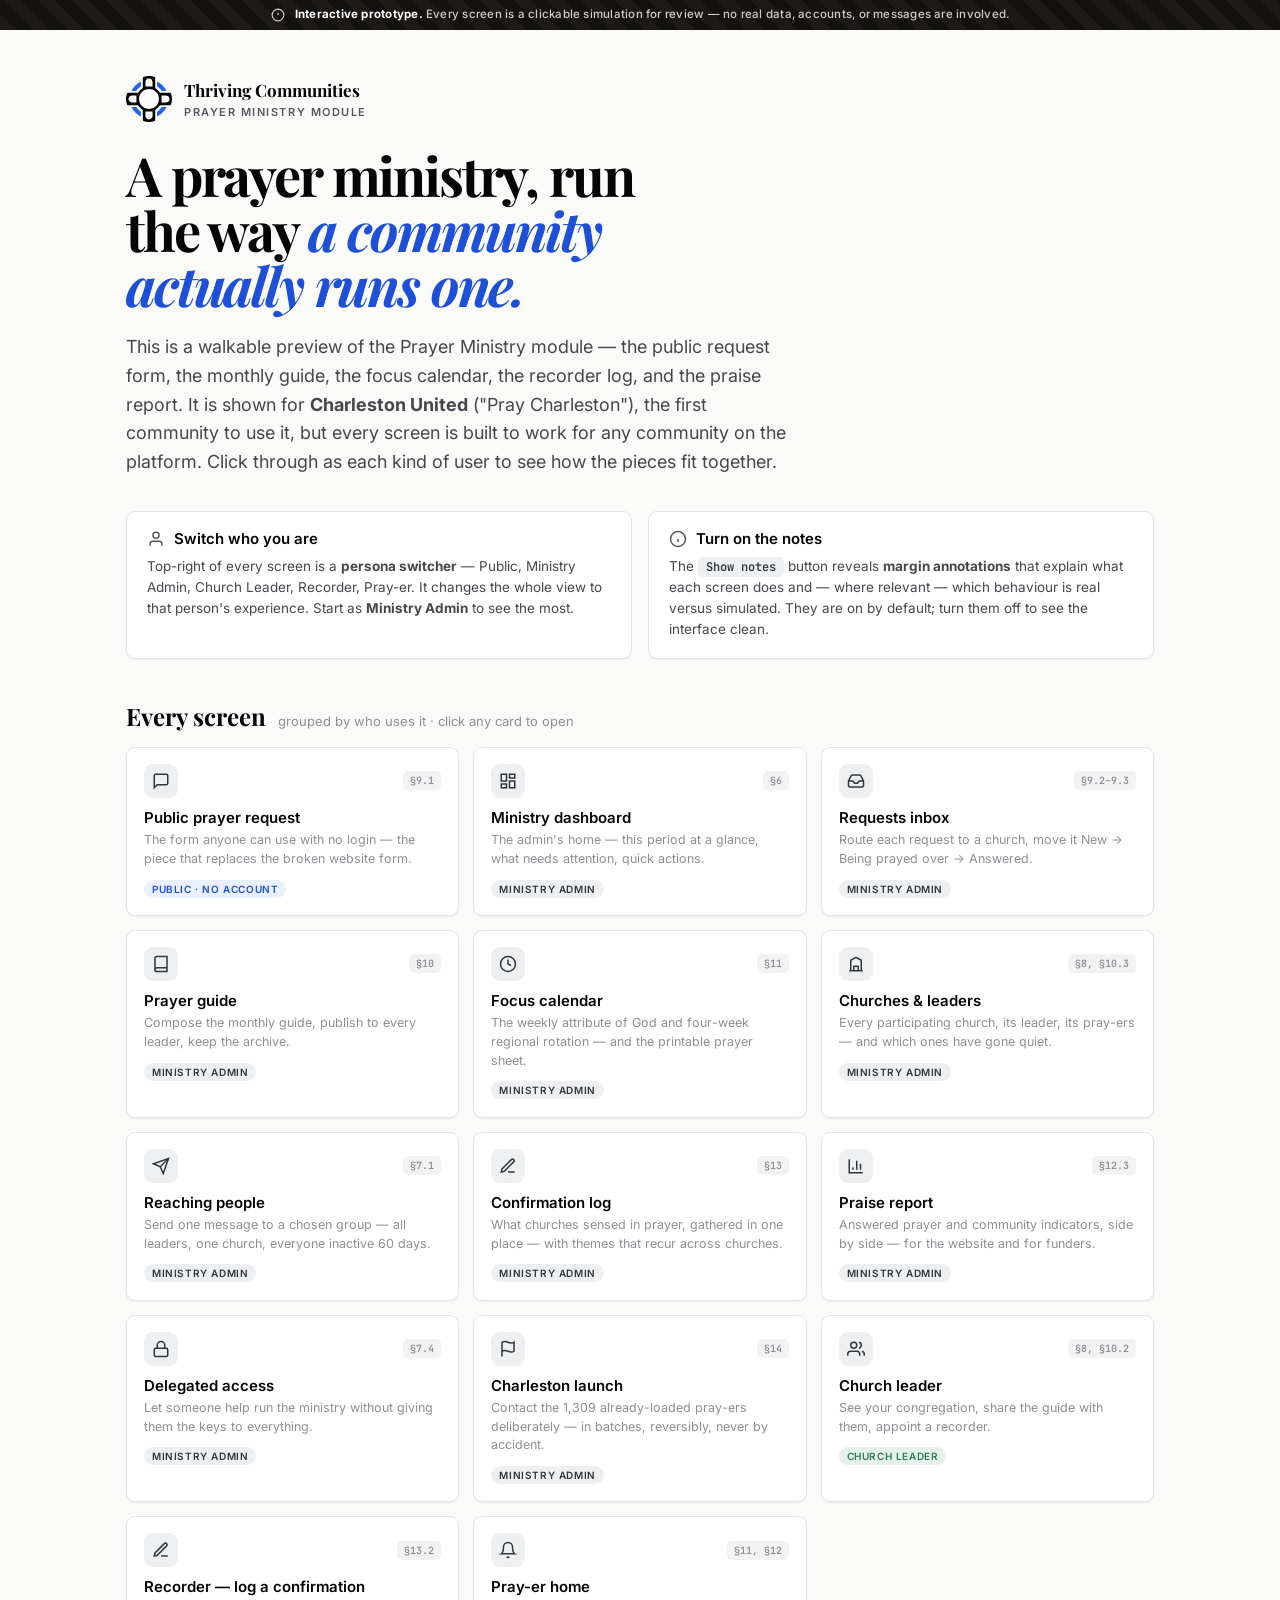
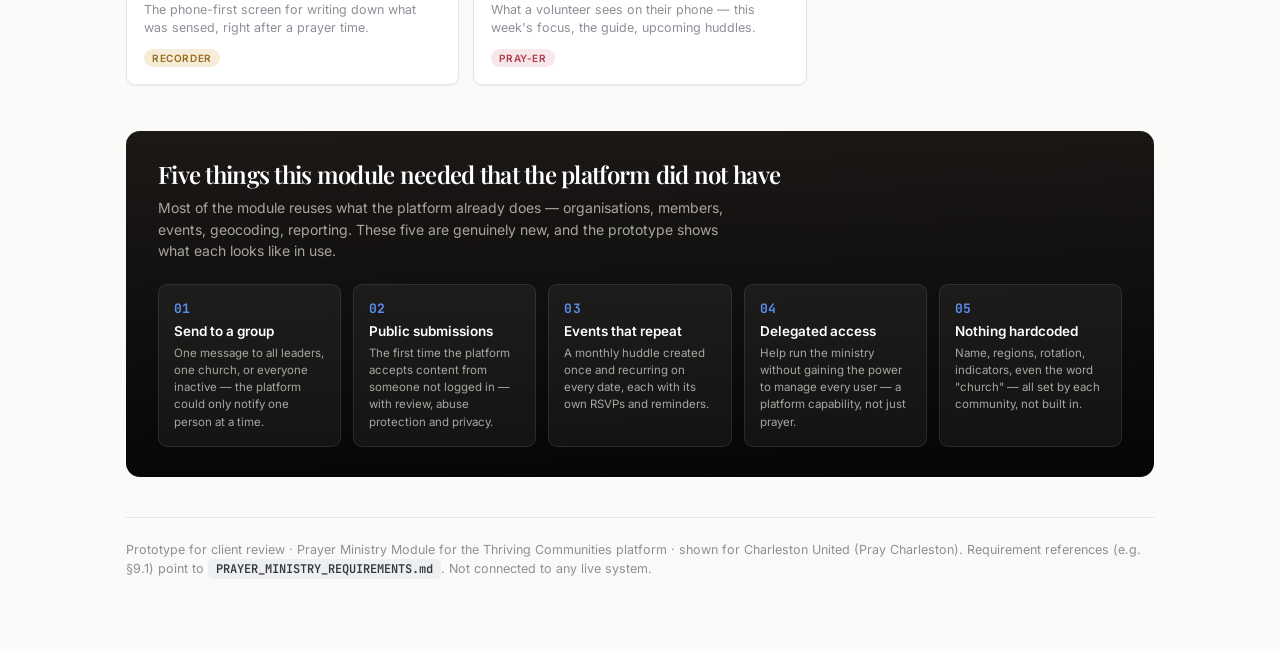
<file: index.html>
<!DOCTYPE html>
<html lang="en">
<head>
<meta charset="utf-8">
<meta name="viewport" content="width=device-width, initial-scale=1">
<meta name="robots" content="noindex, nofollow">
<title>Prayer Ministry Module — Interactive Prototype</title>
<link rel="stylesheet" href="assets/app.css">
<style>
  .cover { max-width: 1080px; margin: 0 auto; padding: 46px 26px 70px; }
  .cover__kicker { display:flex; align-items:center; gap:12px; }
  .cover__kicker .mk { width:46px;height:46px;flex:none;background:url(assets/icon_mark_color.svg) center/contain no-repeat;color:transparent;font-size:0;}
  .cover h1 { font-family:var(--serif); font-weight:700; font-size:clamp(34px,5vw,54px); letter-spacing:-.04em; line-height:1.02; margin:26px 0 0; max-width:16ch; }
  .cover h1 em { font-style: italic; color: var(--klein-deep); }
  .cover__lede { font-size:18px; color:var(--ink-soft); max-width:60ch; margin-top:20px; line-height:1.6; }
  .howto { display:grid; grid-template-columns:1fr 1fr; gap:16px; margin-top:34px; }
  .howto__card { border:1px solid var(--line); background:var(--surface); border-radius:var(--r); padding:18px 20px; box-shadow:var(--shadow-sm); }
  .howto__card h3 { font-size:15px; display:flex; align-items:center; gap:9px; }
  .howto__card p { font-size:13.5px; color:var(--ink-soft); margin-top:8px; }
  .kbd { font:600 12px var(--mono); background:var(--amethyst-wash); color:var(--amethyst-deep); padding:2px 8px; border-radius:5px; }
  .maplabel { display:flex; align-items:baseline; gap:12px; margin:44px 0 4px; }
  .maplabel h2 { font-family:var(--serif); font-size:24px; font-weight:700; }
  .maplabel span { font-size:13px; color:var(--ink-faint); }
  .screens { display:grid; grid-template-columns:repeat(3,1fr); gap:14px; margin-top:16px; }
  .screen { display:block; border:1px solid var(--line); background:var(--surface); border-radius:var(--r); padding:16px 17px; box-shadow:var(--shadow-sm); transition:border-color .14s, box-shadow .14s, transform .08s; }
  .screen:hover { border-color:var(--amethyst); box-shadow:var(--shadow); transform:translateY(-2px); }
  .screen__top { display:flex; align-items:center; justify-content:space-between; margin-bottom:11px; }
  .screen__ico { width:34px;height:34px;border-radius:9px;background:var(--amethyst-wash);color:var(--amethyst-deep);display:grid;place-items:center; }
  .screen__ico svg { width:18px;height:18px; }
  .screen__ref { font:600 10px var(--mono); color:var(--ink-faint); background:var(--vellum); padding:3px 7px; border-radius:5px; }
  .screen h3 { font-size:15px; }
  .screen p { font-size:12.5px; color:var(--ink-faint); margin-top:5px; line-height:1.5; }
  .persona-chip { display:inline-block; font:600 10px/1 var(--sans); letter-spacing:.06em; text-transform:uppercase; padding:4px 8px; border-radius:20px; margin-top:11px; }
  .pc-public{background:var(--klein-wash);color:var(--klein-deep);} .pc-admin{background:var(--amethyst-wash);color:var(--amethyst-deep);}
  .pc-leader{background:var(--sage-wash);color:var(--sage);} .pc-recorder{background:var(--amber-wash);color:var(--amber);} .pc-prayer{background:var(--rose-wash);color:var(--rose);}
  .foundations { background:linear-gradient(178deg,#1C1917,#050505); color:#E7E6E3; border-radius:var(--r-lg); padding:30px 32px; margin-top:46px; }
  .foundations h2 { font-family:var(--serif); color:#fff; font-size:24px; letter-spacing:-.03em; }
  .foundations > p { color:#A8A6A2; max-width:64ch; margin-top:8px; font-size:14px; }
  .fgrid { display:grid; grid-template-columns:repeat(5,1fr); gap:12px; margin-top:22px; }
  .fitem { background:rgba(255,255,255,.05); border:1px solid rgba(255,255,255,.09); border-radius:var(--r); padding:15px; }
  .fitem .n { font:700 13px var(--mono); color:#5B8DEF; letter-spacing:.02em; }
  .fitem h4 { color:#fff; font-size:13.5px; margin:7px 0 5px; }
  .fitem p { color:#A8A6A2; font-size:11.5px; line-height:1.5; }
  .footnote { margin-top:40px; padding-top:22px; border-top:1px solid var(--line); font-size:12.5px; color:var(--ink-faint); }
  @media (max-width:860px){ .howto,.screens,.fgrid{grid-template-columns:1fr;} .fgrid{grid-template-columns:1fr 1fr;} }
</style>
</head>
<body>
<div class="simbar">
  <svg viewBox="0 0 24 24" fill="none" stroke="currentColor" stroke-width="2"><circle cx="12" cy="12" r="10"/><path d="M12 8v4M12 16h.01"/></svg>
  <span><b>Interactive prototype.</b> Every screen is a clickable simulation for review — no real data, accounts, or messages are involved.</span>
</div>

<div class="cover">
  <div class="cover__kicker">
    <div class="mk">✦</div>
    <div>
      <div style="font-family:var(--serif);font-weight:700;font-size:17px;">Thriving Communities</div>
      <div class="eyebrow eyebrow--amethyst" style="margin-top:2px;">Prayer Ministry Module</div>
    </div>
  </div>

  <h1>A prayer ministry, run the way <em>a community actually runs one.</em></h1>
  <p class="cover__lede">
    This is a walkable preview of the Prayer Ministry module — the public request form, the monthly guide,
    the focus calendar, the recorder log, and the praise report. It is shown for <b>Charleston United</b>
    ("Pray Charleston"), the first community to use it, but every screen is built to work for any community
    on the platform. Click through as each kind of user to see how the pieces fit together.
  </p>

  <div class="howto">
    <div class="howto__card">
      <h3><svg width="18" height="18" viewBox="0 0 24 24" fill="none" stroke="var(--amethyst)" stroke-width="2"><path d="M20 21v-2a4 4 0 0 0-4-4H8a4 4 0 0 0-4 4v2"/><circle cx="12" cy="7" r="4"/></svg> Switch who you are</h3>
      <p>Top-right of every screen is a <b>persona switcher</b> — Public, Ministry Admin, Church Leader, Recorder, Pray-er. It changes the whole view to that person's experience. Start as <b>Ministry Admin</b> to see the most.</p>
    </div>
    <div class="howto__card">
      <h3><svg width="18" height="18" viewBox="0 0 24 24" fill="none" stroke="var(--amethyst)" stroke-width="2"><circle cx="12" cy="12" r="10"/><path d="M12 16v-4M12 8h.01"/></svg> Turn on the notes</h3>
      <p>The <span class="kbd">Show notes</span> button reveals <b>margin annotations</b> that explain what each screen does and — where relevant — which behaviour is real versus simulated. They are on by default; turn them off to see the interface clean.</p>
    </div>
  </div>

  <div class="maplabel"><h2>Every screen</h2><span>grouped by who uses it · click any card to open</span></div>

  <div class="screens">
    <a class="screen" href="public-request.html">
      <div class="screen__top"><div class="screen__ico"><svg viewBox="0 0 24 24" fill="none" stroke="currentColor" stroke-width="2"><path d="M21 15a2 2 0 0 1-2 2H7l-4 4V5a2 2 0 0 1 2-2h14a2 2 0 0 1 2 2z"/></svg></div><span class="screen__ref">§9.1</span></div>
      <h3>Public prayer request</h3>
      <p>The form anyone can use with no login — the piece that replaces the broken website form.</p>
      <span class="persona-chip pc-public">Public · no account</span>
    </a>

    <a class="screen" href="admin-dashboard.html">
      <div class="screen__top"><div class="screen__ico"><svg viewBox="0 0 24 24" fill="none" stroke="currentColor" stroke-width="2"><rect x="3" y="3" width="7" height="9"/><rect x="14" y="3" width="7" height="5"/><rect x="14" y="12" width="7" height="9"/><rect x="3" y="16" width="7" height="5"/></svg></div><span class="screen__ref">§6</span></div>
      <h3>Ministry dashboard</h3>
      <p>The admin's home — this period at a glance, what needs attention, quick actions.</p>
      <span class="persona-chip pc-admin">Ministry Admin</span>
    </a>

    <a class="screen" href="admin-requests.html">
      <div class="screen__top"><div class="screen__ico"><svg viewBox="0 0 24 24" fill="none" stroke="currentColor" stroke-width="2"><path d="M22 12h-6l-2 3h-4l-2-3H2"/><path d="M5.45 5.11L2 12v6a2 2 0 0 0 2 2h16a2 2 0 0 0 2-2v-6l-3.45-6.89A2 2 0 0 0 16.76 4H7.24a2 2 0 0 0-1.79 1.11z"/></svg></div><span class="screen__ref">§9.2–9.3</span></div>
      <h3>Requests inbox</h3>
      <p>Route each request to a church, move it New → Being prayed over → Answered.</p>
      <span class="persona-chip pc-admin">Ministry Admin</span>
    </a>

    <a class="screen" href="admin-guide.html">
      <div class="screen__top"><div class="screen__ico"><svg viewBox="0 0 24 24" fill="none" stroke="currentColor" stroke-width="2"><path d="M4 19.5A2.5 2.5 0 0 1 6.5 17H20"/><path d="M6.5 2H20v20H6.5A2.5 2.5 0 0 1 4 19.5v-15A2.5 2.5 0 0 1 6.5 2z"/></svg></div><span class="screen__ref">§10</span></div>
      <h3>Prayer guide</h3>
      <p>Compose the monthly guide, publish to every leader, keep the archive.</p>
      <span class="persona-chip pc-admin">Ministry Admin</span>
    </a>

    <a class="screen" href="admin-focus.html">
      <div class="screen__top"><div class="screen__ico"><svg viewBox="0 0 24 24" fill="none" stroke="currentColor" stroke-width="2"><circle cx="12" cy="12" r="10"/><path d="M12 6v6l4 2"/></svg></div><span class="screen__ref">§11</span></div>
      <h3>Focus calendar</h3>
      <p>The weekly attribute of God and four-week regional rotation — and the printable prayer sheet.</p>
      <span class="persona-chip pc-admin">Ministry Admin</span>
    </a>

    <a class="screen" href="admin-churches.html">
      <div class="screen__top"><div class="screen__ico"><svg viewBox="0 0 24 24" fill="none" stroke="currentColor" stroke-width="2"><path d="M3 21h18"/><path d="M5 21V7l7-4 7 4v14"/><path d="M9 21v-6h6v6"/></svg></div><span class="screen__ref">§8, §10.3</span></div>
      <h3>Churches &amp; leaders</h3>
      <p>Every participating church, its leader, its pray-ers — and which ones have gone quiet.</p>
      <span class="persona-chip pc-admin">Ministry Admin</span>
    </a>

    <a class="screen" href="admin-messaging.html">
      <div class="screen__top"><div class="screen__ico"><svg viewBox="0 0 24 24" fill="none" stroke="currentColor" stroke-width="2"><path d="M22 2L11 13"/><path d="M22 2l-7 20-4-9-9-4 20-7z"/></svg></div><span class="screen__ref">§7.1</span></div>
      <h3>Reaching people</h3>
      <p>Send one message to a chosen group — all leaders, one church, everyone inactive 60 days.</p>
      <span class="persona-chip pc-admin">Ministry Admin</span>
    </a>

    <a class="screen" href="admin-confirmations.html">
      <div class="screen__top"><div class="screen__ico"><svg viewBox="0 0 24 24" fill="none" stroke="currentColor" stroke-width="2"><path d="M12 20h9"/><path d="M16.5 3.5a2.12 2.12 0 0 1 3 3L7 19l-4 1 1-4L16.5 3.5z"/></svg></div><span class="screen__ref">§13</span></div>
      <h3>Confirmation log</h3>
      <p>What churches sensed in prayer, gathered in one place — with themes that recur across churches.</p>
      <span class="persona-chip pc-admin">Ministry Admin</span>
    </a>

    <a class="screen" href="admin-praise.html">
      <div class="screen__top"><div class="screen__ico"><svg viewBox="0 0 24 24" fill="none" stroke="currentColor" stroke-width="2"><path d="M3 3v18h18"/><path d="M18 17V9M13 17V5M8 17v-3"/></svg></div><span class="screen__ref">§12.3</span></div>
      <h3>Praise report</h3>
      <p>Answered prayer and community indicators, side by side — for the website and for funders.</p>
      <span class="persona-chip pc-admin">Ministry Admin</span>
    </a>

    <a class="screen" href="admin-access.html">
      <div class="screen__top"><div class="screen__ico"><svg viewBox="0 0 24 24" fill="none" stroke="currentColor" stroke-width="2"><rect x="3" y="11" width="18" height="11" rx="2"/><path d="M7 11V7a5 5 0 0 1 10 0v4"/></svg></div><span class="screen__ref">§7.4</span></div>
      <h3>Delegated access</h3>
      <p>Let someone help run the ministry without giving them the keys to everything.</p>
      <span class="persona-chip pc-admin">Ministry Admin</span>
    </a>

    <a class="screen" href="admin-charleston.html">
      <div class="screen__top"><div class="screen__ico"><svg viewBox="0 0 24 24" fill="none" stroke="currentColor" stroke-width="2"><path d="M4 15s1-1 4-1 5 2 8 2 4-1 4-1V3s-1 1-4 1-5-2-8-2-4 1-4 1z"/><path d="M4 22v-7"/></svg></div><span class="screen__ref">§14</span></div>
      <h3>Charleston launch</h3>
      <p>Contact the 1,309 already-loaded pray-ers deliberately — in batches, reversibly, never by accident.</p>
      <span class="persona-chip pc-admin">Ministry Admin</span>
    </a>

    <a class="screen" href="leader.html">
      <div class="screen__top"><div class="screen__ico"><svg viewBox="0 0 24 24" fill="none" stroke="currentColor" stroke-width="2"><path d="M17 21v-2a4 4 0 0 0-4-4H5a4 4 0 0 0-4 4v2"/><circle cx="9" cy="7" r="4"/><path d="M23 21v-2a4 4 0 0 0-3-3.87M16 3.13a4 4 0 0 1 0 7.75"/></svg></div><span class="screen__ref">§8, §10.2</span></div>
      <h3>Church leader</h3>
      <p>See your congregation, share the guide with them, appoint a recorder.</p>
      <span class="persona-chip pc-leader">Church Leader</span>
    </a>

    <a class="screen" href="recorder.html">
      <div class="screen__top"><div class="screen__ico"><svg viewBox="0 0 24 24" fill="none" stroke="currentColor" stroke-width="2"><path d="M12 20h9"/><path d="M16.5 3.5a2.12 2.12 0 0 1 3 3L7 19l-4 1 1-4L16.5 3.5z"/></svg></div><span class="screen__ref">§13.2</span></div>
      <h3>Recorder — log a confirmation</h3>
      <p>The phone-first screen for writing down what was sensed, right after a prayer time.</p>
      <span class="persona-chip pc-recorder">Recorder</span>
    </a>

    <a class="screen" href="prayer.html">
      <div class="screen__top"><div class="screen__ico"><svg viewBox="0 0 24 24" fill="none" stroke="currentColor" stroke-width="2"><path d="M18 8A6 6 0 0 0 6 8c0 7-3 9-3 9h18s-3-2-3-9"/><path d="M13.73 21a2 2 0 0 1-3.46 0"/></svg></div><span class="screen__ref">§11, §12</span></div>
      <h3>Pray-er home</h3>
      <p>What a volunteer sees on their phone — this week's focus, the guide, upcoming huddles.</p>
      <span class="persona-chip pc-prayer">Pray-er</span>
    </a>
  </div>

  <div class="foundations">
    <h2>Five things this module needed that the platform did not have</h2>
    <p>Most of the module reuses what the platform already does — organisations, members, events, geocoding, reporting. These five are genuinely new, and the prototype shows what each looks like in use.</p>
    <div class="fgrid">
      <div class="fitem"><div class="n">01</div><h4>Send to a group</h4><p>One message to all leaders, one church, or everyone inactive — the platform could only notify one person at a time.</p></div>
      <div class="fitem"><div class="n">02</div><h4>Public submissions</h4><p>The first time the platform accepts content from someone not logged in — with review, abuse protection and privacy.</p></div>
      <div class="fitem"><div class="n">03</div><h4>Events that repeat</h4><p>A monthly huddle created once and recurring on every date, each with its own RSVPs and reminders.</p></div>
      <div class="fitem"><div class="n">04</div><h4>Delegated access</h4><p>Help run the ministry without gaining the power to manage every user — a platform capability, not just prayer.</p></div>
      <div class="fitem"><div class="n">05</div><h4>Nothing hardcoded</h4><p>Name, regions, rotation, indicators, even the word "church" — all set by each community, not built in.</p></div>
    </div>
  </div>

  <p class="footnote">
    Prototype for client review · Prayer Ministry Module for the Thriving Communities platform · shown for Charleston United (Pray Charleston).
    Requirement references (e.g. §9.1) point to <span class="kbd">PRAYER_MINISTRY_REQUIREMENTS.md</span>. Not connected to any live system.
  </p>
</div>
</body>
</html>
</file>
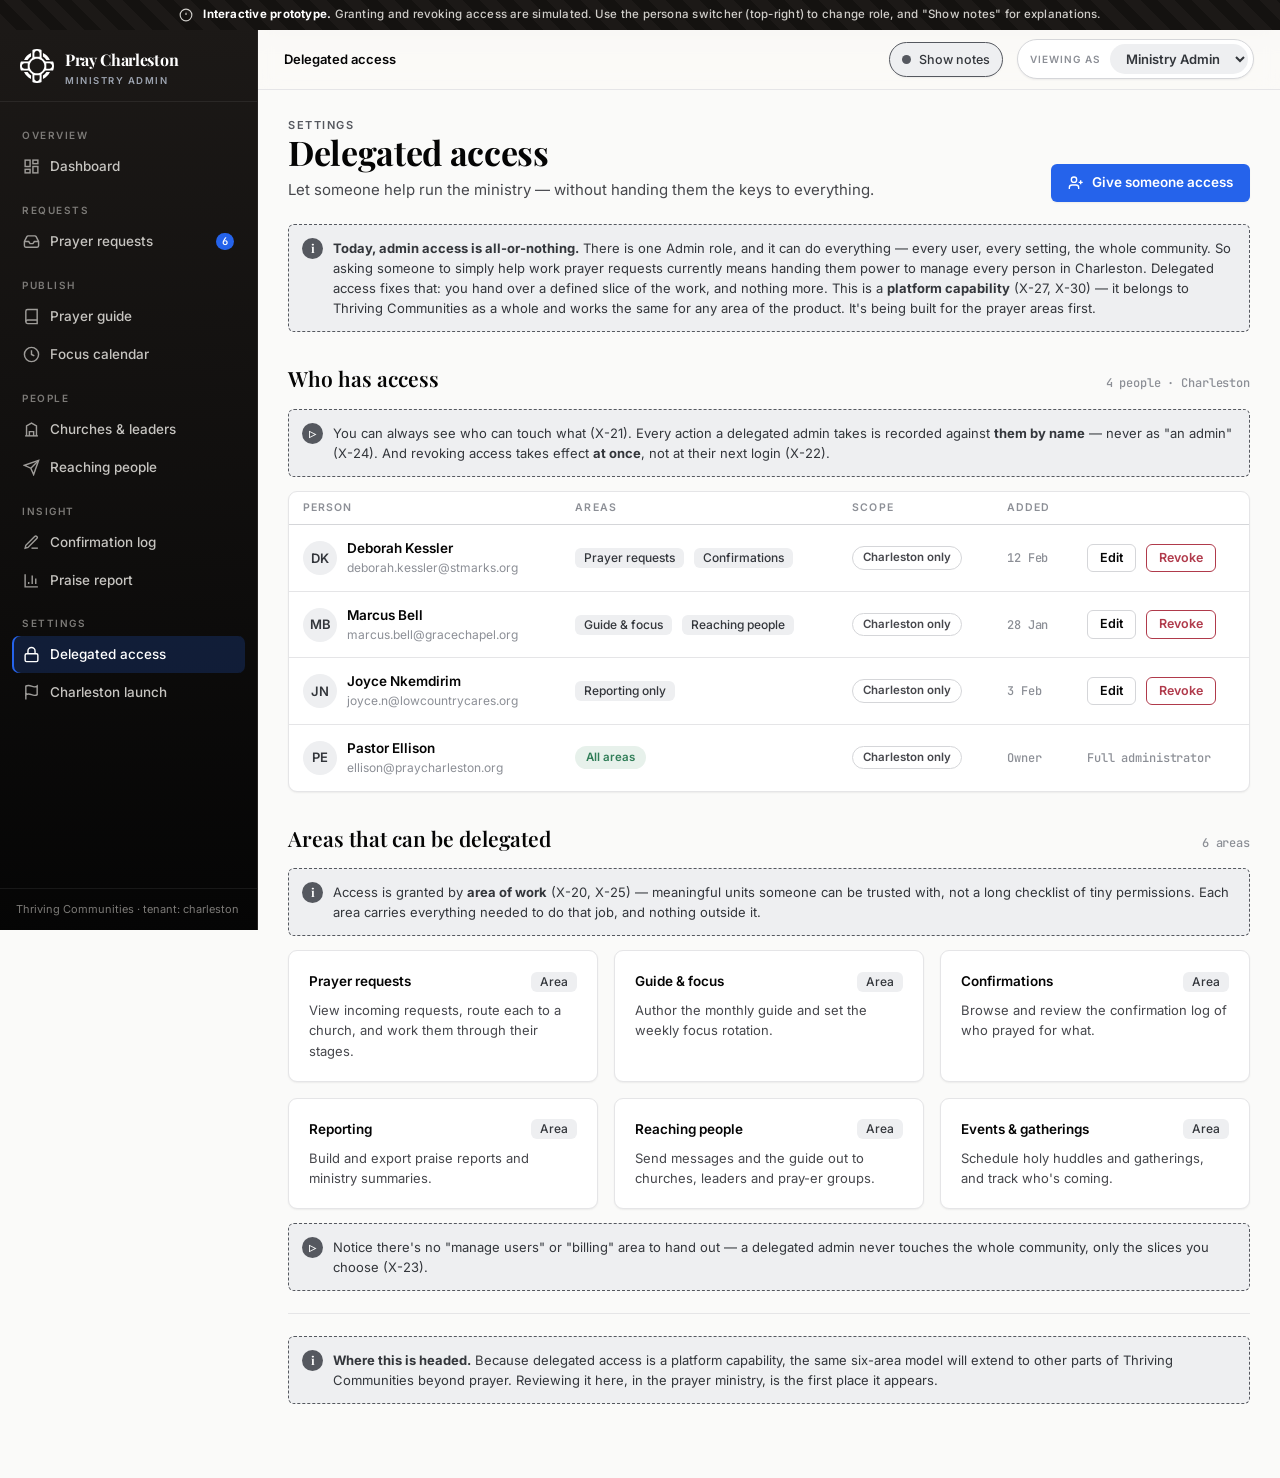
<file: admin-access.html>
<!DOCTYPE html>
<html lang="en">
<head>
<meta charset="utf-8">
<meta name="viewport" content="width=device-width, initial-scale=1">
<meta name="robots" content="noindex, nofollow">
<title>Delegated access — Pray Charleston</title>
<link rel="stylesheet" href="assets/app.css">
</head>
<body class="notes-on">
<div class="simbar">
  <svg viewBox="0 0 24 24" fill="none" stroke="currentColor" stroke-width="2"><circle cx="12" cy="12" r="10"/><path d="M12 8v4M12 16h.01"/></svg>
  <span><b>Interactive prototype.</b> Granting and revoking access are simulated. Use the persona switcher (top-right) to change role, and "Show notes" for explanations.</span>
</div>

<div class="app">
  <!-- ============ SIDEBAR (canonical — reused on all admin pages) ============ -->
  <aside class="sidebar">
    <div class="brand">
      <div class="brand__mark">✦</div>
      <div>
        <div class="brand__name">Pray Charleston</div>
        <div class="brand__sub">Ministry Admin</div>
      </div>
    </div>
    <nav class="nav">
      <div class="nav__group">
        <div class="nav__label">Overview</div>
        <a class="nav__item" href="admin-dashboard.html"><svg viewBox="0 0 24 24" fill="none" stroke="currentColor" stroke-width="2"><rect x="3" y="3" width="7" height="9"/><rect x="14" y="3" width="7" height="5"/><rect x="14" y="12" width="7" height="9"/><rect x="3" y="16" width="7" height="5"/></svg> Dashboard</a>
      </div>
      <div class="nav__group">
        <div class="nav__label">Requests</div>
        <a class="nav__item" href="admin-requests.html"><svg viewBox="0 0 24 24" fill="none" stroke="currentColor" stroke-width="2"><path d="M22 12h-6l-2 3h-4l-2-3H2"/><path d="M5.45 5.11L2 12v6a2 2 0 0 0 2 2h16a2 2 0 0 0 2-2v-6l-3.45-6.89A2 2 0 0 0 16.76 4H7.24a2 2 0 0 0-1.79 1.11z"/></svg> Prayer requests <span class="nav__badge">6</span></a>
      </div>
      <div class="nav__group">
        <div class="nav__label">Publish</div>
        <a class="nav__item" href="admin-guide.html"><svg viewBox="0 0 24 24" fill="none" stroke="currentColor" stroke-width="2"><path d="M4 19.5A2.5 2.5 0 0 1 6.5 17H20"/><path d="M6.5 2H20v20H6.5A2.5 2.5 0 0 1 4 19.5v-15A2.5 2.5 0 0 1 6.5 2z"/></svg> Prayer guide</a>
        <a class="nav__item" href="admin-focus.html"><svg viewBox="0 0 24 24" fill="none" stroke="currentColor" stroke-width="2"><circle cx="12" cy="12" r="10"/><path d="M12 6v6l4 2"/></svg> Focus calendar</a>
      </div>
      <div class="nav__group">
        <div class="nav__label">People</div>
        <a class="nav__item" href="admin-churches.html"><svg viewBox="0 0 24 24" fill="none" stroke="currentColor" stroke-width="2"><path d="M3 21h18"/><path d="M5 21V7l7-4 7 4v14"/><path d="M9 21v-6h6v6"/></svg> Churches &amp; leaders</a>
        <a class="nav__item" href="admin-messaging.html"><svg viewBox="0 0 24 24" fill="none" stroke="currentColor" stroke-width="2"><path d="M22 2L11 13"/><path d="M22 2l-7 20-4-9-9-4 20-7z"/></svg> Reaching people</a>
      </div>
      <div class="nav__group">
        <div class="nav__label">Insight</div>
        <a class="nav__item" href="admin-confirmations.html"><svg viewBox="0 0 24 24" fill="none" stroke="currentColor" stroke-width="2"><path d="M12 20h9"/><path d="M16.5 3.5a2.12 2.12 0 0 1 3 3L7 19l-4 1 1-4L16.5 3.5z"/></svg> Confirmation log</a>
        <a class="nav__item" href="admin-praise.html"><svg viewBox="0 0 24 24" fill="none" stroke="currentColor" stroke-width="2"><path d="M3 3v18h18"/><path d="M18 17V9M13 17V5M8 17v-3"/></svg> Praise report</a>
      </div>
      <div class="nav__group">
        <div class="nav__label">Settings</div>
        <a class="nav__item is-active" href="admin-access.html"><svg viewBox="0 0 24 24" fill="none" stroke="currentColor" stroke-width="2"><rect x="3" y="11" width="18" height="11" rx="2"/><path d="M7 11V7a5 5 0 0 1 10 0v4"/></svg> Delegated access</a>
        <a class="nav__item" href="admin-charleston.html"><svg viewBox="0 0 24 24" fill="none" stroke="currentColor" stroke-width="2"><path d="M4 15s1-1 4-1 5 2 8 2 4-1 4-1V3s-1 1-4 1-5-2-8-2-4 1-4 1z"/><path d="M4 22v-7"/></svg> Charleston launch</a>
      </div>
    </nav>
    <div class="nav__foot">Thriving Communities · tenant: charleston</div>
  </aside>

  <!-- ============ MAIN ============ -->
  <div class="main">
    <div class="topbar">
      <button class="menu-btn" data-menu-btn aria-label="Menu"><svg width="18" height="18" viewBox="0 0 24 24" fill="none" stroke="currentColor" stroke-width="2"><path d="M3 12h18M3 6h18M3 18h18"/></svg></button>
      <div class="topbar__crumb"><b>Delegated access</b></div>
      <div class="topbar__spacer"></div>
      <label class="notes-toggle" data-notes-toggle role="button" aria-pressed="true"><span class="dot"></span> Show notes</label>
      <div class="persona">
        <span class="persona__label">Viewing as</span>
        <select data-persona aria-label="Switch persona">
          <option value="public">Public</option>
          <option value="admin" selected>Ministry Admin</option>
          <option value="leader">Church Leader</option>
          <option value="recorder">Recorder</option>
          <option value="prayer">Pray-er</option>
        </select>
      </div>
    </div>

    <div class="content">
      <div class="page-head">
        <div class="page-head-row">
          <div>
            <div class="eyebrow eyebrow--amethyst">Settings</div>
            <h1 class="page-title">Delegated access</h1>
            <p class="page-sub">Let someone help run the ministry — without handing them the keys to everything.</p>
          </div>
          <div class="inline">
            <button class="btn btn--ministry" data-action="modal:grantModal"><svg viewBox="0 0 24 24" fill="none" stroke="currentColor" stroke-width="2"><path d="M16 21v-2a4 4 0 0 0-4-4H6a4 4 0 0 0-4 4v2"/><circle cx="9" cy="7" r="4"/><path d="M19 8v6M22 11h-6"/></svg> Give someone access</button>
          </div>
        </div>
      </div>

      <div class="note">
        <b>Today, admin access is all-or-nothing.</b> There is one Admin role, and it can do everything — every user, every setting, the whole community. So asking someone to simply help work prayer requests currently means handing them power to manage every person in Charleston. Delegated access fixes that: you hand over a defined slice of the work, and nothing more. This is a <b>platform capability</b> (X-27, X-30) — it belongs to Thriving Communities as a whole and works the same for any area of the product. It's being built for the prayer areas first.
      </div>

      <!-- ============ WHO HAS ACCESS ============ -->
      <div class="section">
        <div class="section__head">
          <div class="section__title">Who has access</div>
          <span class="meta">4 people · Charleston</span>
        </div>

        <div class="note note--sim">
          You can always see who can touch what (X-21). Every action a delegated admin takes is recorded against <b>them by name</b> — never as "an admin" (X-24). And revoking access takes effect <b>at once</b>, not at their next login (X-22).
        </div>

        <div class="table-wrap" style="margin-top:14px;">
          <table class="table">
            <thead>
              <tr>
                <th>Person</th>
                <th>Areas</th>
                <th>Scope</th>
                <th>Added</th>
                <th></th>
              </tr>
            </thead>
            <tbody>
              <tr>
                <td>
                  <div class="who">
                    <div class="avatar">DK</div>
                    <div>
                      <div class="who__name">Deborah Kessler</div>
                      <div class="who__meta">deborah.kessler@stmarks.org</div>
                    </div>
                  </div>
                </td>
                <td>
                  <div class="inline">
                    <span class="tag">Prayer requests</span>
                    <span class="tag">Confirmations</span>
                  </div>
                </td>
                <td><span class="pill pill--outline">Charleston only</span></td>
                <td class="meta">12 Feb</td>
                <td>
                  <div class="inline right">
                    <button class="btn btn--sm btn--ghost" data-action="modal:grantModal">Edit</button>
                    <button class="btn btn--sm btn--danger" data-action="toast:Access revoked — effective immediately">Revoke</button>
                  </div>
                </td>
              </tr>
              <tr>
                <td>
                  <div class="who">
                    <div class="avatar">MB</div>
                    <div>
                      <div class="who__name">Marcus Bell</div>
                      <div class="who__meta">marcus.bell@gracechapel.org</div>
                    </div>
                  </div>
                </td>
                <td>
                  <div class="inline">
                    <span class="tag">Guide &amp; focus</span>
                    <span class="tag">Reaching people</span>
                  </div>
                </td>
                <td><span class="pill pill--outline">Charleston only</span></td>
                <td class="meta">28 Jan</td>
                <td>
                  <div class="inline right">
                    <button class="btn btn--sm btn--ghost" data-action="modal:grantModal">Edit</button>
                    <button class="btn btn--sm btn--danger" data-action="toast:Access revoked — effective immediately">Revoke</button>
                  </div>
                </td>
              </tr>
              <tr>
                <td>
                  <div class="who">
                    <div class="avatar">JN</div>
                    <div>
                      <div class="who__name">Joyce Nkemdirim</div>
                      <div class="who__meta">joyce.n@lowcountrycares.org</div>
                    </div>
                  </div>
                </td>
                <td>
                  <div class="inline">
                    <span class="tag">Reporting only</span>
                  </div>
                </td>
                <td><span class="pill pill--outline">Charleston only</span></td>
                <td class="meta">3 Feb</td>
                <td>
                  <div class="inline right">
                    <button class="btn btn--sm btn--ghost" data-action="modal:grantModal">Edit</button>
                    <button class="btn btn--sm btn--danger" data-action="toast:Access revoked — effective immediately">Revoke</button>
                  </div>
                </td>
              </tr>
              <tr>
                <td>
                  <div class="who">
                    <div class="avatar">PE</div>
                    <div>
                      <div class="who__name">Pastor Ellison</div>
                      <div class="who__meta">ellison@praycharleston.org</div>
                    </div>
                  </div>
                </td>
                <td>
                  <span class="pill pill--active">All areas</span>
                </td>
                <td><span class="pill pill--outline">Charleston only</span></td>
                <td class="meta">Owner</td>
                <td>
                  <div class="inline right">
                    <span class="meta">Full administrator</span>
                  </div>
                </td>
              </tr>
            </tbody>
          </table>
        </div>
      </div>

      <!-- ============ AREAS THAT CAN BE DELEGATED ============ -->
      <div class="section">
        <div class="section__head">
          <div class="section__title">Areas that can be delegated</div>
          <span class="meta">6 areas</span>
        </div>

        <div class="note">
          Access is granted by <b>area of work</b> (X-20, X-25) — meaningful units someone can be trusted with, not a long checklist of tiny permissions. Each area carries everything needed to do that job, and nothing outside it.
        </div>

        <div class="grid grid--3" style="margin-top:14px;">
          <div class="card card--pad">
            <div class="between">
              <div class="who__name">Prayer requests</div>
              <span class="tag">Area</span>
            </div>
            <p class="soft" style="font-size:13px;margin-top:8px;">View incoming requests, route each to a church, and work them through their stages.</p>
          </div>
          <div class="card card--pad">
            <div class="between">
              <div class="who__name">Guide &amp; focus</div>
              <span class="tag">Area</span>
            </div>
            <p class="soft" style="font-size:13px;margin-top:8px;">Author the monthly guide and set the weekly focus rotation.</p>
          </div>
          <div class="card card--pad">
            <div class="between">
              <div class="who__name">Confirmations</div>
              <span class="tag">Area</span>
            </div>
            <p class="soft" style="font-size:13px;margin-top:8px;">Browse and review the confirmation log of who prayed for what.</p>
          </div>
          <div class="card card--pad">
            <div class="between">
              <div class="who__name">Reporting</div>
              <span class="tag">Area</span>
            </div>
            <p class="soft" style="font-size:13px;margin-top:8px;">Build and export praise reports and ministry summaries.</p>
          </div>
          <div class="card card--pad">
            <div class="between">
              <div class="who__name">Reaching people</div>
              <span class="tag">Area</span>
            </div>
            <p class="soft" style="font-size:13px;margin-top:8px;">Send messages and the guide out to churches, leaders and pray-er groups.</p>
          </div>
          <div class="card card--pad">
            <div class="between">
              <div class="who__name">Events &amp; gatherings</div>
              <span class="tag">Area</span>
            </div>
            <p class="soft" style="font-size:13px;margin-top:8px;">Schedule holy huddles and gatherings, and track who's coming.</p>
          </div>
        </div>

        <div class="note note--sim">
          Notice there's no "manage users" or "billing" area to hand out — a delegated admin never touches the whole community, only the slices you choose (X-23).
        </div>
      </div>

      <div class="divider"></div>

      <div class="note">
        <b>Where this is headed.</b> Because delegated access is a platform capability, the same six-area model will extend to other parts of Thriving Communities beyond prayer. Reviewing it here, in the prayer ministry, is the first place it appears.
      </div>
    </div>
  </div>
</div>

<!-- ============ GRANT MODAL ============ -->
<div class="modal" id="grantModal">
  <div class="modal__card">
    <div class="modal__head"><h3 class="serif" style="font-size:21px;">Give someone access</h3></div>
    <div class="modal__body">
      <p class="soft">Pick a person in your community, then choose the areas of work they can help with. Everything outside those areas stays off-limits.</p>

      <div class="field" style="margin-top:16px;">
        <label class="field__label">Person</label>
        <select class="select">
          <option>Deborah Kessler — St Mark's</option>
          <option>Marcus Bell — Grace Chapel</option>
          <option>Joyce Nkemdirim — Lowcountry Cares</option>
          <option>Angela Ruiz — Mount Pleasant Fellowship</option>
          <option>David Okafor — Summerville Community Church</option>
        </select>
        <div class="field__hint">Only people already part of the Charleston community can be chosen.</div>
      </div>

      <div class="field">
        <label class="field__label">Areas they can help with</label>
        <div class="stack" style="margin-top:4px;">
          <label class="check"><input type="checkbox" checked><span><span class="check__title">Prayer requests</span><span class="check__desc">View, route and work incoming requests.</span></span></label>
          <label class="check"><input type="checkbox"><span><span class="check__title">Guide &amp; focus</span><span class="check__desc">Author the guide and set the rotation.</span></span></label>
          <label class="check"><input type="checkbox"><span><span class="check__title">Confirmations</span><span class="check__desc">Browse and review the confirmation log.</span></span></label>
          <label class="check"><input type="checkbox"><span><span class="check__title">Reporting</span><span class="check__desc">Build and export praise reports.</span></span></label>
          <label class="check"><input type="checkbox"><span><span class="check__title">Reaching people</span><span class="check__desc">Send messages out to groups.</span></span></label>
          <label class="check"><input type="checkbox"><span><span class="check__title">Events &amp; gatherings</span><span class="check__desc">Schedule huddles and track RSVPs.</span></span></label>
        </div>
      </div>

      <div class="field">
        <label class="field__label">Scope</label>
        <div class="inline">
          <span class="pill pill--outline">Charleston only</span>
          <span class="meta">fixed — cannot be platform-wide</span>
        </div>
        <div class="field__hint">Access is always scoped to this one community. No delegated admin can ever act across other communities.</div>
      </div>

      <div class="note" style="margin-top:4px;">
        <b>What this person will not be able to do.</b> They cannot grant access to anyone else, and they cannot widen their own access beyond the areas you pick (X-26). Only a full administrator can do that.
      </div>

      <div class="note note--sim">
        <b>Simulated.</b> No access is actually changed. In production this takes effect at once and every later action is attributed to this person by name (X-22, X-24).
      </div>
    </div>
    <div class="modal__foot">
      <button class="btn btn--ghost" data-action="close">Cancel</button>
      <button class="btn btn--ministry" data-action="toast-close:Access granted to Deborah — Prayer requests">Grant access</button>
    </div>
  </div>
</div>

<script src="assets/app.js"></script>
</body>
</html>
</file>
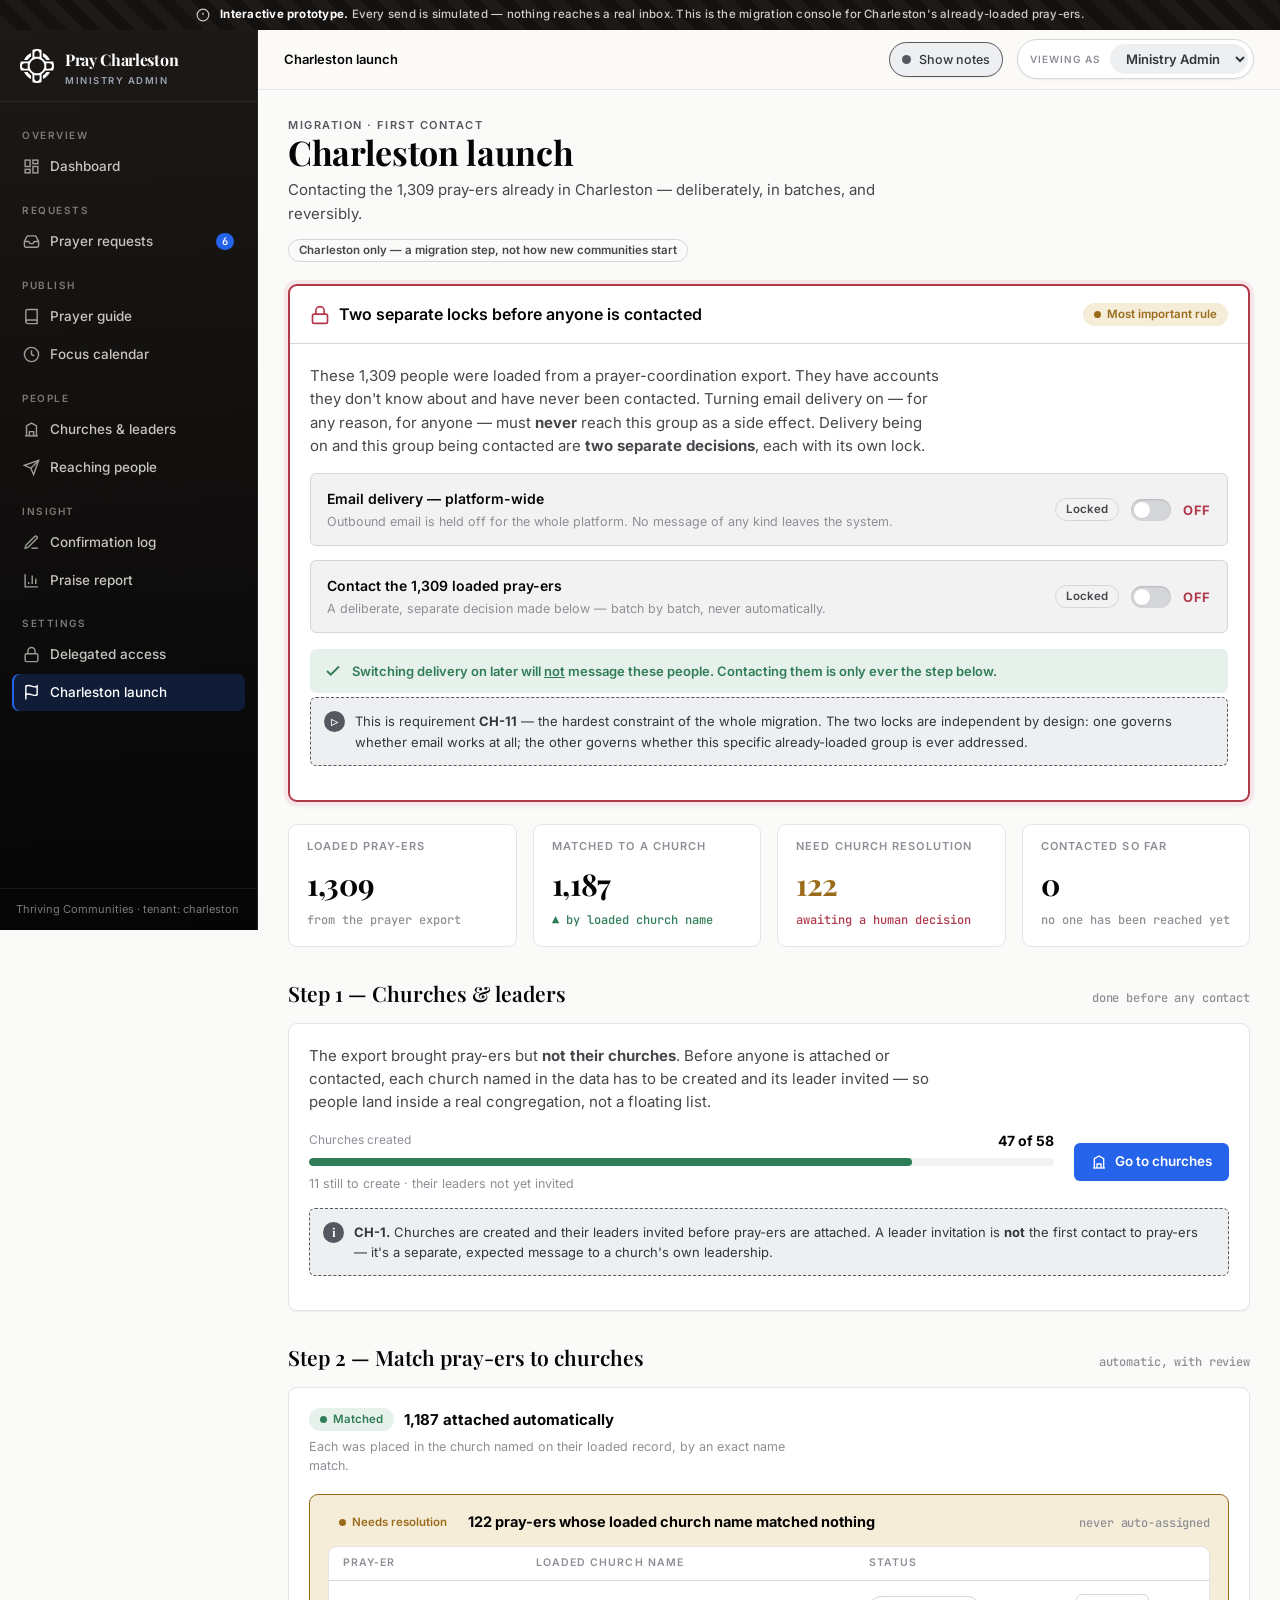
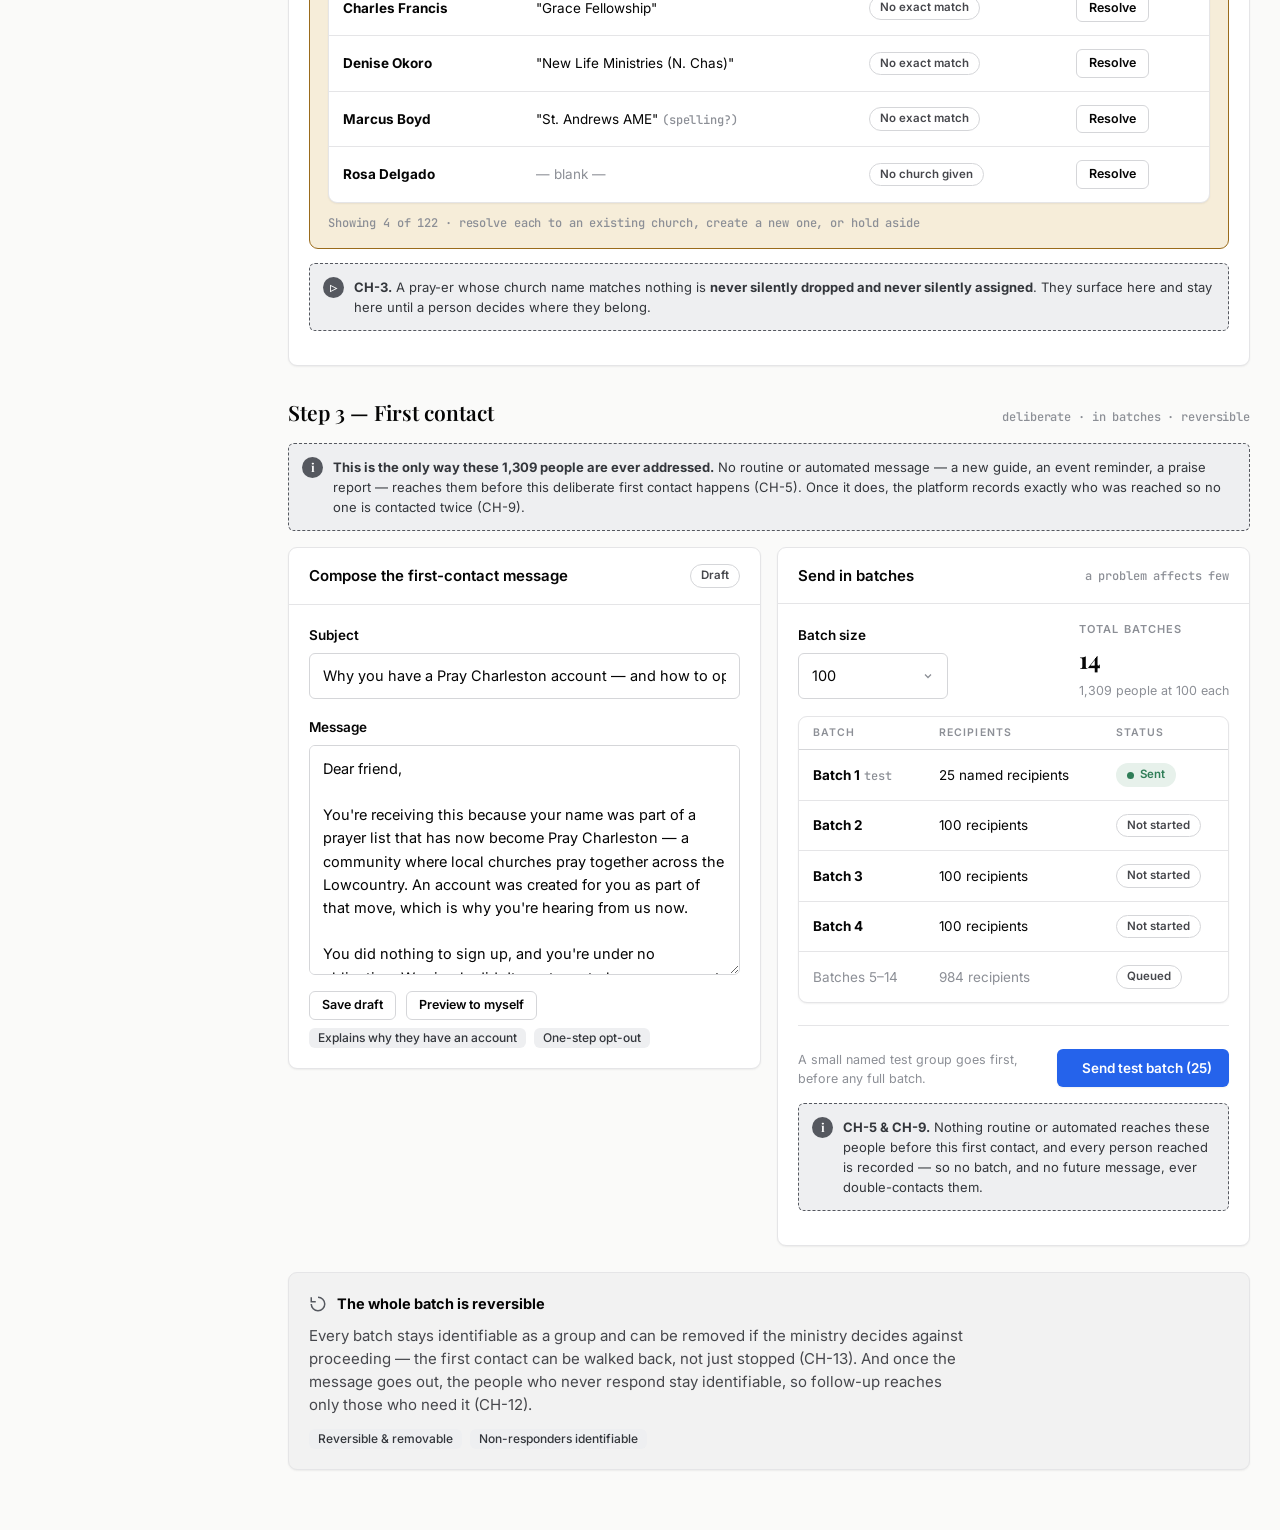
<file: admin-charleston.html>
<!DOCTYPE html>
<html lang="en">
<head>
<meta charset="utf-8">
<meta name="viewport" content="width=device-width, initial-scale=1">
<meta name="robots" content="noindex, nofollow">
<title>Charleston launch — Pray Charleston</title>
<link rel="stylesheet" href="assets/app.css">
</head>
<body class="notes-on">
<div class="simbar">
  <svg viewBox="0 0 24 24" fill="none" stroke="currentColor" stroke-width="2"><circle cx="12" cy="12" r="10"/><path d="M12 8v4M12 16h.01"/></svg>
  <span><b>Interactive prototype.</b> Every send is simulated — nothing reaches a real inbox. This is the migration console for Charleston's already-loaded pray-ers.</span>
</div>

<div class="app">
  <!-- ============ SIDEBAR (canonical — reused on all admin pages) ============ -->
  <aside class="sidebar">
    <div class="brand">
      <div class="brand__mark">✦</div>
      <div>
        <div class="brand__name">Pray Charleston</div>
        <div class="brand__sub">Ministry Admin</div>
      </div>
    </div>
    <nav class="nav">
      <div class="nav__group">
        <div class="nav__label">Overview</div>
        <a class="nav__item" href="admin-dashboard.html"><svg viewBox="0 0 24 24" fill="none" stroke="currentColor" stroke-width="2"><rect x="3" y="3" width="7" height="9"/><rect x="14" y="3" width="7" height="5"/><rect x="14" y="12" width="7" height="9"/><rect x="3" y="16" width="7" height="5"/></svg> Dashboard</a>
      </div>
      <div class="nav__group">
        <div class="nav__label">Requests</div>
        <a class="nav__item" href="admin-requests.html"><svg viewBox="0 0 24 24" fill="none" stroke="currentColor" stroke-width="2"><path d="M22 12h-6l-2 3h-4l-2-3H2"/><path d="M5.45 5.11L2 12v6a2 2 0 0 0 2 2h16a2 2 0 0 0 2-2v-6l-3.45-6.89A2 2 0 0 0 16.76 4H7.24a2 2 0 0 0-1.79 1.11z"/></svg> Prayer requests <span class="nav__badge">6</span></a>
      </div>
      <div class="nav__group">
        <div class="nav__label">Publish</div>
        <a class="nav__item" href="admin-guide.html"><svg viewBox="0 0 24 24" fill="none" stroke="currentColor" stroke-width="2"><path d="M4 19.5A2.5 2.5 0 0 1 6.5 17H20"/><path d="M6.5 2H20v20H6.5A2.5 2.5 0 0 1 4 19.5v-15A2.5 2.5 0 0 1 6.5 2z"/></svg> Prayer guide</a>
        <a class="nav__item" href="admin-focus.html"><svg viewBox="0 0 24 24" fill="none" stroke="currentColor" stroke-width="2"><circle cx="12" cy="12" r="10"/><path d="M12 6v6l4 2"/></svg> Focus calendar</a>
      </div>
      <div class="nav__group">
        <div class="nav__label">People</div>
        <a class="nav__item" href="admin-churches.html"><svg viewBox="0 0 24 24" fill="none" stroke="currentColor" stroke-width="2"><path d="M3 21h18"/><path d="M5 21V7l7-4 7 4v14"/><path d="M9 21v-6h6v6"/></svg> Churches &amp; leaders</a>
        <a class="nav__item" href="admin-messaging.html"><svg viewBox="0 0 24 24" fill="none" stroke="currentColor" stroke-width="2"><path d="M22 2L11 13"/><path d="M22 2l-7 20-4-9-9-4 20-7z"/></svg> Reaching people</a>
      </div>
      <div class="nav__group">
        <div class="nav__label">Insight</div>
        <a class="nav__item" href="admin-confirmations.html"><svg viewBox="0 0 24 24" fill="none" stroke="currentColor" stroke-width="2"><path d="M12 20h9"/><path d="M16.5 3.5a2.12 2.12 0 0 1 3 3L7 19l-4 1 1-4L16.5 3.5z"/></svg> Confirmation log</a>
        <a class="nav__item" href="admin-praise.html"><svg viewBox="0 0 24 24" fill="none" stroke="currentColor" stroke-width="2"><path d="M3 3v18h18"/><path d="M18 17V9M13 17V5M8 17v-3"/></svg> Praise report</a>
      </div>
      <div class="nav__group">
        <div class="nav__label">Settings</div>
        <a class="nav__item" href="admin-access.html"><svg viewBox="0 0 24 24" fill="none" stroke="currentColor" stroke-width="2"><rect x="3" y="11" width="18" height="11" rx="2"/><path d="M7 11V7a5 5 0 0 1 10 0v4"/></svg> Delegated access</a>
        <a class="nav__item is-active" href="admin-charleston.html"><svg viewBox="0 0 24 24" fill="none" stroke="currentColor" stroke-width="2"><path d="M4 15s1-1 4-1 5 2 8 2 4-1 4-1V3s-1 1-4 1-5-2-8-2-4 1-4 1z"/><path d="M4 22v-7"/></svg> Charleston launch</a>
      </div>
    </nav>
    <div class="nav__foot">Thriving Communities · tenant: charleston</div>
  </aside>

  <!-- ============ MAIN ============ -->
  <div class="main">
    <div class="topbar">
      <button class="menu-btn" data-menu-btn aria-label="Menu"><svg width="18" height="18" viewBox="0 0 24 24" fill="none" stroke="currentColor" stroke-width="2"><path d="M3 12h18M3 6h18M3 18h18"/></svg></button>
      <div class="topbar__crumb"><b>Charleston launch</b></div>
      <div class="topbar__spacer"></div>
      <label class="notes-toggle" data-notes-toggle role="button" aria-pressed="true"><span class="dot"></span> Show notes</label>
      <div class="persona">
        <span class="persona__label">Viewing as</span>
        <select data-persona aria-label="Switch persona">
          <option value="public">Public</option>
          <option value="admin" selected>Ministry Admin</option>
          <option value="leader">Church Leader</option>
          <option value="recorder">Recorder</option>
          <option value="prayer">Pray-er</option>
        </select>
      </div>
    </div>

    <div class="content">
      <div class="page-head">
        <div class="page-head-row">
          <div>
            <div class="eyebrow eyebrow--amethyst">Migration · first contact</div>
            <h1 class="page-title">Charleston launch</h1>
            <p class="page-sub">Contacting the 1,309 pray-ers already in Charleston — deliberately, in batches, and reversibly.</p>
            <div style="margin-top:12px;"><span class="pill pill--outline">Charleston only — a migration step, not how new communities start</span></div>
          </div>
        </div>
      </div>

      <!-- ============ THE HEADLINE SAFETY CARD (CH-11) ============ -->
      <div class="card" style="border:2px solid var(--rose); box-shadow:0 0 0 4px var(--rose-wash), var(--shadow); margin-top:6px;">
        <div class="card__head" style="border-bottom-color:var(--line-strong);">
          <div class="inline" style="gap:9px;">
            <svg viewBox="0 0 24 24" width="20" height="20" fill="none" stroke="var(--rose)" stroke-width="2"><rect x="3" y="11" width="18" height="11" rx="2"/><path d="M7 11V7a5 5 0 0 1 10 0v4"/></svg>
            <div class="card__title" style="font-size:16px;">Two separate locks before anyone is contacted</div>
          </div>
          <span class="pill pill--urgent"><span class="pdot"></span>Most important rule</span>
        </div>
        <div class="card__body">
          <p class="soft" style="margin-bottom:16px; max-width:70ch;">
            These 1,309 people were loaded from a prayer-coordination export. They have accounts they don't know about
            and have never been contacted. Turning email delivery on — for any reason, for anyone — must
            <b>never</b> reach this group as a side effect. Delivery being on and this group being contacted are
            <b>two separate decisions</b>, each with its own lock.
          </p>

          <div class="stack">
            <!-- Lock 1 -->
            <div class="between" style="border:1px solid var(--line-strong); border-radius:var(--r-sm); padding:14px 16px; background:var(--vellum);">
              <div style="min-width:0;">
                <div class="row__title">Email delivery — platform-wide</div>
                <div class="row__sub">Outbound email is held off for the whole platform. No message of any kind leaves the system.</div>
              </div>
              <div class="inline" style="gap:12px; flex:none;">
                <span class="pill pill--outline">Locked</span>
                <span aria-hidden="true" style="display:inline-flex; width:40px; height:22px; border-radius:20px; background:var(--line-strong); padding:3px; box-shadow:inset 0 1px 2px rgba(5,5,5,.15);"><span style="width:16px; height:16px; border-radius:50%; background:#fff; box-shadow:var(--shadow-sm);"></span></span>
                <b style="font-size:13px; color:var(--rose); letter-spacing:.04em;">OFF</b>
              </div>
            </div>
            <!-- Lock 2 -->
            <div class="between" style="border:1px solid var(--line-strong); border-radius:var(--r-sm); padding:14px 16px; background:var(--vellum);">
              <div style="min-width:0;">
                <div class="row__title">Contact the 1,309 loaded pray-ers</div>
                <div class="row__sub">A deliberate, separate decision made below — batch by batch, never automatically.</div>
              </div>
              <div class="inline" style="gap:12px; flex:none;">
                <span class="pill pill--outline">Locked</span>
                <span aria-hidden="true" style="display:inline-flex; width:40px; height:22px; border-radius:20px; background:var(--line-strong); padding:3px; box-shadow:inset 0 1px 2px rgba(5,5,5,.15);"><span style="width:16px; height:16px; border-radius:50%; background:#fff; box-shadow:var(--shadow-sm);"></span></span>
                <b style="font-size:13px; color:var(--rose); letter-spacing:.04em;">OFF</b>
              </div>
            </div>
          </div>

          <div class="inline" style="margin-top:16px; gap:10px; padding:12px 14px; background:var(--sage-wash); border-radius:var(--r-sm);">
            <svg viewBox="0 0 24 24" width="18" height="18" fill="none" stroke="var(--sage)" stroke-width="2.5"><path d="M20 6L9 17l-5-5"/></svg>
            <span style="font-size:13px; color:var(--sage); font-weight:600;">Switching delivery on later will <u>not</u> message these people. Contacting them is only ever the step below.</span>
          </div>

          <div class="note note--sim" style="margin-top:4px;">
            This is requirement <b>CH-11</b> — the hardest constraint of the whole migration. The two locks are
            independent by design: one governs whether email works at all; the other governs whether this specific
            already-loaded group is ever addressed.
          </div>
        </div>
      </div>

      <!-- ============ STATS ============ -->
      <div class="grid grid--4" style="margin-top:22px;">
        <div class="stat">
          <div class="stat__label">Loaded pray-ers</div>
          <div class="stat__value">1,309</div>
          <div class="stat__delta flat">from the prayer export</div>
        </div>
        <div class="stat">
          <div class="stat__label">Matched to a church</div>
          <div class="stat__value">1,187</div>
          <div class="stat__delta up">▲ by loaded church name</div>
        </div>
        <div class="stat">
          <div class="stat__label">Need church resolution</div>
          <div class="stat__value" style="color:var(--amber)">122</div>
          <div class="stat__delta down">awaiting a human decision</div>
        </div>
        <div class="stat">
          <div class="stat__label">Contacted so far</div>
          <div class="stat__value">0</div>
          <div class="stat__delta flat">no one has been reached yet</div>
        </div>
      </div>

      <!-- ============ STEP 1 — CHURCHES & LEADERS (CH-1) ============ -->
      <div class="section">
        <div class="section__head">
          <div class="section__title">Step 1 — Churches &amp; leaders</div>
          <span class="meta">done before any contact</span>
        </div>
        <div class="card">
          <div class="card__body">
            <p class="soft" style="margin-bottom:16px; max-width:70ch;">
              The export brought pray-ers but <b>not their churches</b>. Before anyone is attached or contacted, each
              church named in the data has to be created and its leader invited — so people land inside a real congregation,
              not a floating list.
            </p>
            <div class="between" style="gap:20px; flex-wrap:wrap;">
              <div style="flex:1; min-width:260px;">
                <div class="between" style="margin-bottom:7px;">
                  <span class="who__meta">Churches created</span>
                  <b style="font-size:14px;">47 of 58</b>
                </div>
                <div class="meter"><div class="meter__fill sage" style="width:81%;"></div></div>
                <div class="row__sub" style="margin-top:8px;">11 still to create · their leaders not yet invited</div>
              </div>
              <a class="btn btn--ministry" data-action="nav:admin-churches.html">
                <svg viewBox="0 0 24 24" fill="none" stroke="currentColor" stroke-width="2"><path d="M3 21h18"/><path d="M5 21V7l7-4 7 4v14"/><path d="M9 21v-6h6v6"/></svg>
                Go to churches
              </a>
            </div>
            <div class="note">
              <b>CH-1.</b> Churches are created and their leaders invited before pray-ers are attached. A leader invitation
              is <b>not</b> the first contact to pray-ers — it's a separate, expected message to a church's own leadership.
            </div>
          </div>
        </div>
      </div>

      <!-- ============ STEP 2 — MATCH PRAY-ERS TO CHURCHES (CH-2, CH-3) ============ -->
      <div class="section">
        <div class="section__head">
          <div class="section__title">Step 2 — Match pray-ers to churches</div>
          <span class="meta">automatic, with review</span>
        </div>
        <div class="card">
          <div class="card__body">
            <div class="between" style="gap:16px; flex-wrap:wrap;">
              <div style="min-width:0;">
                <div class="inline" style="gap:10px;">
                  <span class="pill pill--answered"><span class="pdot"></span>Matched</span>
                  <b style="font-size:15px;">1,187 attached automatically</b>
                </div>
                <div class="row__sub" style="margin-top:6px; max-width:60ch;">Each was placed in the church named on their loaded record, by an exact name match.</div>
              </div>
            </div>

            <!-- Highlighted resolution sub-panel -->
            <div style="margin-top:18px; border:1px solid var(--amber); background:var(--amber-wash); border-radius:var(--r); padding:16px 18px;">
              <div class="between" style="margin-bottom:12px;">
                <div class="inline" style="gap:10px;">
                  <span class="pill pill--urgent"><span class="pdot"></span>Needs resolution</span>
                  <b style="font-size:14.5px;">122 pray-ers whose loaded church name matched nothing</b>
                </div>
                <span class="meta">never auto-assigned</span>
              </div>
              <div class="table-wrap" style="background:var(--surface);">
                <table class="table">
                  <thead>
                    <tr><th>Pray-er</th><th>Loaded church name</th><th>Status</th><th></th></tr>
                  </thead>
                  <tbody>
                    <tr>
                      <td><b>Charles Francis</b></td>
                      <td>"Grace Fellowship"</td>
                      <td><span class="pill pill--outline">No exact match</span></td>
                      <td class="right"><button class="btn btn--sm btn--ghost" data-action="toast:Opened Charles Francis for resolution">Resolve</button></td>
                    </tr>
                    <tr>
                      <td><b>Denise Okoro</b></td>
                      <td>"New Life Ministries (N. Chas)"</td>
                      <td><span class="pill pill--outline">No exact match</span></td>
                      <td class="right"><button class="btn btn--sm btn--ghost" data-action="toast:Opened Denise Okoro for resolution">Resolve</button></td>
                    </tr>
                    <tr>
                      <td><b>Marcus Boyd</b></td>
                      <td>"St. Andrews AME" <span class="meta">(spelling?)</span></td>
                      <td><span class="pill pill--outline">No exact match</span></td>
                      <td class="right"><button class="btn btn--sm btn--ghost" data-action="toast:Opened Marcus Boyd for resolution">Resolve</button></td>
                    </tr>
                    <tr>
                      <td><b>Rosa Delgado</b></td>
                      <td><span class="muted">— blank —</span></td>
                      <td><span class="pill pill--outline">No church given</span></td>
                      <td class="right"><button class="btn btn--sm btn--ghost" data-action="toast:Opened Rosa Delgado for resolution">Resolve</button></td>
                    </tr>
                  </tbody>
                </table>
              </div>
              <div class="meta" style="margin-top:11px;">Showing 4 of 122 · resolve each to an existing church, create a new one, or hold aside</div>
            </div>

            <div class="note note--sim">
              <b>CH-3.</b> A pray-er whose church name matches nothing is <b>never silently dropped and never silently
              assigned</b>. They surface here and stay here until a person decides where they belong.
            </div>
          </div>
        </div>
      </div>

      <!-- ============ STEP 3 — FIRST CONTACT (CH-4..CH-10, CH-13) ============ -->
      <div class="section">
        <div class="section__head">
          <div class="section__title">Step 3 — First contact</div>
          <span class="meta">deliberate · in batches · reversible</span>
        </div>

        <div class="note">
          <b>This is the only way these 1,309 people are ever addressed.</b> No routine or automated message — a new guide,
          an event reminder, a praise report — reaches them before this deliberate first contact happens (CH-5). Once it
          does, the platform records exactly who was reached so no one is contacted twice (CH-9).
        </div>

        <div class="grid" style="grid-template-columns: 1fr 1fr; margin-top:16px; align-items:start;">
          <!-- Composer -->
          <div class="card">
            <div class="card__head">
              <div class="card__title">Compose the first-contact message</div>
              <span class="pill pill--outline">Draft</span>
            </div>
            <div class="card__body">
              <div class="field">
                <label class="field__label">Subject</label>
                <input class="input" value="Why you have a Pray Charleston account — and how to opt out">
              </div>
              <div class="field" style="margin-bottom:8px;">
                <label class="field__label">Message</label>
                <textarea class="textarea" style="min-height:230px;">Dear friend,

You're receiving this because your name was part of a prayer list that has now become Pray Charleston — a community where local churches pray together across the Lowcountry. An account was created for you as part of that move, which is why you're hearing from us now.

You did nothing to sign up, and you're under no obligation. We simply didn't want you to have an account you never asked for without explaining it.

If you'd like to stay, you'll see this month's prayer guide and the requests your church is lifting up. If you'd rather not, you can remove yourself in one step — no reply, no phone call:

  → Opt out here: one click, and your account is closed.

With gratitude,
The Pray Charleston team</textarea>
                <div class="inline" style="margin-top:10px;">
                  <button class="btn btn--ghost btn--sm" data-action="toast:Draft saved">Save draft</button>
                  <button class="btn btn--ghost btn--sm" data-action="toast:Sent a preview to yourself">Preview to myself</button>
                </div>
              </div>
              <div class="inline" style="gap:8px;">
                <span class="tag">Explains why they have an account</span>
                <span class="tag">One-step opt-out</span>
              </div>
            </div>
          </div>

          <!-- Send in batches -->
          <div class="card">
            <div class="card__head">
              <div class="card__title">Send in batches</div>
              <span class="meta">a problem affects few</span>
            </div>
            <div class="card__body">
              <div class="between" style="gap:14px; flex-wrap:wrap; margin-bottom:16px;">
                <div class="field" style="margin:0; min-width:150px;">
                  <label class="field__label">Batch size</label>
                  <select class="select">
                    <option>25 (test)</option>
                    <option selected>100</option>
                    <option>250</option>
                  </select>
                </div>
                <div>
                  <div class="stat__label">Total batches</div>
                  <div class="serif" style="font-size:24px; font-weight:700; margin-top:6px;">14</div>
                  <div class="row__sub">1,309 people at 100 each</div>
                </div>
              </div>

              <div class="table-wrap">
                <table class="table">
                  <thead>
                    <tr><th>Batch</th><th>Recipients</th><th>Status</th></tr>
                  </thead>
                  <tbody>
                    <tr>
                      <td><b>Batch 1</b> <span class="meta">test</span></td>
                      <td>25 named recipients</td>
                      <td><span class="pill pill--answered"><span class="pdot"></span>Sent</span></td>
                    </tr>
                    <tr>
                      <td><b>Batch 2</b></td>
                      <td>100 recipients</td>
                      <td><span class="pill pill--outline">Not started</span></td>
                    </tr>
                    <tr>
                      <td><b>Batch 3</b></td>
                      <td>100 recipients</td>
                      <td><span class="pill pill--outline">Not started</span></td>
                    </tr>
                    <tr>
                      <td><b>Batch 4</b></td>
                      <td>100 recipients</td>
                      <td><span class="pill pill--outline">Not started</span></td>
                    </tr>
                    <tr>
                      <td class="muted">Batches 5–14</td>
                      <td class="muted">984 recipients</td>
                      <td><span class="pill pill--outline">Queued</span></td>
                    </tr>
                  </tbody>
                </table>
              </div>

              <div class="divider"></div>

              <div class="between">
                <div class="row__sub" style="max-width:32ch;">A small named test group goes first, before any full batch.</div>
                <button class="btn btn--ministry" data-action="modal:sendModal">
                  <svg viewBox="0 0 24 24" fill="none" stroke="currentColor" stroke-width="2"><path d="M22 2L11 13M22 2l-7 20-4-9-9-4 20-7z"/></svg>
                  Send test batch (25)
                </button>
              </div>

              <div class="note">
                <b>CH-5 &amp; CH-9.</b> Nothing routine or automated reaches these people before this first contact, and every
                person reached is recorded — so no batch, and no future message, ever double-contacts them.
              </div>
            </div>
          </div>
        </div>
      </div>

      <!-- ============ CLOSING SAFETY NOTE (CH-12, CH-13) ============ -->
      <div class="card" style="margin-top:26px; background:var(--vellum);">
        <div class="card__body">
          <div class="inline" style="gap:10px; margin-bottom:8px;">
            <svg viewBox="0 0 24 24" width="18" height="18" fill="none" stroke="var(--amethyst)" stroke-width="2"><path d="M3 12a9 9 0 1 0 9-9"/><path d="M3 3v6h6"/></svg>
            <b style="font-size:14.5px;">The whole batch is reversible</b>
          </div>
          <p class="soft" style="max-width:74ch;">
            Every batch stays identifiable as a group and can be removed if the ministry decides against proceeding — the
            first contact can be walked back, not just stopped (CH-13). And once the message goes out, the people who
            never respond stay identifiable, so follow-up reaches only those who need it (CH-12).
          </p>
          <div class="inline" style="gap:8px; margin-top:12px;">
            <span class="tag">Reversible &amp; removable</span>
            <span class="tag">Non-responders identifiable</span>
          </div>
        </div>
      </div>

    </div>
  </div>
</div>

<!-- ============ SEND TEST BATCH MODAL ============ -->
<div class="modal" id="sendModal">
  <div class="modal__card">
    <div class="modal__head">
      <h3 class="serif" style="font-size:21px;">Send the test batch</h3>
      <p class="soft" style="margin-top:6px;">A small, named group first — so the message is checked in the real world before any full batch.</p>
    </div>
    <div class="modal__body">
      <div class="card card--pad" style="background:var(--vellum);">
        <div class="between"><span class="who__meta">Recipients in this batch</span><b>25 named people</b></div>
        <div class="between" style="margin-top:8px;"><span class="who__meta">Everyone else</span><b>Untouched · 1,284 not contacted</b></div>
      </div>

      <div class="field" style="margin-top:16px; margin-bottom:8px;">
        <label class="field__label">Message preview</label>
        <div class="paper-doc" style="max-width:none; padding:22px 26px;">
          <div class="paper-doc__kicker">Pray Charleston · First contact</div>
          <div class="paper-doc__title" style="font-size:22px;">Why you have an account</div>
          <div class="paper-doc__rule"></div>
          <p style="font-size:13.5px;">You're receiving this because your name was part of a prayer list that has now become Pray Charleston. An account was created for you as part of that move — you did nothing to sign up.</p>
          <p style="font-size:13.5px;">If you'd rather not take part, you can remove yourself in one step, no reply needed.</p>
        </div>
      </div>

      <label class="check" style="margin-top:14px;">
        <input type="checkbox">
        <span>
          <span class="check__title">I've reviewed exactly who will receive this</span>
          <span class="check__desc">The 25 named recipients are confirmed before anything is sent.</span>
        </span>
      </label>
      <label class="check" style="margin-top:10px;">
        <input type="checkbox">
        <span>
          <span class="check__title">This batch is reversible and removable</span>
          <span class="check__desc">It stays identifiable as a group and can be undone if we decide against proceeding.</span>
        </span>
      </label>

      <div class="note" style="margin-top:12px;">
        <b>Simulated.</b> No real email is sent — delivery is still locked off platform-wide (CH-11). This confirms the flow only.
      </div>
    </div>
    <div class="modal__foot">
      <button class="btn btn--ghost" data-action="close">Cancel</button>
      <button class="btn btn--ministry" data-action="toast-close:Test batch sent to 25 · logged, reversible">Send test batch</button>
    </div>
  </div>
</div>

<script src="assets/app.js"></script>
</body>
</html>
</file>
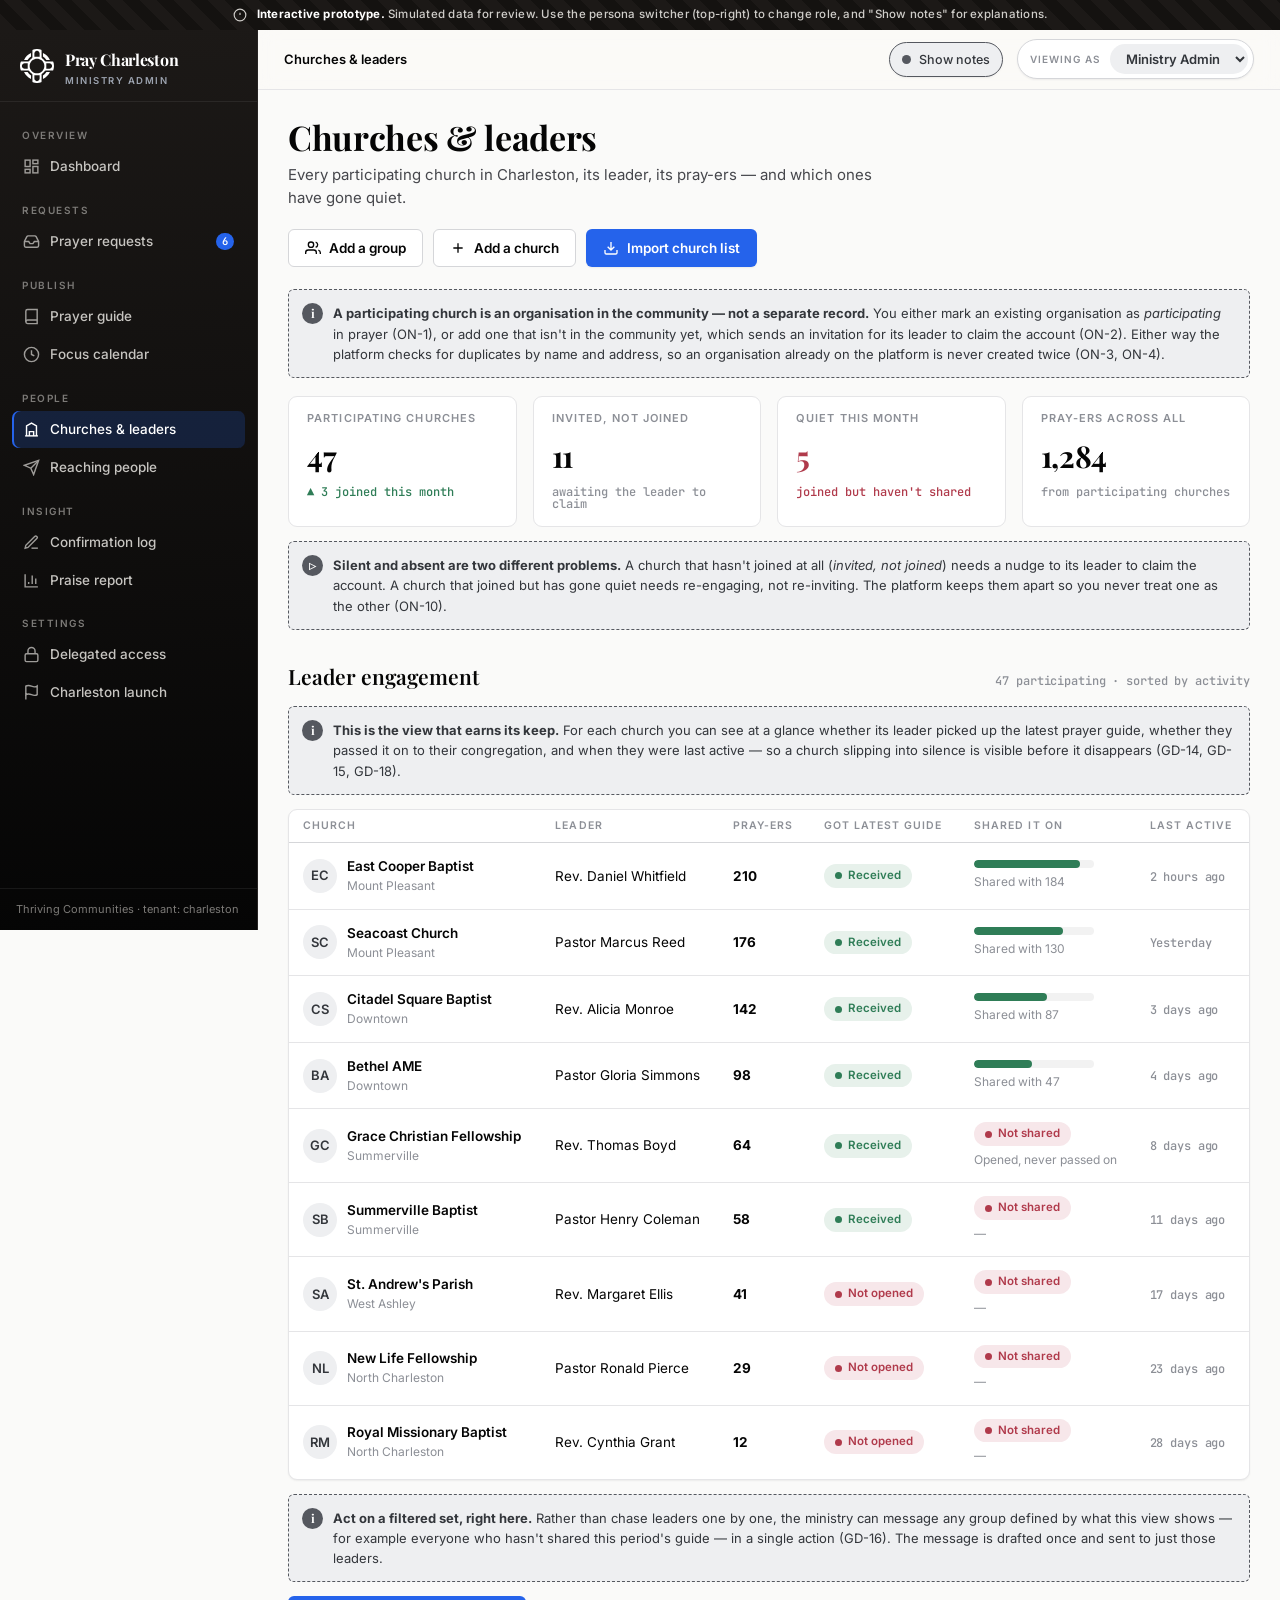
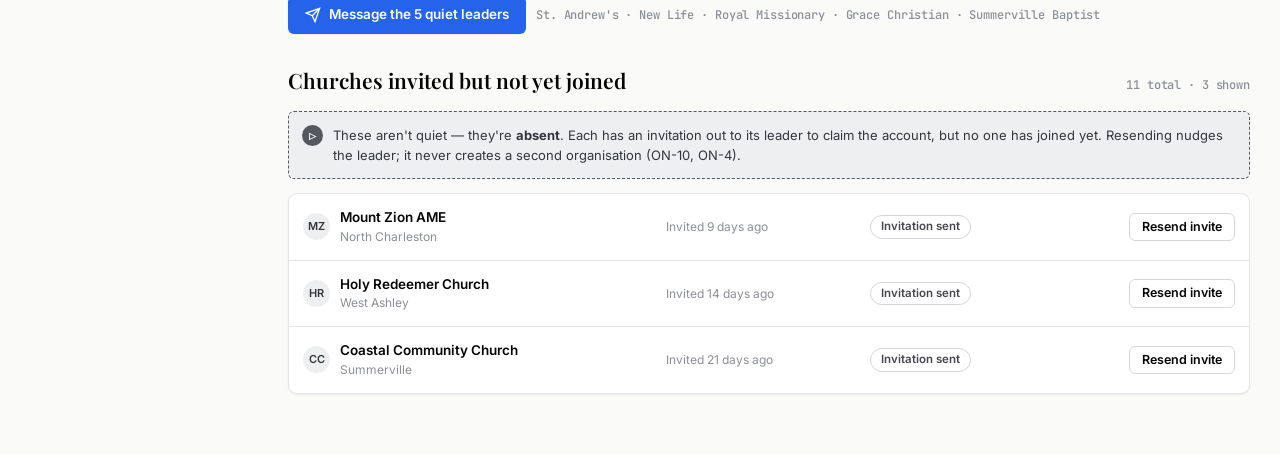
<file: admin-churches.html>
<!DOCTYPE html>
<html lang="en">
<head>
<meta charset="utf-8">
<meta name="viewport" content="width=device-width, initial-scale=1">
<meta name="robots" content="noindex, nofollow">
<title>Churches & Leaders — Pray Charleston</title>
<link rel="stylesheet" href="assets/app.css">
</head>
<body class="notes-on">
<div class="simbar">
  <svg viewBox="0 0 24 24" fill="none" stroke="currentColor" stroke-width="2"><circle cx="12" cy="12" r="10"/><path d="M12 8v4M12 16h.01"/></svg>
  <span><b>Interactive prototype.</b> Simulated data for review. Use the persona switcher (top-right) to change role, and "Show notes" for explanations.</span>
</div>

<div class="app">
  <!-- ============ SIDEBAR (canonical — reused on all admin pages) ============ -->
  <aside class="sidebar">
    <div class="brand">
      <div class="brand__mark">✦</div>
      <div>
        <div class="brand__name">Pray Charleston</div>
        <div class="brand__sub">Ministry Admin</div>
      </div>
    </div>
    <nav class="nav">
      <div class="nav__group">
        <div class="nav__label">Overview</div>
        <a class="nav__item" href="admin-dashboard.html"><svg viewBox="0 0 24 24" fill="none" stroke="currentColor" stroke-width="2"><rect x="3" y="3" width="7" height="9"/><rect x="14" y="3" width="7" height="5"/><rect x="14" y="12" width="7" height="9"/><rect x="3" y="16" width="7" height="5"/></svg> Dashboard</a>
      </div>
      <div class="nav__group">
        <div class="nav__label">Requests</div>
        <a class="nav__item" href="admin-requests.html"><svg viewBox="0 0 24 24" fill="none" stroke="currentColor" stroke-width="2"><path d="M22 12h-6l-2 3h-4l-2-3H2"/><path d="M5.45 5.11L2 12v6a2 2 0 0 0 2 2h16a2 2 0 0 0 2-2v-6l-3.45-6.89A2 2 0 0 0 16.76 4H7.24a2 2 0 0 0-1.79 1.11z"/></svg> Prayer requests <span class="nav__badge">6</span></a>
      </div>
      <div class="nav__group">
        <div class="nav__label">Publish</div>
        <a class="nav__item" href="admin-guide.html"><svg viewBox="0 0 24 24" fill="none" stroke="currentColor" stroke-width="2"><path d="M4 19.5A2.5 2.5 0 0 1 6.5 17H20"/><path d="M6.5 2H20v20H6.5A2.5 2.5 0 0 1 4 19.5v-15A2.5 2.5 0 0 1 6.5 2z"/></svg> Prayer guide</a>
        <a class="nav__item" href="admin-focus.html"><svg viewBox="0 0 24 24" fill="none" stroke="currentColor" stroke-width="2"><circle cx="12" cy="12" r="10"/><path d="M12 6v6l4 2"/></svg> Focus calendar</a>
      </div>
      <div class="nav__group">
        <div class="nav__label">People</div>
        <a class="nav__item is-active" href="admin-churches.html"><svg viewBox="0 0 24 24" fill="none" stroke="currentColor" stroke-width="2"><path d="M3 21h18"/><path d="M5 21V7l7-4 7 4v14"/><path d="M9 21v-6h6v6"/></svg> Churches &amp; leaders</a>
        <a class="nav__item" href="admin-messaging.html"><svg viewBox="0 0 24 24" fill="none" stroke="currentColor" stroke-width="2"><path d="M22 2L11 13"/><path d="M22 2l-7 20-4-9-9-4 20-7z"/></svg> Reaching people</a>
      </div>
      <div class="nav__group">
        <div class="nav__label">Insight</div>
        <a class="nav__item" href="admin-confirmations.html"><svg viewBox="0 0 24 24" fill="none" stroke="currentColor" stroke-width="2"><path d="M12 20h9"/><path d="M16.5 3.5a2.12 2.12 0 0 1 3 3L7 19l-4 1 1-4L16.5 3.5z"/></svg> Confirmation log</a>
        <a class="nav__item" href="admin-praise.html"><svg viewBox="0 0 24 24" fill="none" stroke="currentColor" stroke-width="2"><path d="M3 3v18h18"/><path d="M18 17V9M13 17V5M8 17v-3"/></svg> Praise report</a>
      </div>
      <div class="nav__group">
        <div class="nav__label">Settings</div>
        <a class="nav__item" href="admin-access.html"><svg viewBox="0 0 24 24" fill="none" stroke="currentColor" stroke-width="2"><rect x="3" y="11" width="18" height="11" rx="2"/><path d="M7 11V7a5 5 0 0 1 10 0v4"/></svg> Delegated access</a>
        <a class="nav__item" href="admin-charleston.html"><svg viewBox="0 0 24 24" fill="none" stroke="currentColor" stroke-width="2"><path d="M4 15s1-1 4-1 5 2 8 2 4-1 4-1V3s-1 1-4 1-5-2-8-2-4 1-4 1z"/><path d="M4 22v-7"/></svg> Charleston launch</a>
      </div>
    </nav>
    <div class="nav__foot">Thriving Communities · tenant: charleston</div>
  </aside>

  <!-- ============ MAIN ============ -->
  <div class="main">
    <div class="topbar">
      <button class="menu-btn" data-menu-btn aria-label="Menu"><svg width="18" height="18" viewBox="0 0 24 24" fill="none" stroke="currentColor" stroke-width="2"><path d="M3 12h18M3 6h18M3 18h18"/></svg></button>
      <div class="topbar__crumb"><b>Churches &amp; leaders</b></div>
      <div class="topbar__spacer"></div>
      <label class="notes-toggle" data-notes-toggle role="button" aria-pressed="true"><span class="dot"></span> Show notes</label>
      <div class="persona">
        <span class="persona__label">Viewing as</span>
        <select data-persona aria-label="Switch persona">
          <option value="public">Public</option>
          <option value="admin" selected>Ministry Admin</option>
          <option value="leader">Church Leader</option>
          <option value="recorder">Recorder</option>
          <option value="prayer">Pray-er</option>
        </select>
      </div>
    </div>

    <div class="content">
      <div class="page-head">
        <div class="page-head-row">
          <div>
            <h1 class="page-title">Churches &amp; leaders</h1>
            <p class="page-sub">Every participating church in Charleston, its leader, its pray-ers — and which ones have gone quiet.</p>
          </div>
          <div class="inline">
            <button class="btn btn--ghost" data-action="modal:groupModal"><svg viewBox="0 0 24 24" fill="none" stroke="currentColor" stroke-width="2"><path d="M17 21v-2a4 4 0 0 0-4-4H5a4 4 0 0 0-4 4v2"/><circle cx="9" cy="7" r="4"/><path d="M23 21v-2a4 4 0 0 0-3-3.87M16 3.13a4 4 0 0 1 0 7.75"/></svg> Add a group</button>
            <button class="btn btn--ghost" data-action="toast:Add a church — search the community first"><svg viewBox="0 0 24 24" fill="none" stroke="currentColor" stroke-width="2"><path d="M12 5v14M5 12h14"/></svg> Add a church</button>
            <button class="btn btn--ministry" data-action="toast:Import church list started"><svg viewBox="0 0 24 24" fill="none" stroke="currentColor" stroke-width="2"><path d="M21 15v4a2 2 0 0 1-2 2H5a2 2 0 0 1-2-2v-4"/><path d="M7 10l5 5 5-5M12 15V3"/></svg> Import church list</button>
          </div>
        </div>
      </div>

      <div class="note">
        <b>A participating church is an organisation in the community — not a separate record.</b> You either mark an existing organisation as <i>participating</i> in prayer (ON-1), or add one that isn't in the community yet, which sends an invitation for its leader to claim the account (ON-2). Either way the platform checks for duplicates by name and address, so an organisation already on the platform is never created twice (ON-3, ON-4).
      </div>

      <!-- Stats -->
      <div class="grid grid--4" style="margin-top:18px;">
        <div class="stat">
          <div class="stat__label">Participating churches</div>
          <div class="stat__value">47</div>
          <div class="stat__delta up">▲ 3 joined this month</div>
        </div>
        <div class="stat">
          <div class="stat__label">Invited, not joined</div>
          <div class="stat__value">11</div>
          <div class="stat__delta flat">awaiting the leader to claim</div>
        </div>
        <div class="stat">
          <div class="stat__label">Quiet this month</div>
          <div class="stat__value" style="color:var(--rose)">5</div>
          <div class="stat__delta down">joined but haven't shared</div>
        </div>
        <div class="stat">
          <div class="stat__label">Pray-ers across all</div>
          <div class="stat__value">1,284</div>
          <div class="stat__delta flat">from participating churches</div>
        </div>
      </div>

      <div class="note note--sim">
        <b>Silent and absent are two different problems.</b> A church that hasn't joined at all (<i>invited, not joined</i>) needs a nudge to its leader to claim the account. A church that joined but has gone quiet needs re-engaging, not re-inviting. The platform keeps them apart so you never treat one as the other (ON-10).
      </div>

      <!-- Leader engagement table -->
      <div class="section">
        <div class="section__head">
          <div class="section__title">Leader engagement</div>
          <span class="meta">47 participating · sorted by activity</span>
        </div>
        <div class="note">
          <b>This is the view that earns its keep.</b> For each church you can see at a glance whether its leader picked up the latest prayer guide, whether they passed it on to their congregation, and when they were last active — so a church slipping into silence is visible before it disappears (GD-14, GD-15, GD-18).
        </div>
        <div class="table-wrap" style="margin-top:14px;">
          <table class="table">
            <thead>
              <tr>
                <th>Church</th>
                <th>Leader</th>
                <th>Pray-ers</th>
                <th>Got latest guide</th>
                <th>Shared it on</th>
                <th>Last active</th>
              </tr>
            </thead>
            <tbody>
              <tr class="row-click" data-action="toast:Opened church profile">
                <td>
                  <div class="who">
                    <div class="avatar">EC</div>
                    <div><div class="who__name">East Cooper Baptist</div><div class="who__meta">Mount Pleasant</div></div>
                  </div>
                </td>
                <td>Rev. Daniel Whitfield</td>
                <td><b>210</b></td>
                <td><span class="pill pill--active"><span class="pdot"></span>Received</span></td>
                <td>
                  <div class="meter" style="width:120px;"><div class="meter__fill sage" style="width:88%;"></div></div>
                  <div class="who__meta" style="margin-top:5px;">Shared with 184</div>
                </td>
                <td><span class="meta">2 hours ago</span></td>
              </tr>

              <tr class="row-click" data-action="toast:Opened church profile">
                <td>
                  <div class="who">
                    <div class="avatar">SC</div>
                    <div><div class="who__name">Seacoast Church</div><div class="who__meta">Mount Pleasant</div></div>
                  </div>
                </td>
                <td>Pastor Marcus Reed</td>
                <td><b>176</b></td>
                <td><span class="pill pill--active"><span class="pdot"></span>Received</span></td>
                <td>
                  <div class="meter" style="width:120px;"><div class="meter__fill sage" style="width:74%;"></div></div>
                  <div class="who__meta" style="margin-top:5px;">Shared with 130</div>
                </td>
                <td><span class="meta">Yesterday</span></td>
              </tr>

              <tr class="row-click" data-action="toast:Opened church profile">
                <td>
                  <div class="who">
                    <div class="avatar">CS</div>
                    <div><div class="who__name">Citadel Square Baptist</div><div class="who__meta">Downtown</div></div>
                  </div>
                </td>
                <td>Rev. Alicia Monroe</td>
                <td><b>142</b></td>
                <td><span class="pill pill--active"><span class="pdot"></span>Received</span></td>
                <td>
                  <div class="meter" style="width:120px;"><div class="meter__fill sage" style="width:61%;"></div></div>
                  <div class="who__meta" style="margin-top:5px;">Shared with 87</div>
                </td>
                <td><span class="meta">3 days ago</span></td>
              </tr>

              <tr class="row-click" data-action="toast:Opened church profile">
                <td>
                  <div class="who">
                    <div class="avatar">BA</div>
                    <div><div class="who__name">Bethel AME</div><div class="who__meta">Downtown</div></div>
                  </div>
                </td>
                <td>Pastor Gloria Simmons</td>
                <td><b>98</b></td>
                <td><span class="pill pill--active"><span class="pdot"></span>Received</span></td>
                <td>
                  <div class="meter" style="width:120px;"><div class="meter__fill sage" style="width:48%;"></div></div>
                  <div class="who__meta" style="margin-top:5px;">Shared with 47</div>
                </td>
                <td><span class="meta">4 days ago</span></td>
              </tr>

              <tr class="row-click" data-action="toast:Opened church profile">
                <td>
                  <div class="who">
                    <div class="avatar">GC</div>
                    <div><div class="who__name">Grace Christian Fellowship</div><div class="who__meta">Summerville</div></div>
                  </div>
                </td>
                <td>Rev. Thomas Boyd</td>
                <td><b>64</b></td>
                <td><span class="pill pill--active"><span class="pdot"></span>Received</span></td>
                <td>
                  <span class="pill pill--quiet"><span class="pdot"></span>Not shared</span>
                  <div class="who__meta" style="margin-top:5px;">Opened, never passed on</div>
                </td>
                <td><span class="meta">8 days ago</span></td>
              </tr>

              <tr class="row-click" data-action="toast:Opened church profile">
                <td>
                  <div class="who">
                    <div class="avatar">SB</div>
                    <div><div class="who__name">Summerville Baptist</div><div class="who__meta">Summerville</div></div>
                  </div>
                </td>
                <td>Pastor Henry Coleman</td>
                <td><b>58</b></td>
                <td><span class="pill pill--active"><span class="pdot"></span>Received</span></td>
                <td>
                  <span class="pill pill--quiet"><span class="pdot"></span>Not shared</span>
                  <div class="who__meta" style="margin-top:5px;">—</div>
                </td>
                <td><span class="meta">11 days ago</span></td>
              </tr>

              <tr class="row-click" data-action="toast:Opened church profile">
                <td>
                  <div class="who">
                    <div class="avatar">SA</div>
                    <div><div class="who__name">St. Andrew's Parish</div><div class="who__meta">West Ashley</div></div>
                  </div>
                </td>
                <td>Rev. Margaret Ellis</td>
                <td><b>41</b></td>
                <td><span class="pill pill--quiet"><span class="pdot"></span>Not opened</span></td>
                <td>
                  <span class="pill pill--quiet"><span class="pdot"></span>Not shared</span>
                  <div class="who__meta" style="margin-top:5px;">—</div>
                </td>
                <td><span class="meta">17 days ago</span></td>
              </tr>

              <tr class="row-click" data-action="toast:Opened church profile">
                <td>
                  <div class="who">
                    <div class="avatar">NL</div>
                    <div><div class="who__name">New Life Fellowship</div><div class="who__meta">North Charleston</div></div>
                  </div>
                </td>
                <td>Pastor Ronald Pierce</td>
                <td><b>29</b></td>
                <td><span class="pill pill--quiet"><span class="pdot"></span>Not opened</span></td>
                <td>
                  <span class="pill pill--quiet"><span class="pdot"></span>Not shared</span>
                  <div class="who__meta" style="margin-top:5px;">—</div>
                </td>
                <td><span class="meta">23 days ago</span></td>
              </tr>

              <tr class="row-click" data-action="toast:Opened church profile">
                <td>
                  <div class="who">
                    <div class="avatar">RM</div>
                    <div><div class="who__name">Royal Missionary Baptist</div><div class="who__meta">North Charleston</div></div>
                  </div>
                </td>
                <td>Rev. Cynthia Grant</td>
                <td><b>12</b></td>
                <td><span class="pill pill--quiet"><span class="pdot"></span>Not opened</span></td>
                <td>
                  <span class="pill pill--quiet"><span class="pdot"></span>Not shared</span>
                  <div class="who__meta" style="margin-top:5px;">—</div>
                </td>
                <td><span class="meta">28 days ago</span></td>
              </tr>
            </tbody>
          </table>
        </div>

        <div class="note">
          <b>Act on a filtered set, right here.</b> Rather than chase leaders one by one, the ministry can message any group defined by what this view shows — for example everyone who hasn't shared this period's guide — in a single action (GD-16). The message is drafted once and sent to just those leaders.
        </div>
        <div class="inline" style="margin-top:14px;">
          <button class="btn btn--ministry" data-action="nav:admin-messaging.html"><svg viewBox="0 0 24 24" fill="none" stroke="currentColor" stroke-width="2"><path d="M22 2L11 13M22 2l-7 20-4-9-9-4 20-7z"/></svg> Message the 5 quiet leaders</button>
          <span class="meta">St. Andrew's · New Life · Royal Missionary · Grace Christian · Summerville Baptist</span>
        </div>
      </div>

      <!-- Invited but not joined -->
      <div class="section">
        <div class="section__head">
          <div class="section__title">Churches invited but not yet joined</div>
          <span class="meta">11 total · 3 shown</span>
        </div>
        <div class="note note--sim">
          These aren't quiet — they're <b>absent</b>. Each has an invitation out to its leader to claim the account, but no one has joined yet. Resending nudges the leader; it never creates a second organisation (ON-10, ON-4).
        </div>
        <div class="table-wrap" style="margin-top:14px;">
          <table class="table">
            <tbody>
              <tr>
                <td>
                  <div class="who">
                    <div class="avatar avatar--sm">MZ</div>
                    <div><div class="who__name">Mount Zion AME</div><div class="who__meta">North Charleston</div></div>
                  </div>
                </td>
                <td><span class="who__meta">Invited 9 days ago</span></td>
                <td><span class="pill pill--outline">Invitation sent</span></td>
                <td style="text-align:right;"><button class="btn btn--sm btn--ghost" data-action="toast:Invitation resent">Resend invite</button></td>
              </tr>
              <tr>
                <td>
                  <div class="who">
                    <div class="avatar avatar--sm">HR</div>
                    <div><div class="who__name">Holy Redeemer Church</div><div class="who__meta">West Ashley</div></div>
                  </div>
                </td>
                <td><span class="who__meta">Invited 14 days ago</span></td>
                <td><span class="pill pill--outline">Invitation sent</span></td>
                <td style="text-align:right;"><button class="btn btn--sm btn--ghost" data-action="toast:Invitation resent">Resend invite</button></td>
              </tr>
              <tr>
                <td>
                  <div class="who">
                    <div class="avatar avatar--sm">CC</div>
                    <div><div class="who__name">Coastal Community Church</div><div class="who__meta">Summerville</div></div>
                  </div>
                </td>
                <td><span class="who__meta">Invited 21 days ago</span></td>
                <td><span class="pill pill--outline">Invitation sent</span></td>
                <td style="text-align:right;"><button class="btn btn--sm btn--ghost" data-action="toast:Invitation resent">Resend invite</button></td>
              </tr>
            </tbody>
          </table>
        </div>
      </div>
    </div>
  </div>
</div>

<!-- ============ ADD A GROUP MODAL ============ -->
<div class="modal" id="groupModal">
  <div class="modal__card">
    <div class="modal__head"><h3 class="serif" style="font-size:21px;">Create a group</h3></div>
    <div class="modal__body">
      <p class="soft">Groups let you cluster churches — by area, network, or size — so you can message them together, track them as a set, and see engagement for just that group. Grouping doesn't change the churches themselves.</p>
      <div class="field" style="margin-top:16px;">
        <label class="field__label" for="grpName">Group name</label>
        <input class="input" id="grpName" placeholder="e.g. North Charleston churches">
      </div>
      <div class="field">
        <label class="field__label">Churches in this group</label>
        <div class="stack">
          <label class="check"><input type="checkbox"><span><span class="check__title">New Life Fellowship</span><span class="check__desc">North Charleston</span></span></label>
          <label class="check"><input type="checkbox"><span><span class="check__title">Royal Missionary Baptist</span><span class="check__desc">North Charleston</span></span></label>
          <label class="check"><input type="checkbox"><span><span class="check__title">East Cooper Baptist</span><span class="check__desc">Mount Pleasant</span></span></label>
          <label class="check"><input type="checkbox"><span><span class="check__title">Seacoast Church</span><span class="check__desc">Mount Pleasant</span></span></label>
        </div>
      </div>
      <div class="note" style="margin-top:12px;"><b>Simulated.</b> No group is actually created. A group can be used anywhere a set of churches is useful — a targeted send, a filtered engagement view, or a per-group praise report.</div>
    </div>
    <div class="modal__foot">
      <button class="btn btn--ghost" data-action="close">Cancel</button>
      <button class="btn btn--ministry" data-action="toast-close:Group created">Create group</button>
    </div>
  </div>
</div>

<script src="assets/app.js"></script>
</body>
</html>
</file>
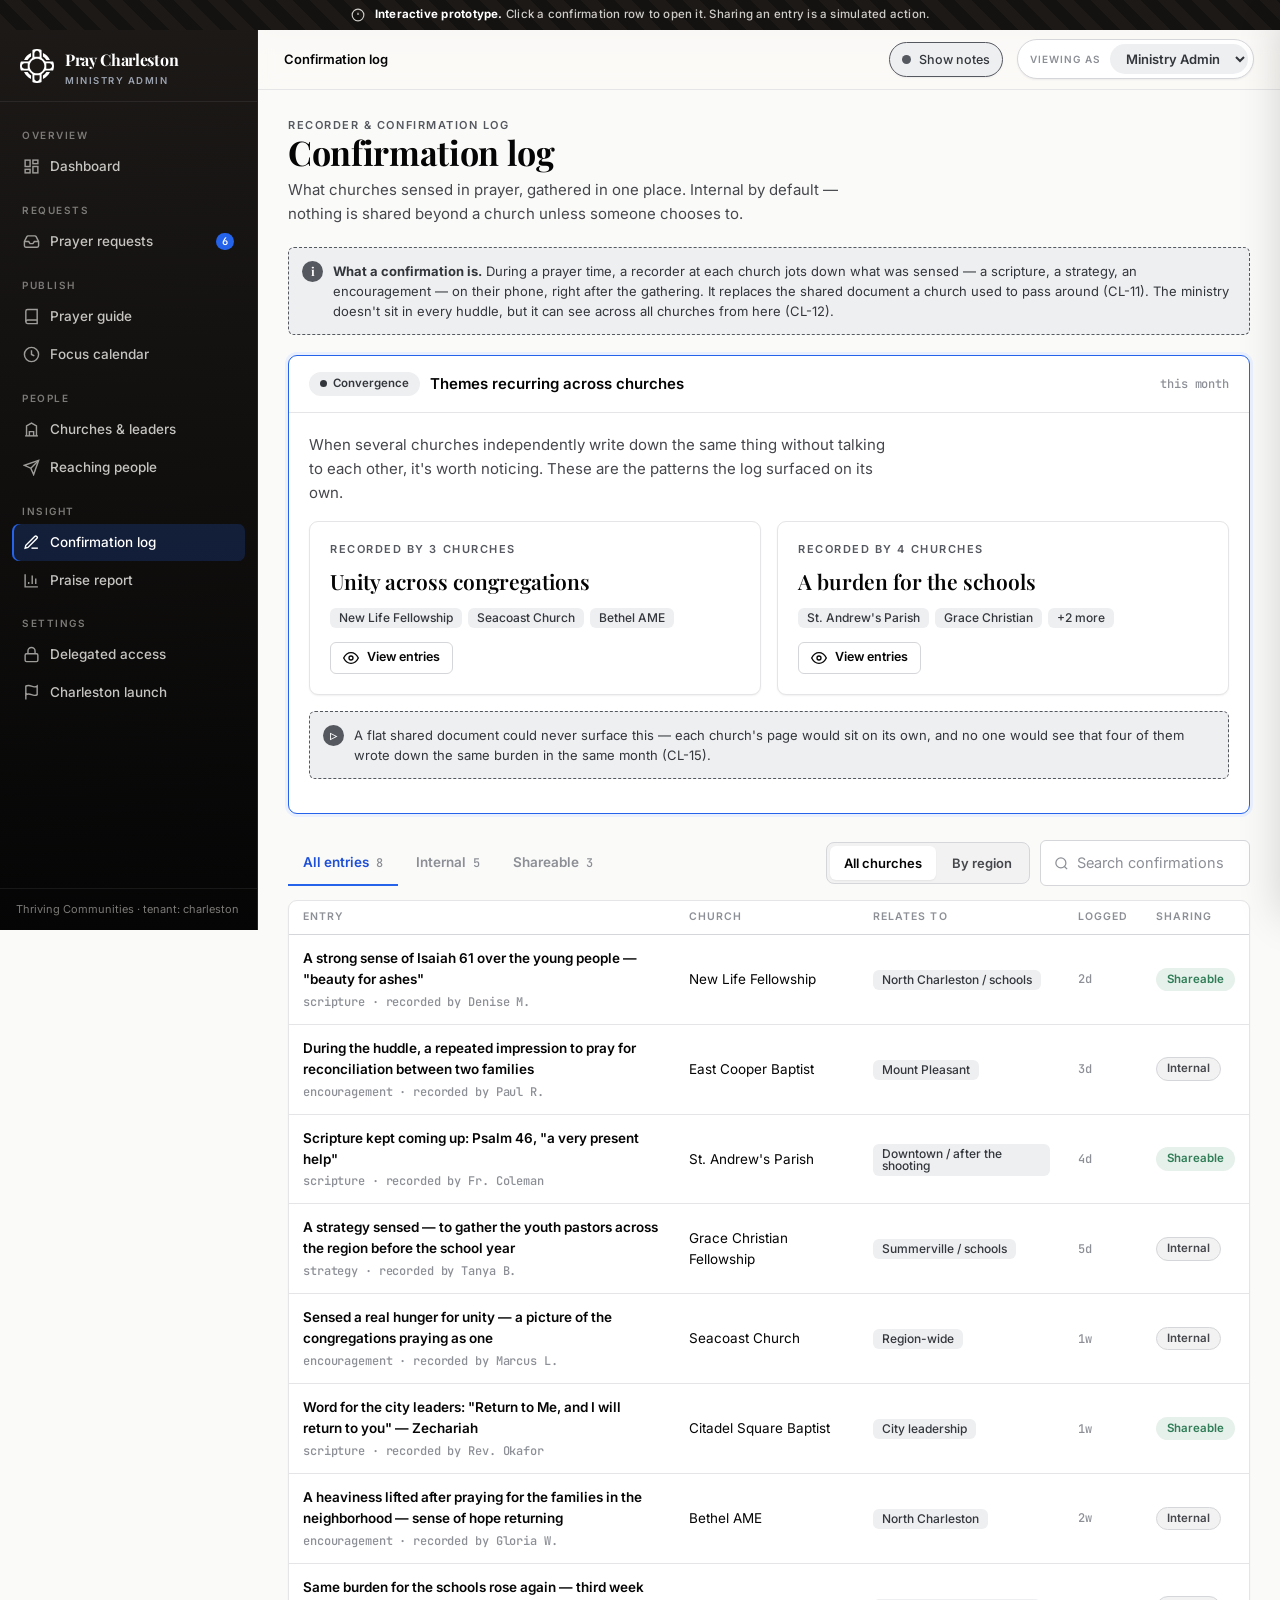
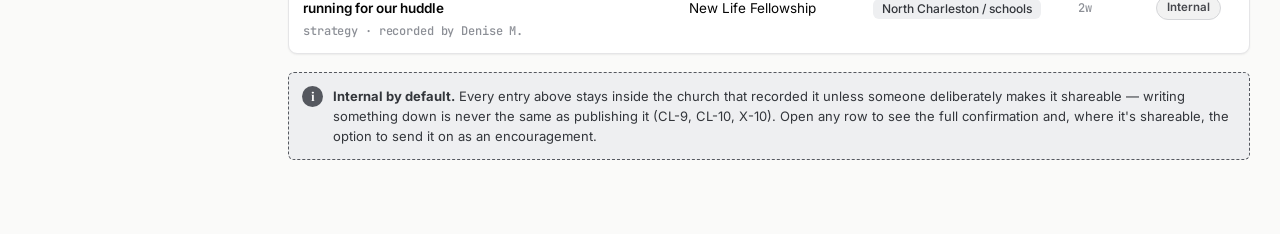
<file: admin-confirmations.html>
<!DOCTYPE html>
<html lang="en">
<head>
<meta charset="utf-8">
<meta name="viewport" content="width=device-width, initial-scale=1">
<meta name="robots" content="noindex, nofollow">
<title>Confirmation log — Pray Charleston</title>
<link rel="stylesheet" href="assets/app.css">
</head>
<body class="notes-on">
<div class="simbar">
  <svg viewBox="0 0 24 24" fill="none" stroke="currentColor" stroke-width="2"><circle cx="12" cy="12" r="10"/><path d="M12 8v4M12 16h.01"/></svg>
  <span><b>Interactive prototype.</b> Click a confirmation row to open it. Sharing an entry is a simulated action.</span>
</div>

<div class="app">
  <!-- ============ SIDEBAR (canonical — reused on all admin pages) ============ -->
  <aside class="sidebar">
    <div class="brand">
      <div class="brand__mark">✦</div>
      <div>
        <div class="brand__name">Pray Charleston</div>
        <div class="brand__sub">Ministry Admin</div>
      </div>
    </div>
    <nav class="nav">
      <div class="nav__group">
        <div class="nav__label">Overview</div>
        <a class="nav__item" href="admin-dashboard.html"><svg viewBox="0 0 24 24" fill="none" stroke="currentColor" stroke-width="2"><rect x="3" y="3" width="7" height="9"/><rect x="14" y="3" width="7" height="5"/><rect x="14" y="12" width="7" height="9"/><rect x="3" y="16" width="7" height="5"/></svg> Dashboard</a>
      </div>
      <div class="nav__group">
        <div class="nav__label">Requests</div>
        <a class="nav__item" href="admin-requests.html"><svg viewBox="0 0 24 24" fill="none" stroke="currentColor" stroke-width="2"><path d="M22 12h-6l-2 3h-4l-2-3H2"/><path d="M5.45 5.11L2 12v6a2 2 0 0 0 2 2h16a2 2 0 0 0 2-2v-6l-3.45-6.89A2 2 0 0 0 16.76 4H7.24a2 2 0 0 0-1.79 1.11z"/></svg> Prayer requests <span class="nav__badge">6</span></a>
      </div>
      <div class="nav__group">
        <div class="nav__label">Publish</div>
        <a class="nav__item" href="admin-guide.html"><svg viewBox="0 0 24 24" fill="none" stroke="currentColor" stroke-width="2"><path d="M4 19.5A2.5 2.5 0 0 1 6.5 17H20"/><path d="M6.5 2H20v20H6.5A2.5 2.5 0 0 1 4 19.5v-15A2.5 2.5 0 0 1 6.5 2z"/></svg> Prayer guide</a>
        <a class="nav__item" href="admin-focus.html"><svg viewBox="0 0 24 24" fill="none" stroke="currentColor" stroke-width="2"><circle cx="12" cy="12" r="10"/><path d="M12 6v6l4 2"/></svg> Focus calendar</a>
      </div>
      <div class="nav__group">
        <div class="nav__label">People</div>
        <a class="nav__item" href="admin-churches.html"><svg viewBox="0 0 24 24" fill="none" stroke="currentColor" stroke-width="2"><path d="M3 21h18"/><path d="M5 21V7l7-4 7 4v14"/><path d="M9 21v-6h6v6"/></svg> Churches &amp; leaders</a>
        <a class="nav__item" href="admin-messaging.html"><svg viewBox="0 0 24 24" fill="none" stroke="currentColor" stroke-width="2"><path d="M22 2L11 13"/><path d="M22 2l-7 20-4-9-9-4 20-7z"/></svg> Reaching people</a>
      </div>
      <div class="nav__group">
        <div class="nav__label">Insight</div>
        <a class="nav__item is-active" href="admin-confirmations.html"><svg viewBox="0 0 24 24" fill="none" stroke="currentColor" stroke-width="2"><path d="M12 20h9"/><path d="M16.5 3.5a2.12 2.12 0 0 1 3 3L7 19l-4 1 1-4L16.5 3.5z"/></svg> Confirmation log</a>
        <a class="nav__item" href="admin-praise.html"><svg viewBox="0 0 24 24" fill="none" stroke="currentColor" stroke-width="2"><path d="M3 3v18h18"/><path d="M18 17V9M13 17V5M8 17v-3"/></svg> Praise report</a>
      </div>
      <div class="nav__group">
        <div class="nav__label">Settings</div>
        <a class="nav__item" href="admin-access.html"><svg viewBox="0 0 24 24" fill="none" stroke="currentColor" stroke-width="2"><rect x="3" y="11" width="18" height="11" rx="2"/><path d="M7 11V7a5 5 0 0 1 10 0v4"/></svg> Delegated access</a>
        <a class="nav__item" href="admin-charleston.html"><svg viewBox="0 0 24 24" fill="none" stroke="currentColor" stroke-width="2"><path d="M4 15s1-1 4-1 5 2 8 2 4-1 4-1V3s-1 1-4 1-5-2-8-2-4 1-4 1z"/><path d="M4 22v-7"/></svg> Charleston launch</a>
      </div>
    </nav>
    <div class="nav__foot">Thriving Communities · tenant: charleston</div>
  </aside>

  <!-- ============ MAIN ============ -->
  <div class="main">
    <div class="topbar">
      <button class="menu-btn" data-menu-btn aria-label="Menu"><svg width="18" height="18" viewBox="0 0 24 24" fill="none" stroke="currentColor" stroke-width="2"><path d="M3 12h18M3 6h18M3 18h18"/></svg></button>
      <div class="topbar__crumb"><b>Confirmation log</b></div>
      <div class="topbar__spacer"></div>
      <label class="notes-toggle" data-notes-toggle role="button" aria-pressed="true"><span class="dot"></span> Show notes</label>
      <div class="persona">
        <span class="persona__label">Viewing as</span>
        <select data-persona aria-label="Switch persona">
          <option value="public">Public</option>
          <option value="admin" selected>Ministry Admin</option>
          <option value="leader">Church Leader</option>
          <option value="recorder">Recorder</option>
          <option value="prayer">Pray-er</option>
        </select>
      </div>
    </div>

    <div class="content">
      <div class="page-head">
        <div class="page-head-row">
          <div>
            <div class="eyebrow eyebrow--amethyst">Recorder &amp; confirmation log</div>
            <h1 class="page-title">Confirmation log</h1>
            <p class="page-sub">What churches sensed in prayer, gathered in one place. Internal by default — nothing is shared beyond a church unless someone chooses to.</p>
          </div>
        </div>
      </div>

      <div class="note">
        <b>What a confirmation is.</b> During a prayer time, a recorder at each church jots down what was sensed — a scripture, a strategy, an encouragement — on their phone, right after the gathering. It replaces the shared document a church used to pass around (CL-11). The ministry doesn't sit in every huddle, but it can see across all churches from here (CL-12).
      </div>

      <!-- ============ CONVERGENCE HIGHLIGHT (CL-15) ============ -->
      <div class="card" style="margin-top:20px;border-color:var(--klein);box-shadow:0 0 0 3px var(--klein-wash);">
        <div class="card__head">
          <div class="inline" style="gap:10px;">
            <span class="pill pill--praying"><span class="pdot"></span>Convergence</span>
            <div class="card__title">Themes recurring across churches</div>
          </div>
          <span class="meta">this month</span>
        </div>
        <div class="card__body">
          <p style="color:var(--ink-soft);margin:0 0 16px;max-width:64ch;line-height:1.6;">When several churches independently write down the same thing without talking to each other, it's worth noticing. These are the patterns the log surfaced on its own.</p>
          <div class="grid grid--2">
            <div class="card card--pad">
              <div class="eyebrow eyebrow--amethyst">Recorded by 3 churches</div>
              <div class="serif" style="font-size:21px;font-weight:600;margin:8px 0 10px;">Unity across congregations</div>
              <div class="inline" style="gap:6px;margin-bottom:14px;">
                <span class="tag">New Life Fellowship</span>
                <span class="tag">Seacoast Church</span>
                <span class="tag">Bethel AME</span>
              </div>
              <button class="btn btn--ghost btn--sm" data-action="drawer:confDrawer"><svg viewBox="0 0 24 24" fill="none" stroke="currentColor" stroke-width="2"><path d="M1 12s4-8 11-8 11 8 11 8-4 8-11 8-11-8-11-8z"/><circle cx="12" cy="12" r="3"/></svg> View entries</button>
            </div>
            <div class="card card--pad">
              <div class="eyebrow eyebrow--amethyst">Recorded by 4 churches</div>
              <div class="serif" style="font-size:21px;font-weight:600;margin:8px 0 10px;">A burden for the schools</div>
              <div class="inline" style="gap:6px;margin-bottom:14px;">
                <span class="tag">St. Andrew's Parish</span>
                <span class="tag">Grace Christian</span>
                <span class="tag">+2 more</span>
              </div>
              <button class="btn btn--ghost btn--sm" data-action="drawer:confDrawer"><svg viewBox="0 0 24 24" fill="none" stroke="currentColor" stroke-width="2"><path d="M1 12s4-8 11-8 11 8 11 8-4 8-11 8-11-8-11-8z"/><circle cx="12" cy="12" r="3"/></svg> View entries</button>
            </div>
          </div>
          <div class="note note--sim" style="margin-top:16px;">
            A flat shared document could never surface this — each church's page would sit on its own, and no one would see that four of them wrote down the same burden in the same month (CL-15).
          </div>
        </div>
      </div>

      <!-- ============ FILTERS ============ -->
      <div class="between" style="margin:26px 0 14px;flex-wrap:wrap;gap:12px;">
        <div class="tabs" style="border:none;margin:0;" data-filter-target="#confRows">
          <div class="tab is-on" data-filter="all">All entries <span class="meta" style="margin-left:4px;">8</span></div>
          <div class="tab" data-filter="internal">Internal <span class="meta" style="margin-left:4px;">5</span></div>
          <div class="tab" data-filter="shareable">Shareable <span class="meta" style="margin-left:4px;">3</span></div>
        </div>
        <div class="inline">
          <div class="seg">
            <button class="is-on">All churches</button>
            <button>By region</button>
          </div>
          <div class="input" style="width:210px;display:flex;align-items:center;gap:8px;color:var(--ink-faint);"><svg width="15" height="15" viewBox="0 0 24 24" fill="none" stroke="currentColor" stroke-width="2"><circle cx="11" cy="11" r="8"/><path d="M21 21l-4.3-4.3"/></svg> Search confirmations</div>
        </div>
      </div>

      <!-- ============ TABLE ============ -->
      <div class="table-wrap">
        <table class="table">
          <thead><tr><th>Entry</th><th>Church</th><th>Relates to</th><th>Logged</th><th>Sharing</th></tr></thead>
          <tbody id="confRows">
            <tr class="row-click" data-stage="shareable" data-action="drawer:confDrawer">
              <td>
                <div style="font-weight:600;max-width:44ch;">A strong sense of Isaiah 61 over the young people — "beauty for ashes"</div>
                <div class="meta" style="margin-top:3px;">scripture · recorded by Denise M.</div>
              </td>
              <td>New Life Fellowship</td>
              <td><span class="tag">North Charleston / schools</span></td>
              <td class="meta">2d</td>
              <td><span class="pill pill--shared">Shareable</span></td>
            </tr>
            <tr class="row-click" data-stage="internal" data-action="drawer:confDrawer">
              <td>
                <div style="font-weight:600;max-width:44ch;">During the huddle, a repeated impression to pray for reconciliation between two families</div>
                <div class="meta" style="margin-top:3px;">encouragement · recorded by Paul R.</div>
              </td>
              <td>East Cooper Baptist</td>
              <td><span class="tag">Mount Pleasant</span></td>
              <td class="meta">3d</td>
              <td><span class="pill pill--private">Internal</span></td>
            </tr>
            <tr class="row-click" data-stage="shareable" data-action="drawer:confDrawer">
              <td>
                <div style="font-weight:600;max-width:44ch;">Scripture kept coming up: Psalm 46, "a very present help"</div>
                <div class="meta" style="margin-top:3px;">scripture · recorded by Fr. Coleman</div>
              </td>
              <td>St. Andrew's Parish</td>
              <td><span class="tag">Downtown / after the shooting</span></td>
              <td class="meta">4d</td>
              <td><span class="pill pill--shared">Shareable</span></td>
            </tr>
            <tr class="row-click" data-stage="internal" data-action="drawer:confDrawer">
              <td>
                <div style="font-weight:600;max-width:44ch;">A strategy sensed — to gather the youth pastors across the region before the school year</div>
                <div class="meta" style="margin-top:3px;">strategy · recorded by Tanya B.</div>
              </td>
              <td>Grace Christian Fellowship</td>
              <td><span class="tag">Summerville / schools</span></td>
              <td class="meta">5d</td>
              <td><span class="pill pill--private">Internal</span></td>
            </tr>
            <tr class="row-click" data-stage="internal" data-action="drawer:confDrawer">
              <td>
                <div style="font-weight:600;max-width:44ch;">Sensed a real hunger for unity — a picture of the congregations praying as one</div>
                <div class="meta" style="margin-top:3px;">encouragement · recorded by Marcus L.</div>
              </td>
              <td>Seacoast Church</td>
              <td><span class="tag">Region-wide</span></td>
              <td class="meta">1w</td>
              <td><span class="pill pill--private">Internal</span></td>
            </tr>
            <tr class="row-click" data-stage="shareable" data-action="drawer:confDrawer">
              <td>
                <div style="font-weight:600;max-width:44ch;">Word for the city leaders: "Return to Me, and I will return to you" — Zechariah</div>
                <div class="meta" style="margin-top:3px;">scripture · recorded by Rev. Okafor</div>
              </td>
              <td>Citadel Square Baptist</td>
              <td><span class="tag">City leadership</span></td>
              <td class="meta">1w</td>
              <td><span class="pill pill--shared">Shareable</span></td>
            </tr>
            <tr class="row-click" data-stage="internal" data-action="drawer:confDrawer">
              <td>
                <div style="font-weight:600;max-width:44ch;">A heaviness lifted after praying for the families in the neighborhood — sense of hope returning</div>
                <div class="meta" style="margin-top:3px;">encouragement · recorded by Gloria W.</div>
              </td>
              <td>Bethel AME</td>
              <td><span class="tag">North Charleston</span></td>
              <td class="meta">2w</td>
              <td><span class="pill pill--private">Internal</span></td>
            </tr>
            <tr class="row-click" data-stage="internal" data-action="drawer:confDrawer">
              <td>
                <div style="font-weight:600;max-width:44ch;">Same burden for the schools rose again — third week running for our huddle</div>
                <div class="meta" style="margin-top:3px;">strategy · recorded by Denise M.</div>
              </td>
              <td>New Life Fellowship</td>
              <td><span class="tag">North Charleston / schools</span></td>
              <td class="meta">2w</td>
              <td><span class="pill pill--private">Internal</span></td>
            </tr>
          </tbody>
        </table>
      </div>

      <div class="note" style="margin-top:18px;">
        <b>Internal by default.</b> Every entry above stays inside the church that recorded it unless someone deliberately makes it shareable — writing something down is never the same as publishing it (CL-9, CL-10, X-10). Open any row to see the full confirmation and, where it's shareable, the option to send it on as an encouragement.
      </div>
    </div>
  </div>
</div>

<!-- ============ DETAIL DRAWER ============ -->
<div class="scrim" data-scrim></div>
<aside class="drawer" id="confDrawer" aria-label="Confirmation detail">
  <div class="drawer__head">
    <div>
      <div class="inline" style="gap:8px;"><span class="pill pill--shared">Shareable</span><span class="tag">North Charleston / schools</span></div>
      <h2 class="serif" style="font-size:22px;margin-top:10px;max-width:36ch;">A strong sense of Isaiah 61 over the young people</h2>
      <div class="meta" style="margin-top:6px;">New Life Fellowship · recorded by Denise M. · logged 2 days ago</div>
    </div>
    <button class="iconbtn" data-action="close" aria-label="Close"><svg width="18" height="18" viewBox="0 0 24 24" fill="none" stroke="currentColor" stroke-width="2"><path d="M18 6L6 18M6 6l12 12"/></svg></button>
  </div>
  <div class="drawer__body">
    <div class="eyebrow">What was sensed</div>
    <p style="margin:8px 0 0;color:var(--ink-soft);line-height:1.65;">"As we prayed over the schools, the same passage kept surfacing for three of us at once — Isaiah 61, 'beauty for ashes, the oil of joy for mourning.' A strong sense that the Lord is near to the young people here, especially the ones the system has written off. We felt we should keep praying this over North Charleston's schools through the new term."</p>

    <div class="divider"></div>

    <div class="grid grid--2">
      <div>
        <div class="eyebrow">Scripture reference</div>
        <div class="serif" style="font-size:17px;font-weight:600;margin-top:6px;">Isaiah 61:3</div>
      </div>
      <div>
        <div class="eyebrow">Relates to</div>
        <div class="inline" style="gap:6px;margin-top:6px;"><span class="tag">North Charleston</span><span class="tag">Schools</span></div>
      </div>
    </div>

    <div class="divider"></div>

    <div class="eyebrow">Sharing setting</div>
    <div class="card card--pad" style="margin-top:8px;background:var(--vellum);">
      <div class="between">
        <div class="who">
          <div class="avatar"><svg width="16" height="16" viewBox="0 0 24 24" fill="none" stroke="currentColor" stroke-width="2"><path d="M18 8h1a4 4 0 0 1 0 8h-1"/><path d="M2 8h16v9a4 4 0 0 1-4 4H6a4 4 0 0 1-4-4z"/><path d="M6 1v3M10 1v3M14 1v3"/></svg></div>
          <div><div class="who__name">Marked shareable</div><div class="who__meta">The recorder chose to make this one shareable</div></div>
        </div>
        <span class="pill pill--shared">Shareable</span>
      </div>
      <div class="note" style="margin-top:12px;"><b>Confirmations start internal.</b> This entry only leaves the church because someone set it to shareable on purpose (CL-9).</div>
    </div>

    <div class="divider"></div>

    <!-- §13.4 Share as an encouragement -->
    <div class="eyebrow eyebrow--amethyst">Share as an encouragement</div>
    <p style="margin:8px 0 0;color:var(--ink-soft);line-height:1.65;">A shareable confirmation can be sent to the leader it concerns — here, the principal the church has been praying for. This is always an explicit act, chosen by a person; nothing is ever sent automatically.</p>

    <div class="card card--pad" style="margin-top:12px;">
      <div class="between">
        <div class="who"><div class="avatar">PH</div><div><div class="who__name">Principal Hayes</div><div class="who__meta">Burns Elementary · North Charleston</div></div></div>
        <span class="pill pill--outline">No account</span>
      </div>
      <div class="note note--sim" style="margin-top:12px;">The recipient may have no account on the platform at all. Sharing works by email or a printable page, so an encouragement can reach someone the ministry simply wants to bless (CL-19).</div>
      <div class="divider"></div>
      <div class="eyebrow">Review the wording before it goes</div>
      <textarea class="textarea" style="margin-top:8px;min-height:96px;">Dear Principal Hayes — as we've been praying for Burns Elementary, one passage kept coming up for us: Isaiah 61, "beauty for ashes." We wanted you to know your school is being prayed for, and that we sense real hope for your young people this term. — The prayer team, New Life Fellowship</textarea>
      <div class="field__hint">The sender can edit this freely before sending — the encouragement should sound like the church, not the software.</div>
    </div>

    <div class="inline" style="margin-top:14px;">
      <button class="btn btn--ghost btn--sm" data-action="toast:Sharing setting updated">Change to shareable</button>
      <button class="btn btn--ministry btn--sm" data-action="toast-close:Encouragement sent to Principal Hayes"><svg viewBox="0 0 24 24" fill="none" stroke="currentColor" stroke-width="2"><path d="M22 2L11 13M22 2l-7 20-4-9-9-4 20-7z"/></svg> Share with the leader…</button>
    </div>

    <div class="note" style="margin-top:16px;"><b>Internal entries can't be sent yet.</b> If a confirmation is still marked internal, it must be made shareable first — a small, deliberate step that keeps the default private (CL-22).</div>
  </div>
  <div class="drawer__foot">
    <button class="btn btn--primary" data-action="close">Close</button>
  </div>
</aside>

<script src="assets/app.js"></script>
</body>
</html>
</file>
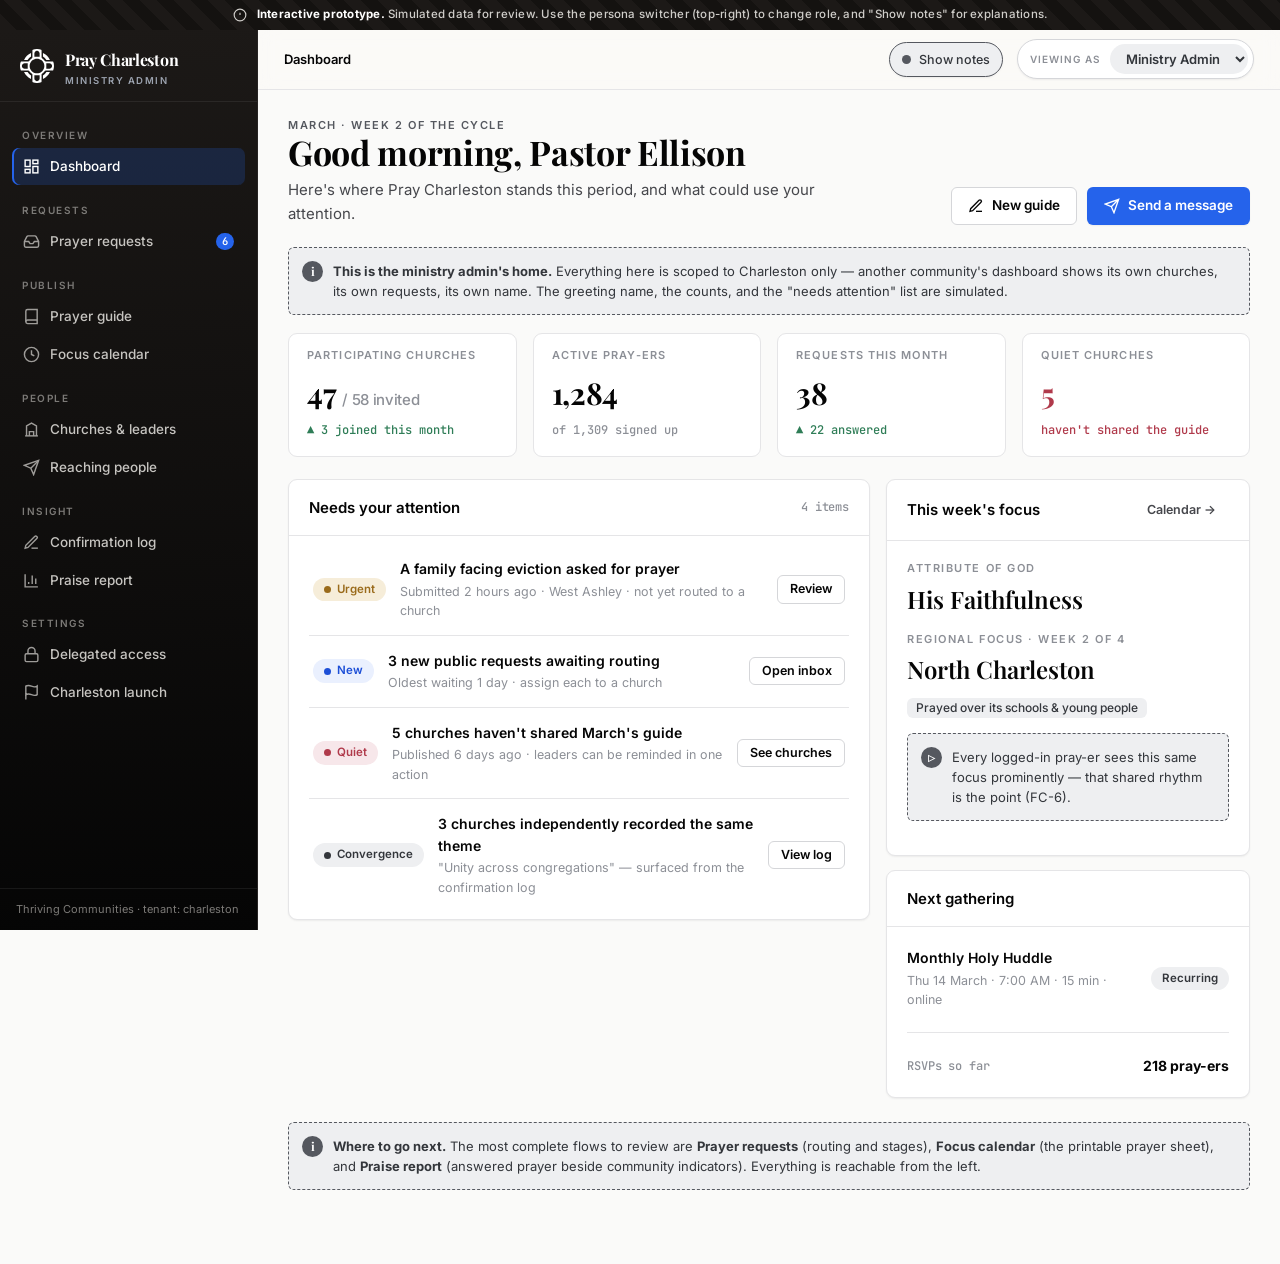
<file: admin-dashboard.html>
<!DOCTYPE html>
<html lang="en">
<head>
<meta charset="utf-8">
<meta name="viewport" content="width=device-width, initial-scale=1">
<meta name="robots" content="noindex, nofollow">
<title>Ministry Dashboard — Pray Charleston</title>
<link rel="stylesheet" href="assets/app.css">
</head>
<body class="notes-on">
<div class="simbar">
  <svg viewBox="0 0 24 24" fill="none" stroke="currentColor" stroke-width="2"><circle cx="12" cy="12" r="10"/><path d="M12 8v4M12 16h.01"/></svg>
  <span><b>Interactive prototype.</b> Simulated data for review. Use the persona switcher (top-right) to change role, and "Show notes" for explanations.</span>
</div>

<div class="app">
  <!-- ============ SIDEBAR (canonical — reused on all admin pages) ============ -->
  <aside class="sidebar">
    <div class="brand">
      <div class="brand__mark">✦</div>
      <div>
        <div class="brand__name">Pray Charleston</div>
        <div class="brand__sub">Ministry Admin</div>
      </div>
    </div>
    <nav class="nav">
      <div class="nav__group">
        <div class="nav__label">Overview</div>
        <a class="nav__item is-active" href="admin-dashboard.html"><svg viewBox="0 0 24 24" fill="none" stroke="currentColor" stroke-width="2"><rect x="3" y="3" width="7" height="9"/><rect x="14" y="3" width="7" height="5"/><rect x="14" y="12" width="7" height="9"/><rect x="3" y="16" width="7" height="5"/></svg> Dashboard</a>
      </div>
      <div class="nav__group">
        <div class="nav__label">Requests</div>
        <a class="nav__item" href="admin-requests.html"><svg viewBox="0 0 24 24" fill="none" stroke="currentColor" stroke-width="2"><path d="M22 12h-6l-2 3h-4l-2-3H2"/><path d="M5.45 5.11L2 12v6a2 2 0 0 0 2 2h16a2 2 0 0 0 2-2v-6l-3.45-6.89A2 2 0 0 0 16.76 4H7.24a2 2 0 0 0-1.79 1.11z"/></svg> Prayer requests <span class="nav__badge">6</span></a>
      </div>
      <div class="nav__group">
        <div class="nav__label">Publish</div>
        <a class="nav__item" href="admin-guide.html"><svg viewBox="0 0 24 24" fill="none" stroke="currentColor" stroke-width="2"><path d="M4 19.5A2.5 2.5 0 0 1 6.5 17H20"/><path d="M6.5 2H20v20H6.5A2.5 2.5 0 0 1 4 19.5v-15A2.5 2.5 0 0 1 6.5 2z"/></svg> Prayer guide</a>
        <a class="nav__item" href="admin-focus.html"><svg viewBox="0 0 24 24" fill="none" stroke="currentColor" stroke-width="2"><circle cx="12" cy="12" r="10"/><path d="M12 6v6l4 2"/></svg> Focus calendar</a>
      </div>
      <div class="nav__group">
        <div class="nav__label">People</div>
        <a class="nav__item" href="admin-churches.html"><svg viewBox="0 0 24 24" fill="none" stroke="currentColor" stroke-width="2"><path d="M3 21h18"/><path d="M5 21V7l7-4 7 4v14"/><path d="M9 21v-6h6v6"/></svg> Churches &amp; leaders</a>
        <a class="nav__item" href="admin-messaging.html"><svg viewBox="0 0 24 24" fill="none" stroke="currentColor" stroke-width="2"><path d="M22 2L11 13"/><path d="M22 2l-7 20-4-9-9-4 20-7z"/></svg> Reaching people</a>
      </div>
      <div class="nav__group">
        <div class="nav__label">Insight</div>
        <a class="nav__item" href="admin-confirmations.html"><svg viewBox="0 0 24 24" fill="none" stroke="currentColor" stroke-width="2"><path d="M12 20h9"/><path d="M16.5 3.5a2.12 2.12 0 0 1 3 3L7 19l-4 1 1-4L16.5 3.5z"/></svg> Confirmation log</a>
        <a class="nav__item" href="admin-praise.html"><svg viewBox="0 0 24 24" fill="none" stroke="currentColor" stroke-width="2"><path d="M3 3v18h18"/><path d="M18 17V9M13 17V5M8 17v-3"/></svg> Praise report</a>
      </div>
      <div class="nav__group">
        <div class="nav__label">Settings</div>
        <a class="nav__item" href="admin-access.html"><svg viewBox="0 0 24 24" fill="none" stroke="currentColor" stroke-width="2"><rect x="3" y="11" width="18" height="11" rx="2"/><path d="M7 11V7a5 5 0 0 1 10 0v4"/></svg> Delegated access</a>
        <a class="nav__item" href="admin-charleston.html"><svg viewBox="0 0 24 24" fill="none" stroke="currentColor" stroke-width="2"><path d="M4 15s1-1 4-1 5 2 8 2 4-1 4-1V3s-1 1-4 1-5-2-8-2-4 1-4 1z"/><path d="M4 22v-7"/></svg> Charleston launch</a>
      </div>
    </nav>
    <div class="nav__foot">Thriving Communities · tenant: charleston</div>
  </aside>

  <!-- ============ MAIN ============ -->
  <div class="main">
    <div class="topbar">
      <button class="menu-btn" data-menu-btn aria-label="Menu"><svg width="18" height="18" viewBox="0 0 24 24" fill="none" stroke="currentColor" stroke-width="2"><path d="M3 12h18M3 6h18M3 18h18"/></svg></button>
      <div class="topbar__crumb"><b>Dashboard</b></div>
      <div class="topbar__spacer"></div>
      <label class="notes-toggle" data-notes-toggle role="button" aria-pressed="true"><span class="dot"></span> Show notes</label>
      <div class="persona">
        <span class="persona__label">Viewing as</span>
        <select data-persona aria-label="Switch persona">
          <option value="public">Public</option>
          <option value="admin" selected>Ministry Admin</option>
          <option value="leader">Church Leader</option>
          <option value="recorder">Recorder</option>
          <option value="prayer">Pray-er</option>
        </select>
      </div>
    </div>

    <div class="content">
      <div class="page-head">
        <div class="page-head-row">
          <div>
            <div class="eyebrow eyebrow--amethyst">March · Week 2 of the cycle</div>
            <h1 class="page-title">Good morning, Pastor Ellison</h1>
            <p class="page-sub">Here's where Pray Charleston stands this period, and what could use your attention.</p>
          </div>
          <div class="inline">
            <a class="btn btn--ghost" href="admin-guide.html"><svg viewBox="0 0 24 24" fill="none" stroke="currentColor" stroke-width="2"><path d="M12 20h9"/><path d="M16.5 3.5a2.12 2.12 0 0 1 3 3L7 19l-4 1 1-4z"/></svg> New guide</a>
            <a class="btn btn--ministry" href="admin-messaging.html"><svg viewBox="0 0 24 24" fill="none" stroke="currentColor" stroke-width="2"><path d="M22 2L11 13M22 2l-7 20-4-9-9-4 20-7z"/></svg> Send a message</a>
          </div>
        </div>
      </div>

      <div class="note">
        <b>This is the ministry admin's home.</b> Everything here is scoped to Charleston only — another community's dashboard shows its own churches, its own requests, its own name. The greeting name, the counts, and the "needs attention" list are simulated.
      </div>

      <!-- Stats -->
      <div class="grid grid--4" style="margin-top:18px;">
        <div class="stat">
          <div class="stat__label">Participating churches</div>
          <div class="stat__value">47 <small>/ 58 invited</small></div>
          <div class="stat__delta up">▲ 3 joined this month</div>
        </div>
        <div class="stat">
          <div class="stat__label">Active pray-ers</div>
          <div class="stat__value">1,284</div>
          <div class="stat__delta flat">of 1,309 signed up</div>
        </div>
        <div class="stat">
          <div class="stat__label">Requests this month</div>
          <div class="stat__value">38</div>
          <div class="stat__delta up">▲ 22 answered</div>
        </div>
        <div class="stat">
          <div class="stat__label">Quiet churches</div>
          <div class="stat__value" style="color:var(--rose)">5</div>
          <div class="stat__delta down">haven't shared the guide</div>
        </div>
      </div>

      <div class="grid" style="grid-template-columns: 1.6fr 1fr; margin-top:22px; align-items:start;">
        <!-- Needs attention -->
        <div class="card">
          <div class="card__head">
            <div class="card__title">Needs your attention</div>
            <span class="meta">4 items</span>
          </div>
          <div class="card__body" style="padding-top:8px;padding-bottom:8px;">
            <div class="rows">
              <div class="row">
                <span class="pill pill--urgent"><span class="pdot"></span>Urgent</span>
                <div class="row__main">
                  <div class="row__title">A family facing eviction asked for prayer</div>
                  <div class="row__sub">Submitted 2 hours ago · West Ashley · not yet routed to a church</div>
                </div>
                <a class="btn btn--sm btn--ghost" href="admin-requests.html">Review</a>
              </div>
              <div class="row">
                <span class="pill pill--new"><span class="pdot"></span>New</span>
                <div class="row__main">
                  <div class="row__title">3 new public requests awaiting routing</div>
                  <div class="row__sub">Oldest waiting 1 day · assign each to a church</div>
                </div>
                <a class="btn btn--sm btn--ghost" href="admin-requests.html">Open inbox</a>
              </div>
              <div class="row">
                <span class="pill pill--quiet"><span class="pdot"></span>Quiet</span>
                <div class="row__main">
                  <div class="row__title">5 churches haven't shared March's guide</div>
                  <div class="row__sub">Published 6 days ago · leaders can be reminded in one action</div>
                </div>
                <a class="btn btn--sm btn--ghost" href="admin-churches.html">See churches</a>
              </div>
              <div class="row">
                <span class="pill pill--praying"><span class="pdot"></span>Convergence</span>
                <div class="row__main">
                  <div class="row__title">3 churches independently recorded the same theme</div>
                  <div class="row__sub">"Unity across congregations" — surfaced from the confirmation log</div>
                </div>
                <a class="btn btn--sm btn--ghost" href="admin-confirmations.html">View log</a>
              </div>
            </div>
          </div>
        </div>

        <!-- This week's focus + next gathering -->
        <div class="stack">
          <div class="card">
            <div class="card__head"><div class="card__title">This week's focus</div><a class="btn btn--quiet btn--sm" href="admin-focus.html">Calendar →</a></div>
            <div class="card__body">
              <div class="eyebrow">Attribute of God</div>
              <div class="serif" style="font-size:24px;font-weight:600;margin:4px 0 14px;">His Faithfulness</div>
              <div class="eyebrow">Regional focus · Week 2 of 4</div>
              <div class="serif" style="font-size:24px;font-weight:600;margin:4px 0 2px;">North Charleston</div>
              <div class="tag" style="margin-top:8px;">Prayed over its schools &amp; young people</div>
              <div class="note note--sim" style="margin-top:14px;">
                Every logged-in pray-er sees this same focus prominently — that shared rhythm is the point (FC-6).
              </div>
            </div>
          </div>
          <div class="card">
            <div class="card__head"><div class="card__title">Next gathering</div></div>
            <div class="card__body">
              <div class="between">
                <div>
                  <div class="row__title">Monthly Holy Huddle</div>
                  <div class="row__sub">Thu 14 March · 7:00 AM · 15 min · online</div>
                </div>
                <span class="pill pill--praying">Recurring</span>
              </div>
              <div class="divider"></div>
              <div class="between"><span class="meta">RSVPs so far</span><b style="font-size:14px;">218 pray-ers</b></div>
            </div>
          </div>
        </div>
      </div>

      <div class="note" style="margin-top:24px;">
        <b>Where to go next.</b> The most complete flows to review are <b>Prayer requests</b> (routing and stages), <b>Focus calendar</b> (the printable prayer sheet), and <b>Praise report</b> (answered prayer beside community indicators). Everything is reachable from the left.
      </div>
    </div>
  </div>
</div>

<script src="assets/app.js"></script>
</body>
</html>
</file>
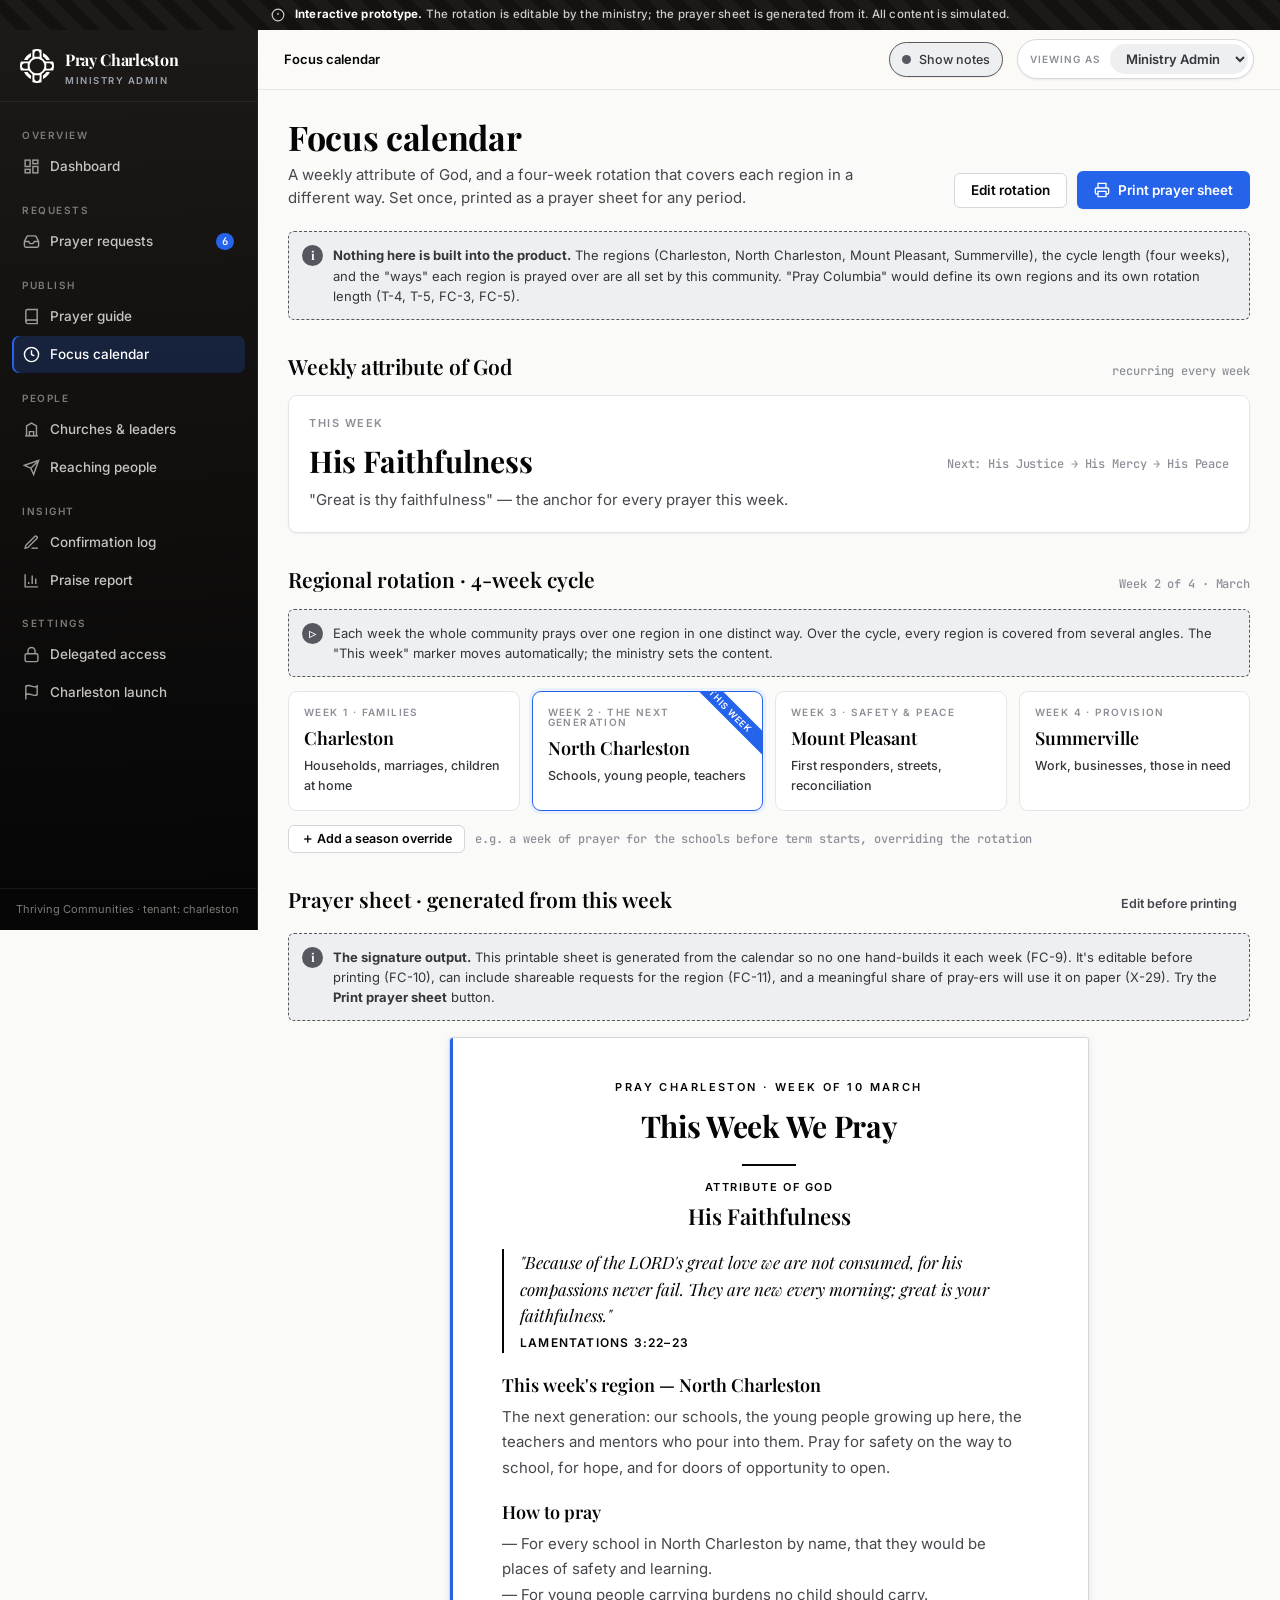
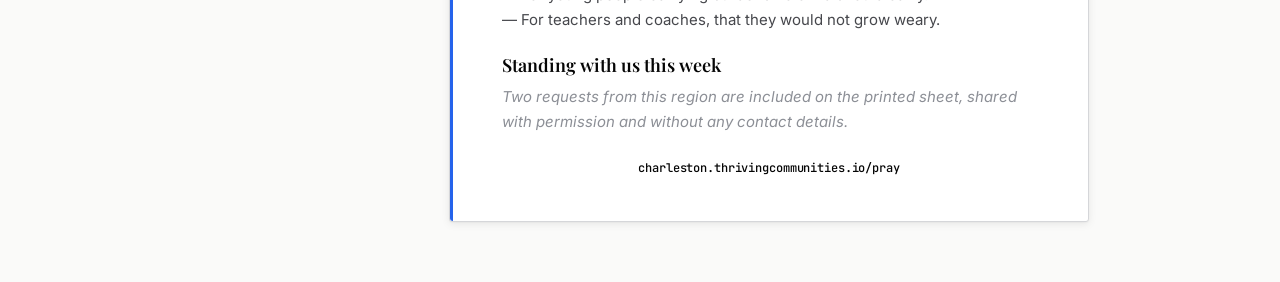
<file: admin-focus.html>
<!DOCTYPE html>
<html lang="en">
<head>
<meta charset="utf-8">
<meta name="viewport" content="width=device-width, initial-scale=1">
<meta name="robots" content="noindex, nofollow">
<title>Focus Calendar — Pray Charleston</title>
<link rel="stylesheet" href="assets/app.css">
</head>
<body class="notes-on">
<div class="simbar">
  <svg viewBox="0 0 24 24" fill="none" stroke="currentColor" stroke-width="2"><circle cx="12" cy="12" r="10"/><path d="M12 8v4M12 16h.01"/></svg>
  <span><b>Interactive prototype.</b> The rotation is editable by the ministry; the prayer sheet is generated from it. All content is simulated.</span>
</div>

<div class="app">
  <aside class="sidebar">
    <div class="brand"><div class="brand__mark">✦</div><div><div class="brand__name">Pray Charleston</div><div class="brand__sub">Ministry Admin</div></div></div>
    <nav class="nav">
      <div class="nav__group"><div class="nav__label">Overview</div>
        <a class="nav__item" href="admin-dashboard.html"><svg viewBox="0 0 24 24" fill="none" stroke="currentColor" stroke-width="2"><rect x="3" y="3" width="7" height="9"/><rect x="14" y="3" width="7" height="5"/><rect x="14" y="12" width="7" height="9"/><rect x="3" y="16" width="7" height="5"/></svg> Dashboard</a></div>
      <div class="nav__group"><div class="nav__label">Requests</div>
        <a class="nav__item" href="admin-requests.html"><svg viewBox="0 0 24 24" fill="none" stroke="currentColor" stroke-width="2"><path d="M22 12h-6l-2 3h-4l-2-3H2"/><path d="M5.45 5.11L2 12v6a2 2 0 0 0 2 2h16a2 2 0 0 0 2-2v-6l-3.45-6.89A2 2 0 0 0 16.76 4H7.24a2 2 0 0 0-1.79 1.11z"/></svg> Prayer requests <span class="nav__badge">6</span></a></div>
      <div class="nav__group"><div class="nav__label">Publish</div>
        <a class="nav__item" href="admin-guide.html"><svg viewBox="0 0 24 24" fill="none" stroke="currentColor" stroke-width="2"><path d="M4 19.5A2.5 2.5 0 0 1 6.5 17H20"/><path d="M6.5 2H20v20H6.5A2.5 2.5 0 0 1 4 19.5v-15A2.5 2.5 0 0 1 6.5 2z"/></svg> Prayer guide</a>
        <a class="nav__item is-active" href="admin-focus.html"><svg viewBox="0 0 24 24" fill="none" stroke="currentColor" stroke-width="2"><circle cx="12" cy="12" r="10"/><path d="M12 6v6l4 2"/></svg> Focus calendar</a></div>
      <div class="nav__group"><div class="nav__label">People</div>
        <a class="nav__item" href="admin-churches.html"><svg viewBox="0 0 24 24" fill="none" stroke="currentColor" stroke-width="2"><path d="M3 21h18"/><path d="M5 21V7l7-4 7 4v14"/><path d="M9 21v-6h6v6"/></svg> Churches &amp; leaders</a>
        <a class="nav__item" href="admin-messaging.html"><svg viewBox="0 0 24 24" fill="none" stroke="currentColor" stroke-width="2"><path d="M22 2L11 13M22 2l-7 20-4-9-9-4 20-7z"/></svg> Reaching people</a></div>
      <div class="nav__group"><div class="nav__label">Insight</div>
        <a class="nav__item" href="admin-confirmations.html"><svg viewBox="0 0 24 24" fill="none" stroke="currentColor" stroke-width="2"><path d="M12 20h9"/><path d="M16.5 3.5a2.12 2.12 0 0 1 3 3L7 19l-4 1 1-4z"/></svg> Confirmation log</a>
        <a class="nav__item" href="admin-praise.html"><svg viewBox="0 0 24 24" fill="none" stroke="currentColor" stroke-width="2"><path d="M3 3v18h18"/><path d="M18 17V9M13 17V5M8 17v-3"/></svg> Praise report</a></div>
      <div class="nav__group"><div class="nav__label">Settings</div>
        <a class="nav__item" href="admin-access.html"><svg viewBox="0 0 24 24" fill="none" stroke="currentColor" stroke-width="2"><rect x="3" y="11" width="18" height="11" rx="2"/><path d="M7 11V7a5 5 0 0 1 10 0v4"/></svg> Delegated access</a>
        <a class="nav__item" href="admin-charleston.html"><svg viewBox="0 0 24 24" fill="none" stroke="currentColor" stroke-width="2"><path d="M4 15s1-1 4-1 5 2 8 2 4-1 4-1V3s-1 1-4 1-5-2-8-2-4 1-4 1z"/><path d="M4 22v-7"/></svg> Charleston launch</a></div>
    </nav>
    <div class="nav__foot">Thriving Communities · tenant: charleston</div>
  </aside>

  <div class="main">
    <div class="topbar">
      <button class="menu-btn" data-menu-btn aria-label="Menu"><svg width="18" height="18" viewBox="0 0 24 24" fill="none" stroke="currentColor" stroke-width="2"><path d="M3 12h18M3 6h18M3 18h18"/></svg></button>
      <div class="topbar__crumb"><b>Focus calendar</b></div>
      <div class="topbar__spacer"></div>
      <label class="notes-toggle" data-notes-toggle role="button" aria-pressed="true"><span class="dot"></span> Show notes</label>
      <div class="persona"><span class="persona__label">Viewing as</span>
        <select data-persona aria-label="Switch persona">
          <option value="public">Public</option><option value="admin" selected>Ministry Admin</option>
          <option value="leader">Church Leader</option><option value="recorder">Recorder</option><option value="prayer">Pray-er</option>
        </select>
      </div>
    </div>

    <div class="content">
      <div class="page-head">
        <div class="page-head-row">
          <div>
            <h1 class="page-title">Focus calendar</h1>
            <p class="page-sub">A weekly attribute of God, and a four-week rotation that covers each region in a different way. Set once, printed as a prayer sheet for any period.</p>
          </div>
          <div class="inline">
            <button class="btn btn--ghost" data-action="toast:Rotation editor opened">Edit rotation</button>
            <button class="btn btn--ministry" data-print><svg viewBox="0 0 24 24" fill="none" stroke="currentColor" stroke-width="2"><path d="M6 9V2h12v7M6 18H4a2 2 0 0 1-2-2v-5a2 2 0 0 1 2-2h16a2 2 0 0 1 2 2v5a2 2 0 0 1-2 2h-2M6 14h12v8H6z"/></svg> Print prayer sheet</button>
          </div>
        </div>
      </div>

      <div class="note">
        <b>Nothing here is built into the product.</b> The regions (Charleston, North Charleston, Mount Pleasant, Summerville), the cycle length (four weeks), and the "ways" each region is prayed over are all set by this community. "Pray Columbia" would define its own regions and its own rotation length (T-4, T-5, FC-3, FC-5).
      </div>

      <!-- Weekly attribute -->
      <div class="section">
        <div class="section__head"><div class="section__title">Weekly attribute of God</div><span class="meta">recurring every week</span></div>
        <div class="card card--pad">
          <div class="between">
            <div>
              <div class="eyebrow">This week</div>
              <div class="serif" style="font-size:30px;font-weight:700;margin-top:6px;">His Faithfulness</div>
              <div class="soft" style="margin-top:4px;">"Great is thy faithfulness" — the anchor for every prayer this week.</div>
            </div>
            <div class="right meta">Next: His Justice → His Mercy → His Peace</div>
          </div>
        </div>
      </div>

      <!-- Regional rotation -->
      <div class="section">
        <div class="section__head"><div class="section__title">Regional rotation · 4-week cycle</div><span class="meta">Week 2 of 4 · March</span></div>
        <div class="note note--sim">Each week the whole community prays over one region in one distinct way. Over the cycle, every region is covered from several angles. The "This week" marker moves automatically; the ministry sets the content.</div>
        <div class="cycle" style="margin-top:14px;">
          <div class="cycle__wk">
            <div class="cycle__n">Week 1 · Families</div>
            <div class="cycle__region">Charleston</div>
            <div class="cycle__way">Households, marriages, children at home</div>
          </div>
          <div class="cycle__wk is-current">
            <div class="cycle__n">Week 2 · The next generation</div>
            <div class="cycle__region">North Charleston</div>
            <div class="cycle__way">Schools, young people, teachers</div>
          </div>
          <div class="cycle__wk">
            <div class="cycle__n">Week 3 · Safety &amp; peace</div>
            <div class="cycle__region">Mount Pleasant</div>
            <div class="cycle__way">First responders, streets, reconciliation</div>
          </div>
          <div class="cycle__wk">
            <div class="cycle__n">Week 4 · Provision</div>
            <div class="cycle__region">Summerville</div>
            <div class="cycle__way">Work, businesses, those in need</div>
          </div>
        </div>
        <div class="inline" style="margin-top:14px;">
          <button class="btn btn--ghost btn--sm" data-action="toast:Season override added">＋ Add a season override</button>
          <span class="meta">e.g. a week of prayer for the schools before term starts, overriding the rotation</span>
        </div>
      </div>

      <!-- Prayer sheet artifact -->
      <div class="section">
        <div class="section__head">
          <div class="section__title">Prayer sheet · generated from this week</div>
          <div class="inline"><button class="btn btn--quiet btn--sm" data-action="toast:Editing sheet">Edit before printing</button></div>
        </div>
        <div class="note">
          <b>The signature output.</b> This printable sheet is generated from the calendar so no one hand-builds it each week (FC-9). It's editable before printing (FC-10), can include shareable requests for the region (FC-11), and a meaningful share of pray-ers will use it on paper (X-29). Try the <b>Print prayer sheet</b> button.
        </div>

        <div style="display:grid;place-items:center;margin-top:16px;">
          <div class="paper-doc">
            <div class="paper-doc__kicker">Pray Charleston · Week of 10 March</div>
            <div class="paper-doc__title">This Week We Pray</div>
            <div class="paper-doc__rule"></div>

            <div style="text-align:center;">
              <div class="eyebrow" style="color:var(--gilt);">Attribute of God</div>
              <div class="serif" style="font-size:22px;font-weight:600;margin:4px 0 0;">His Faithfulness</div>
            </div>

            <div class="verse">
              "Because of the LORD's great love we are not consumed, for his compassions never fail. They are new every morning; great is your faithfulness."
              <cite>Lamentations 3:22–23</cite>
            </div>

            <h4>This week's region — North Charleston</h4>
            <p>The next generation: our schools, the young people growing up here, the teachers and mentors who pour into them. Pray for safety on the way to school, for hope, and for doors of opportunity to open.</p>

            <h4>How to pray</h4>
            <p>
              — For every school in North Charleston by name, that they would be places of safety and learning.<br>
              — For young people carrying burdens no child should carry.<br>
              — For teachers and coaches, that they would not grow weary.
            </p>

            <h4>Standing with us this week</h4>
            <p style="font-style:italic;color:var(--ink-faint);">Two requests from this region are included on the printed sheet, shared with permission and without any contact details.</p>

            <div style="text-align:center;margin-top:24px;">
              <div class="meta" style="color:var(--gilt);">charleston.thrivingcommunities.io/pray</div>
            </div>
          </div>
        </div>
      </div>
    </div>
  </div>
</div>

<script src="assets/app.js"></script>
</body>
</html>
</file>
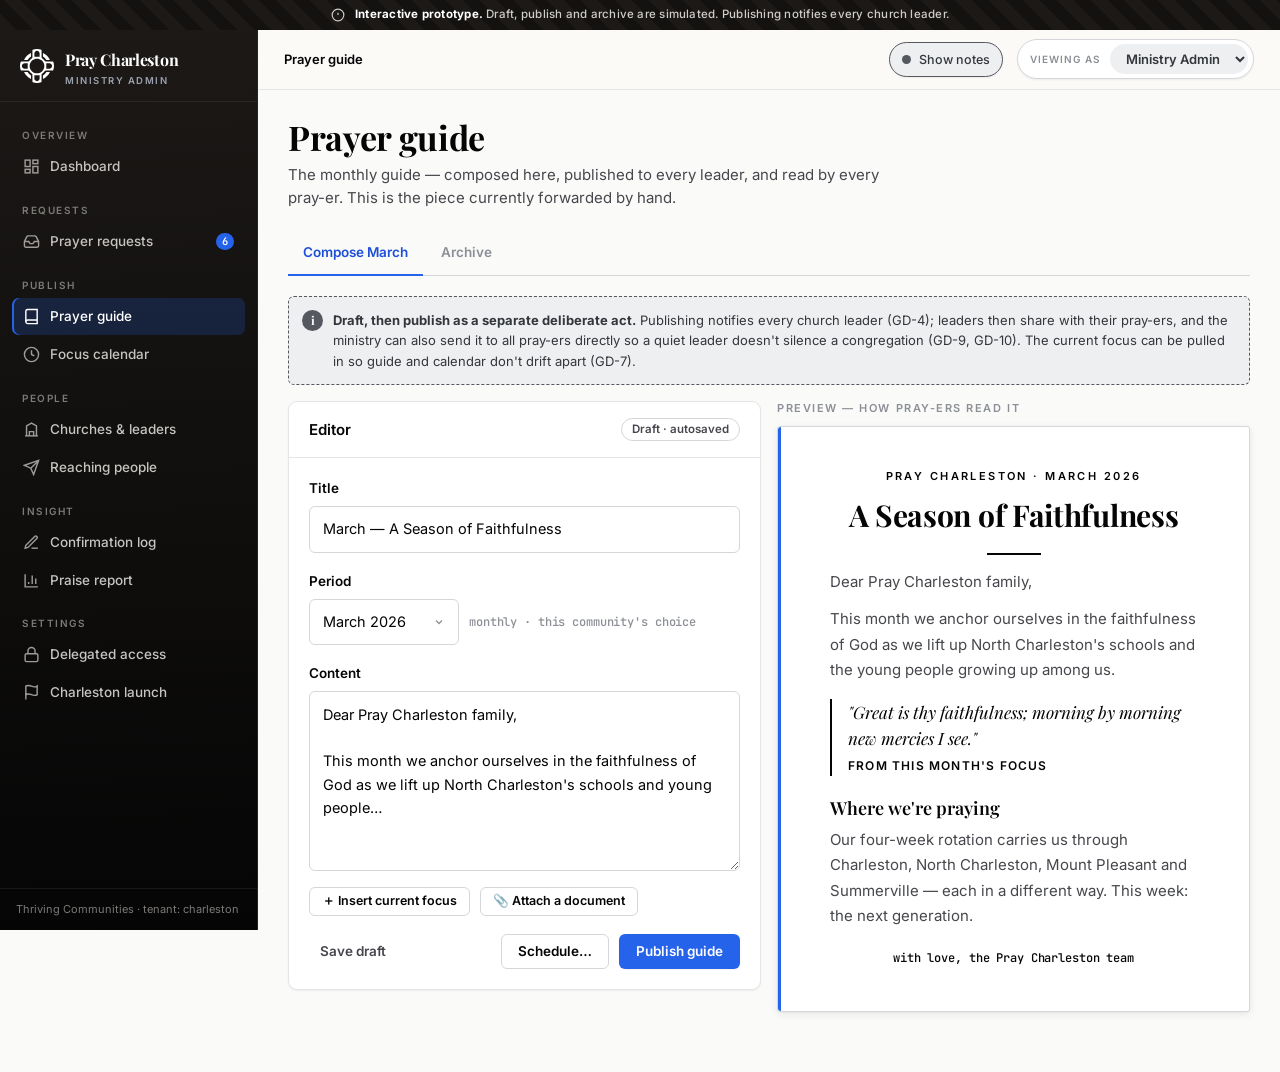
<file: admin-guide.html>
<!DOCTYPE html>
<html lang="en">
<head>
<meta charset="utf-8">
<meta name="viewport" content="width=device-width, initial-scale=1">
<meta name="robots" content="noindex, nofollow">
<title>Prayer Guide — Pray Charleston</title>
<link rel="stylesheet" href="assets/app.css">
</head>
<body class="notes-on">
<div class="simbar">
  <svg viewBox="0 0 24 24" fill="none" stroke="currentColor" stroke-width="2"><circle cx="12" cy="12" r="10"/><path d="M12 8v4M12 16h.01"/></svg>
  <span><b>Interactive prototype.</b> Draft, publish and archive are simulated. Publishing notifies every church leader.</span>
</div>

<div class="app">
  <aside class="sidebar">
    <div class="brand"><div class="brand__mark">✦</div><div><div class="brand__name">Pray Charleston</div><div class="brand__sub">Ministry Admin</div></div></div>
    <nav class="nav">
      <div class="nav__group"><div class="nav__label">Overview</div>
        <a class="nav__item" href="admin-dashboard.html"><svg viewBox="0 0 24 24" fill="none" stroke="currentColor" stroke-width="2"><rect x="3" y="3" width="7" height="9"/><rect x="14" y="3" width="7" height="5"/><rect x="14" y="12" width="7" height="9"/><rect x="3" y="16" width="7" height="5"/></svg> Dashboard</a></div>
      <div class="nav__group"><div class="nav__label">Requests</div>
        <a class="nav__item" href="admin-requests.html"><svg viewBox="0 0 24 24" fill="none" stroke="currentColor" stroke-width="2"><path d="M22 12h-6l-2 3h-4l-2-3H2"/><path d="M5.45 5.11L2 12v6a2 2 0 0 0 2 2h16a2 2 0 0 0 2-2v-6l-3.45-6.89A2 2 0 0 0 16.76 4H7.24a2 2 0 0 0-1.79 1.11z"/></svg> Prayer requests <span class="nav__badge">6</span></a></div>
      <div class="nav__group"><div class="nav__label">Publish</div>
        <a class="nav__item is-active" href="admin-guide.html"><svg viewBox="0 0 24 24" fill="none" stroke="currentColor" stroke-width="2"><path d="M4 19.5A2.5 2.5 0 0 1 6.5 17H20"/><path d="M6.5 2H20v20H6.5A2.5 2.5 0 0 1 4 19.5v-15A2.5 2.5 0 0 1 6.5 2z"/></svg> Prayer guide</a>
        <a class="nav__item" href="admin-focus.html"><svg viewBox="0 0 24 24" fill="none" stroke="currentColor" stroke-width="2"><circle cx="12" cy="12" r="10"/><path d="M12 6v6l4 2"/></svg> Focus calendar</a></div>
      <div class="nav__group"><div class="nav__label">People</div>
        <a class="nav__item" href="admin-churches.html"><svg viewBox="0 0 24 24" fill="none" stroke="currentColor" stroke-width="2"><path d="M3 21h18"/><path d="M5 21V7l7-4 7 4v14"/><path d="M9 21v-6h6v6"/></svg> Churches &amp; leaders</a>
        <a class="nav__item" href="admin-messaging.html"><svg viewBox="0 0 24 24" fill="none" stroke="currentColor" stroke-width="2"><path d="M22 2L11 13M22 2l-7 20-4-9-9-4 20-7z"/></svg> Reaching people</a></div>
      <div class="nav__group"><div class="nav__label">Insight</div>
        <a class="nav__item" href="admin-confirmations.html"><svg viewBox="0 0 24 24" fill="none" stroke="currentColor" stroke-width="2"><path d="M12 20h9"/><path d="M16.5 3.5a2.12 2.12 0 0 1 3 3L7 19l-4 1 1-4z"/></svg> Confirmation log</a>
        <a class="nav__item" href="admin-praise.html"><svg viewBox="0 0 24 24" fill="none" stroke="currentColor" stroke-width="2"><path d="M3 3v18h18"/><path d="M18 17V9M13 17V5M8 17v-3"/></svg> Praise report</a></div>
      <div class="nav__group"><div class="nav__label">Settings</div>
        <a class="nav__item" href="admin-access.html"><svg viewBox="0 0 24 24" fill="none" stroke="currentColor" stroke-width="2"><rect x="3" y="11" width="18" height="11" rx="2"/><path d="M7 11V7a5 5 0 0 1 10 0v4"/></svg> Delegated access</a>
        <a class="nav__item" href="admin-charleston.html"><svg viewBox="0 0 24 24" fill="none" stroke="currentColor" stroke-width="2"><path d="M4 15s1-1 4-1 5 2 8 2 4-1 4-1V3s-1 1-4 1-5-2-8-2-4 1-4 1z"/><path d="M4 22v-7"/></svg> Charleston launch</a></div>
    </nav>
    <div class="nav__foot">Thriving Communities · tenant: charleston</div>
  </aside>

  <div class="main">
    <div class="topbar">
      <button class="menu-btn" data-menu-btn aria-label="Menu"><svg width="18" height="18" viewBox="0 0 24 24" fill="none" stroke="currentColor" stroke-width="2"><path d="M3 12h18M3 6h18M3 18h18"/></svg></button>
      <div class="topbar__crumb"><b>Prayer guide</b></div>
      <div class="topbar__spacer"></div>
      <label class="notes-toggle" data-notes-toggle role="button" aria-pressed="true"><span class="dot"></span> Show notes</label>
      <div class="persona"><span class="persona__label">Viewing as</span>
        <select data-persona aria-label="Switch persona">
          <option value="public">Public</option><option value="admin" selected>Ministry Admin</option>
          <option value="leader">Church Leader</option><option value="recorder">Recorder</option><option value="prayer">Pray-er</option>
        </select>
      </div>
    </div>

    <div class="content">
      <div class="page-head">
        <div class="page-head-row">
          <div>
            <h1 class="page-title">Prayer guide</h1>
            <p class="page-sub">The monthly guide — composed here, published to every leader, and read by every pray-er. This is the piece currently forwarded by hand.</p>
          </div>
        </div>
      </div>

      <div class="tabs" data-tab-group>
        <div class="tab is-on" data-tab="compose">Compose March</div>
        <div class="tab" data-tab="archive">Archive</div>
      </div>

      <!-- COMPOSE -->
      <div data-panel="compose">
        <div class="note">
          <b>Draft, then publish as a separate deliberate act.</b> Publishing notifies every church leader (GD-4); leaders then share with their pray-ers, and the ministry can also send it to all pray-ers directly so a quiet leader doesn't silence a congregation (GD-9, GD-10). The current focus can be pulled in so guide and calendar don't drift apart (GD-7).
        </div>

        <div class="grid" style="grid-template-columns: 1fr 1fr; margin-top:16px; align-items:start;">
          <!-- Editor -->
          <div class="card">
            <div class="card__head"><div class="card__title">Editor</div><span class="pill pill--outline">Draft · autosaved</span></div>
            <div class="card__body">
              <div class="field">
                <label class="field__label">Title</label>
                <input class="input" value="March — A Season of Faithfulness">
              </div>
              <div class="field">
                <label class="field__label">Period</label>
                <div class="inline"><select class="select" style="max-width:150px;"><option>March 2026</option></select><span class="meta">monthly · this community's choice</span></div>
              </div>
              <div class="field">
                <label class="field__label">Content</label>
                <textarea class="textarea" style="min-height:180px;">Dear Pray Charleston family,

This month we anchor ourselves in the faithfulness of God as we lift up North Charleston's schools and young people…</textarea>
                <div class="inline" style="margin-top:10px;">
                  <button class="btn btn--ghost btn--sm" data-action="toast:Pulled in this month's focus">＋ Insert current focus</button>
                  <button class="btn btn--ghost btn--sm" data-action="toast:Attached a document">📎 Attach a document</button>
                </div>
              </div>
              <div class="between" style="margin-top:6px;">
                <button class="btn btn--quiet" data-action="toast:Draft saved">Save draft</button>
                <div class="inline">
                  <button class="btn btn--ghost" data-action="toast:Scheduled for 1 April">Schedule…</button>
                  <button class="btn btn--ministry" data-action="modal:publishModal">Publish guide</button>
                </div>
              </div>
            </div>
          </div>

          <!-- Live preview as paper -->
          <div>
            <div class="eyebrow" style="margin-bottom:10px;">Preview — how pray-ers read it</div>
            <div class="paper-doc" style="max-width:none;">
              <div class="paper-doc__kicker">Pray Charleston · March 2026</div>
              <div class="paper-doc__title">A Season of Faithfulness</div>
              <div class="paper-doc__rule"></div>
              <p>Dear Pray Charleston family,</p>
              <p>This month we anchor ourselves in the faithfulness of God as we lift up North Charleston's schools and the young people growing up among us.</p>
              <div class="verse">"Great is thy faithfulness; morning by morning new mercies I see."<cite>from this month's focus</cite></div>
              <h4>Where we're praying</h4>
              <p>Our four-week rotation carries us through Charleston, North Charleston, Mount Pleasant and Summerville — each in a different way. This week: the next generation.</p>
              <div style="text-align:center;margin-top:20px;"><div class="meta" style="color:var(--gilt);">with love, the Pray Charleston team</div></div>
            </div>
          </div>
        </div>
      </div>

      <!-- ARCHIVE -->
      <div data-panel="archive" style="display:none;">
        <div class="note">Every past guide stays available (GD-12). Pray-ers can read the current guide any time whether or not it was forwarded to them (GD-11).</div>
        <div class="table-wrap" style="margin-top:14px;">
          <table class="table">
            <thead><tr><th>Guide</th><th>Published</th><th>Leaders reached</th><th>Shared on to pray-ers</th><th></th></tr></thead>
            <tbody>
              <tr class="row-click" data-action="toast:Opened February guide"><td><b>February — Hope in the Waiting</b></td><td>1 Feb</td><td>47 of 47</td><td><div class="inline"><div class="meter" style="width:90px;"><div class="meter__fill sage" style="width:89%;"></div></div><span class="meta">42</span></div></td><td class="meta">Open →</td></tr>
              <tr class="row-click" data-action="toast:Opened January guide"><td><b>January — A New Thing</b></td><td>2 Jan</td><td>45 of 45</td><td><div class="inline"><div class="meter" style="width:90px;"><div class="meter__fill sage" style="width:82%;"></div></div><span class="meta">37</span></div></td><td class="meta">Open →</td></tr>
              <tr class="row-click" data-action="toast:Opened December guide"><td><b>December — Emmanuel</b></td><td>1 Dec</td><td>44 of 44</td><td><div class="inline"><div class="meter" style="width:90px;"><div class="meter__fill" style="width:75%;"></div></div><span class="meta">33</span></div></td><td class="meta">Open →</td></tr>
            </tbody>
          </table>
        </div>
      </div>
    </div>
  </div>
</div>

<!-- PUBLISH MODAL -->
<div class="modal" id="publishModal">
  <div class="modal__card">
    <div class="modal__head"><h3 class="serif" style="font-size:21px;">Publish March's guide</h3></div>
    <div class="modal__body">
      <p class="soft">This will notify every church leader that a new guide is ready to share. You can also send it straight to all pray-ers.</p>
      <div class="card card--pad" style="margin-top:14px;background:var(--vellum);">
        <div class="between"><span class="who__meta">Church leaders notified</span><b>47</b></div>
        <div class="between" style="margin-top:8px;"><span class="who__meta">Pray-ers who can read it</span><b>1,284</b></div>
      </div>
      <label class="check" style="margin-top:14px;"><input type="checkbox"><span><span class="check__title">Also send directly to all pray-ers</span><span class="check__desc">So a quiet leader doesn't silence a whole congregation.</span></span></label>
      <div class="note" style="margin-top:12px;"><b>Simulated.</b> No real notification is sent. In production this respects each person's opt-out (X-7) and is recorded (X-5).</div>
    </div>
    <div class="modal__foot">
      <button class="btn btn--ghost" data-action="close">Cancel</button>
      <button class="btn btn--ministry" data-action="toast-close:Guide published · 47 leaders notified">Publish now</button>
    </div>
  </div>
</div>

<script src="assets/app.js"></script>
</body>
</html>
</file>
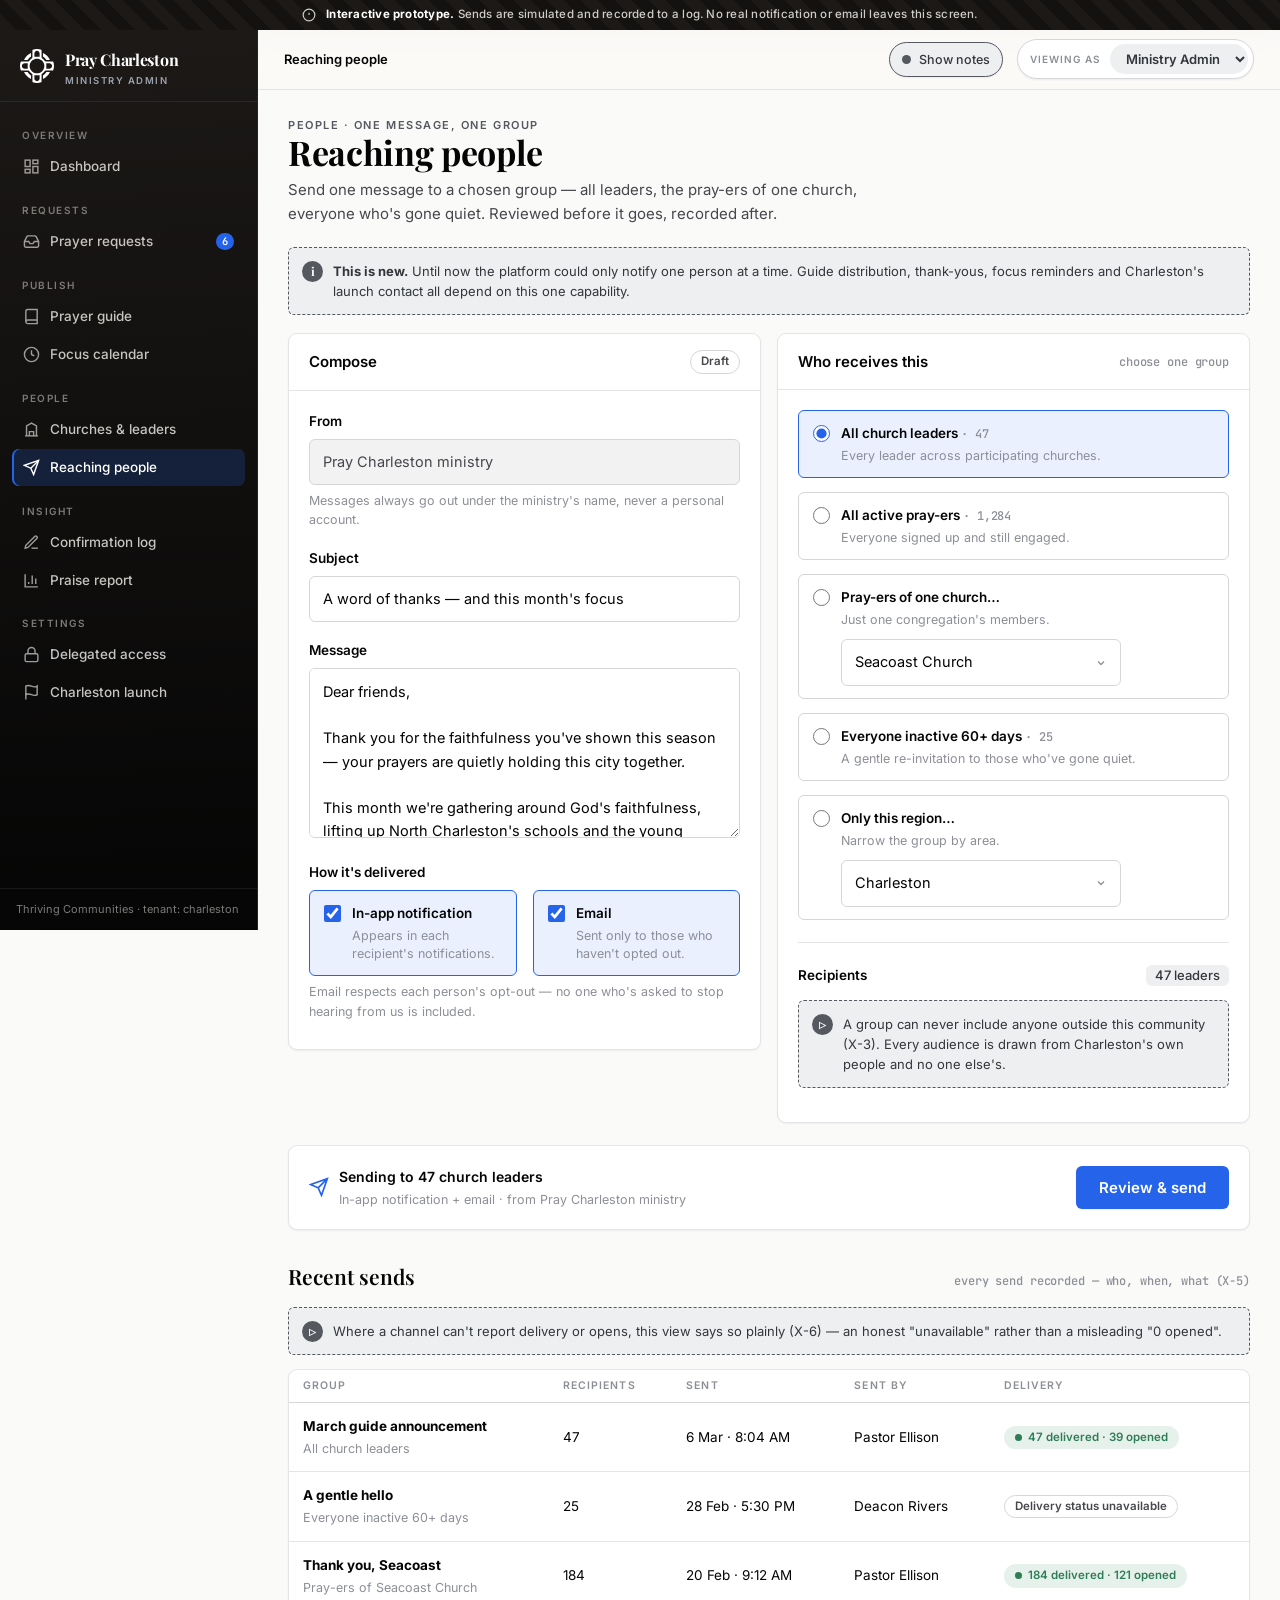
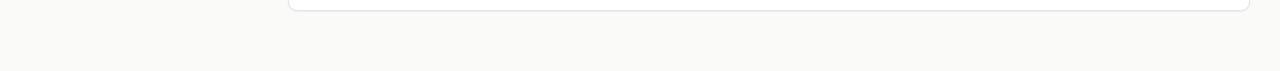
<file: admin-messaging.html>
<!DOCTYPE html>
<html lang="en">
<head>
<meta charset="utf-8">
<meta name="viewport" content="width=device-width, initial-scale=1">
<meta name="robots" content="noindex, nofollow">
<title>Reaching people — Pray Charleston</title>
<link rel="stylesheet" href="assets/app.css">
</head>
<body class="notes-on">
<div class="simbar">
  <svg viewBox="0 0 24 24" fill="none" stroke="currentColor" stroke-width="2"><circle cx="12" cy="12" r="10"/><path d="M12 8v4M12 16h.01"/></svg>
  <span><b>Interactive prototype.</b> Sends are simulated and recorded to a log. No real notification or email leaves this screen.</span>
</div>

<div class="app">
  <!-- ============ SIDEBAR (canonical — reused on all admin pages) ============ -->
  <aside class="sidebar">
    <div class="brand">
      <div class="brand__mark">✦</div>
      <div>
        <div class="brand__name">Pray Charleston</div>
        <div class="brand__sub">Ministry Admin</div>
      </div>
    </div>
    <nav class="nav">
      <div class="nav__group">
        <div class="nav__label">Overview</div>
        <a class="nav__item" href="admin-dashboard.html"><svg viewBox="0 0 24 24" fill="none" stroke="currentColor" stroke-width="2"><rect x="3" y="3" width="7" height="9"/><rect x="14" y="3" width="7" height="5"/><rect x="14" y="12" width="7" height="9"/><rect x="3" y="16" width="7" height="5"/></svg> Dashboard</a>
      </div>
      <div class="nav__group">
        <div class="nav__label">Requests</div>
        <a class="nav__item" href="admin-requests.html"><svg viewBox="0 0 24 24" fill="none" stroke="currentColor" stroke-width="2"><path d="M22 12h-6l-2 3h-4l-2-3H2"/><path d="M5.45 5.11L2 12v6a2 2 0 0 0 2 2h16a2 2 0 0 0 2-2v-6l-3.45-6.89A2 2 0 0 0 16.76 4H7.24a2 2 0 0 0-1.79 1.11z"/></svg> Prayer requests <span class="nav__badge">6</span></a>
      </div>
      <div class="nav__group">
        <div class="nav__label">Publish</div>
        <a class="nav__item" href="admin-guide.html"><svg viewBox="0 0 24 24" fill="none" stroke="currentColor" stroke-width="2"><path d="M4 19.5A2.5 2.5 0 0 1 6.5 17H20"/><path d="M6.5 2H20v20H6.5A2.5 2.5 0 0 1 4 19.5v-15A2.5 2.5 0 0 1 6.5 2z"/></svg> Prayer guide</a>
        <a class="nav__item" href="admin-focus.html"><svg viewBox="0 0 24 24" fill="none" stroke="currentColor" stroke-width="2"><circle cx="12" cy="12" r="10"/><path d="M12 6v6l4 2"/></svg> Focus calendar</a>
      </div>
      <div class="nav__group">
        <div class="nav__label">People</div>
        <a class="nav__item" href="admin-churches.html"><svg viewBox="0 0 24 24" fill="none" stroke="currentColor" stroke-width="2"><path d="M3 21h18"/><path d="M5 21V7l7-4 7 4v14"/><path d="M9 21v-6h6v6"/></svg> Churches &amp; leaders</a>
        <a class="nav__item is-active" href="admin-messaging.html"><svg viewBox="0 0 24 24" fill="none" stroke="currentColor" stroke-width="2"><path d="M22 2L11 13"/><path d="M22 2l-7 20-4-9-9-4 20-7z"/></svg> Reaching people</a>
      </div>
      <div class="nav__group">
        <div class="nav__label">Insight</div>
        <a class="nav__item" href="admin-confirmations.html"><svg viewBox="0 0 24 24" fill="none" stroke="currentColor" stroke-width="2"><path d="M12 20h9"/><path d="M16.5 3.5a2.12 2.12 0 0 1 3 3L7 19l-4 1 1-4L16.5 3.5z"/></svg> Confirmation log</a>
        <a class="nav__item" href="admin-praise.html"><svg viewBox="0 0 24 24" fill="none" stroke="currentColor" stroke-width="2"><path d="M3 3v18h18"/><path d="M18 17V9M13 17V5M8 17v-3"/></svg> Praise report</a>
      </div>
      <div class="nav__group">
        <div class="nav__label">Settings</div>
        <a class="nav__item" href="admin-access.html"><svg viewBox="0 0 24 24" fill="none" stroke="currentColor" stroke-width="2"><rect x="3" y="11" width="18" height="11" rx="2"/><path d="M7 11V7a5 5 0 0 1 10 0v4"/></svg> Delegated access</a>
        <a class="nav__item" href="admin-charleston.html"><svg viewBox="0 0 24 24" fill="none" stroke="currentColor" stroke-width="2"><path d="M4 15s1-1 4-1 5 2 8 2 4-1 4-1V3s-1 1-4 1-5-2-8-2-4 1-4 1z"/><path d="M4 22v-7"/></svg> Charleston launch</a>
      </div>
    </nav>
    <div class="nav__foot">Thriving Communities · tenant: charleston</div>
  </aside>

  <!-- ============ MAIN ============ -->
  <div class="main">
    <div class="topbar">
      <button class="menu-btn" data-menu-btn aria-label="Menu"><svg width="18" height="18" viewBox="0 0 24 24" fill="none" stroke="currentColor" stroke-width="2"><path d="M3 12h18M3 6h18M3 18h18"/></svg></button>
      <div class="topbar__crumb"><b>Reaching people</b></div>
      <div class="topbar__spacer"></div>
      <label class="notes-toggle" data-notes-toggle role="button" aria-pressed="true"><span class="dot"></span> Show notes</label>
      <div class="persona">
        <span class="persona__label">Viewing as</span>
        <select data-persona aria-label="Switch persona">
          <option value="public">Public</option>
          <option value="admin" selected>Ministry Admin</option>
          <option value="leader">Church Leader</option>
          <option value="recorder">Recorder</option>
          <option value="prayer">Pray-er</option>
        </select>
      </div>
    </div>

    <div class="content">
      <div class="page-head">
        <div class="page-head-row">
          <div>
            <div class="eyebrow eyebrow--amethyst">People · One message, one group</div>
            <h1 class="page-title">Reaching people</h1>
            <p class="page-sub">Send one message to a chosen group — all leaders, the pray-ers of one church, everyone who's gone quiet. Reviewed before it goes, recorded after.</p>
          </div>
        </div>
      </div>

      <div class="note">
        <b>This is new.</b> Until now the platform could only notify one person at a time. Guide distribution, thank-yous, focus reminders and Charleston's launch contact all depend on this one capability.
      </div>

      <!-- ============ COMPOSE + AUDIENCE ============ -->
      <div class="grid grid--2" style="margin-top:18px; align-items:start;">

        <!-- LEFT — Compose -->
        <div class="card">
          <div class="card__head">
            <div class="card__title">Compose</div>
            <span class="pill pill--outline">Draft</span>
          </div>
          <div class="card__body">
            <div class="field">
              <label class="field__label">From</label>
              <input class="input" value="Pray Charleston ministry" readonly style="background:var(--vellum);color:var(--ink-soft);">
              <div class="field__hint">Messages always go out under the ministry's name, never a personal account.</div>
            </div>
            <div class="field">
              <label class="field__label">Subject</label>
              <input class="input" value="A word of thanks — and this month's focus">
            </div>
            <div class="field">
              <label class="field__label">Message</label>
              <textarea class="textarea" style="min-height:170px;">Dear friends,

Thank you for the faithfulness you've shown this season — your prayers are quietly holding this city together.

This month we're gathering around God's faithfulness, lifting up North Charleston's schools and the young people growing up among us. Would you keep that before the Lord this week?

With love,
The Pray Charleston team</textarea>
            </div>
            <div class="field" style="margin-bottom:8px;">
              <label class="field__label">How it's delivered</label>
              <div class="grid grid--2">
                <label class="check"><input type="checkbox" checked><span><span class="check__title">In-app notification</span><span class="check__desc">Appears in each recipient's notifications.</span></span></label>
                <label class="check"><input type="checkbox" checked><span><span class="check__title">Email</span><span class="check__desc">Sent only to those who haven't opted out.</span></span></label>
              </div>
              <div class="field__hint">Email respects each person's opt-out — no one who's asked to stop hearing from us is included.</div>
            </div>
          </div>
        </div>

        <!-- RIGHT — Audience -->
        <div class="card">
          <div class="card__head">
            <div class="card__title">Who receives this</div>
            <span class="meta">choose one group</span>
          </div>
          <div class="card__body">
            <div class="stack">
              <label class="check is-on"><input type="radio" name="audience" checked><span><span class="check__title">All church leaders <span class="meta">· 47</span></span><span class="check__desc">Every leader across participating churches.</span></span></label>

              <label class="check"><input type="radio" name="audience"><span><span class="check__title">All active pray-ers <span class="meta">· 1,284</span></span><span class="check__desc">Everyone signed up and still engaged.</span></span></label>

              <label class="check"><input type="radio" name="audience"><span style="flex:1;"><span class="check__title">Pray-ers of one church…</span><span class="check__desc">Just one congregation's members.</span>
                <select class="select" aria-label="Choose a church" style="margin-top:10px;max-width:280px;">
                  <option>Seacoast Church</option>
                  <option>St. Matthew Baptist</option>
                  <option>Mount Moriah AME</option>
                  <option>Charleston Grace Fellowship</option>
                  <option>Summerville Community Church</option>
                </select></span></label>

              <label class="check"><input type="radio" name="audience"><span><span class="check__title">Everyone inactive 60+ days <span class="meta">· 25</span></span><span class="check__desc">A gentle re-invitation to those who've gone quiet.</span></span></label>

              <label class="check"><input type="radio" name="audience"><span style="flex:1;"><span class="check__title">Only this region…</span><span class="check__desc">Narrow the group by area.</span>
                <select class="select" aria-label="Choose a region" style="margin-top:10px;max-width:280px;">
                  <option>Charleston</option>
                  <option>North Charleston</option>
                  <option>Mount Pleasant</option>
                  <option>Summerville</option>
                </select></span></label>
            </div>

            <div class="divider"></div>

            <div class="between">
              <span class="field__label" style="margin-bottom:0;">Recipients</span>
              <span class="tag" style="font-size:13px;">47 leaders</span>
            </div>

            <div class="note note--sim" style="margin-top:14px;">
              A group can never include anyone outside this community (X-3). Every audience is drawn from Charleston's own people and no one else's.
            </div>
          </div>
        </div>
      </div>

      <!-- ============ REVIEW & SEND ============ -->
      <div class="card" style="margin-top:22px;">
        <div class="card__body">
          <div class="between">
            <div class="inline">
              <svg viewBox="0 0 24 24" fill="none" stroke="var(--klein)" stroke-width="2" style="width:20px;height:20px;"><path d="M22 2L11 13M22 2l-7 20-4-9-9-4 20-7z"/></svg>
              <div>
                <div class="row__title">Sending to 47 church leaders</div>
                <div class="row__sub">In-app notification + email · from Pray Charleston ministry</div>
              </div>
            </div>
            <button class="btn btn--ministry btn--lg" data-action="modal:reviewModal">Review &amp; send</button>
          </div>
        </div>
      </div>

      <!-- ============ RECENT SENDS ============ -->
      <div class="section">
        <div class="section__head">
          <div class="section__title">Recent sends</div>
          <span class="meta">every send recorded — who, when, what (X-5)</span>
        </div>

        <div class="note note--sim">
          Where a channel can't report delivery or opens, this view says so plainly (X-6) — an honest "unavailable" rather than a misleading "0 opened".
        </div>

        <div class="table-wrap" style="margin-top:14px;">
          <table class="table">
            <thead>
              <tr><th>Group</th><th>Recipients</th><th>Sent</th><th>Sent by</th><th>Delivery</th></tr>
            </thead>
            <tbody>
              <tr>
                <td><b>March guide announcement</b><div class="row__sub">All church leaders</div></td>
                <td>47</td>
                <td>6 Mar · 8:04 AM</td>
                <td>Pastor Ellison</td>
                <td><span class="pill pill--answered"><span class="pdot"></span>47 delivered · 39 opened</span></td>
              </tr>
              <tr>
                <td><b>A gentle hello</b><div class="row__sub">Everyone inactive 60+ days</div></td>
                <td>25</td>
                <td>28 Feb · 5:30 PM</td>
                <td>Deacon Rivers</td>
                <td><span class="pill pill--outline">Delivery status unavailable</span></td>
              </tr>
              <tr>
                <td><b>Thank you, Seacoast</b><div class="row__sub">Pray-ers of Seacoast Church</div></td>
                <td>184</td>
                <td>20 Feb · 9:12 AM</td>
                <td>Pastor Ellison</td>
                <td><span class="pill pill--answered"><span class="pdot"></span>184 delivered · 121 opened</span></td>
              </tr>
            </tbody>
          </table>
        </div>
      </div>

    </div>
  </div>
</div>

<!-- ============ REVIEW & SEND MODAL ============ -->
<div class="modal" id="reviewModal">
  <div class="modal__card">
    <div class="modal__head"><h3 class="serif" style="font-size:21px;">Send to 47 church leaders?</h3></div>
    <div class="modal__body">
      <p class="soft">Read it once more the way they'll receive it. Nothing goes out until you send.</p>

      <div class="card card--pad" style="margin-top:14px;background:var(--vellum);">
        <div class="eyebrow" style="margin-bottom:8px;">Preview</div>
        <div class="who__meta" style="margin-bottom:2px;">From Pray Charleston ministry</div>
        <div class="row__title" style="margin-bottom:10px;">A word of thanks — and this month's focus</div>
        <p class="soft" style="font-size:13.5px;line-height:1.65;">Dear friends, thank you for the faithfulness you've shown this season — your prayers are quietly holding this city together. This month we're gathering around God's faithfulness, lifting up North Charleston's schools and the young people growing up among us…</p>
      </div>

      <div class="between" style="margin-top:14px;">
        <span class="who__meta">Recipients</span><b>47 church leaders</b>
      </div>
      <div class="between" style="margin-top:8px;">
        <span class="who__meta">Delivered by</span><b>In-app + email</b>
      </div>

      <div class="note" style="margin-top:12px;">
        <b>Before it goes.</b> Every recipient can opt out of non-essential messages (X-7), so the email list may be smaller than the group. This send is recorded — who sent it, when, and what was said (X-5).
      </div>
      <div class="note note--sim" style="margin-top:8px;"><b>Simulated.</b> No real message is sent.</div>
    </div>
    <div class="modal__foot">
      <button class="btn btn--ghost" data-action="close">Cancel</button>
      <button class="btn btn--ministry" data-action="toast-close:Sent to 47 church leaders · recorded in the send log">Send now</button>
    </div>
  </div>
</div>

<script src="assets/app.js"></script>
</body>
</html>
</file>
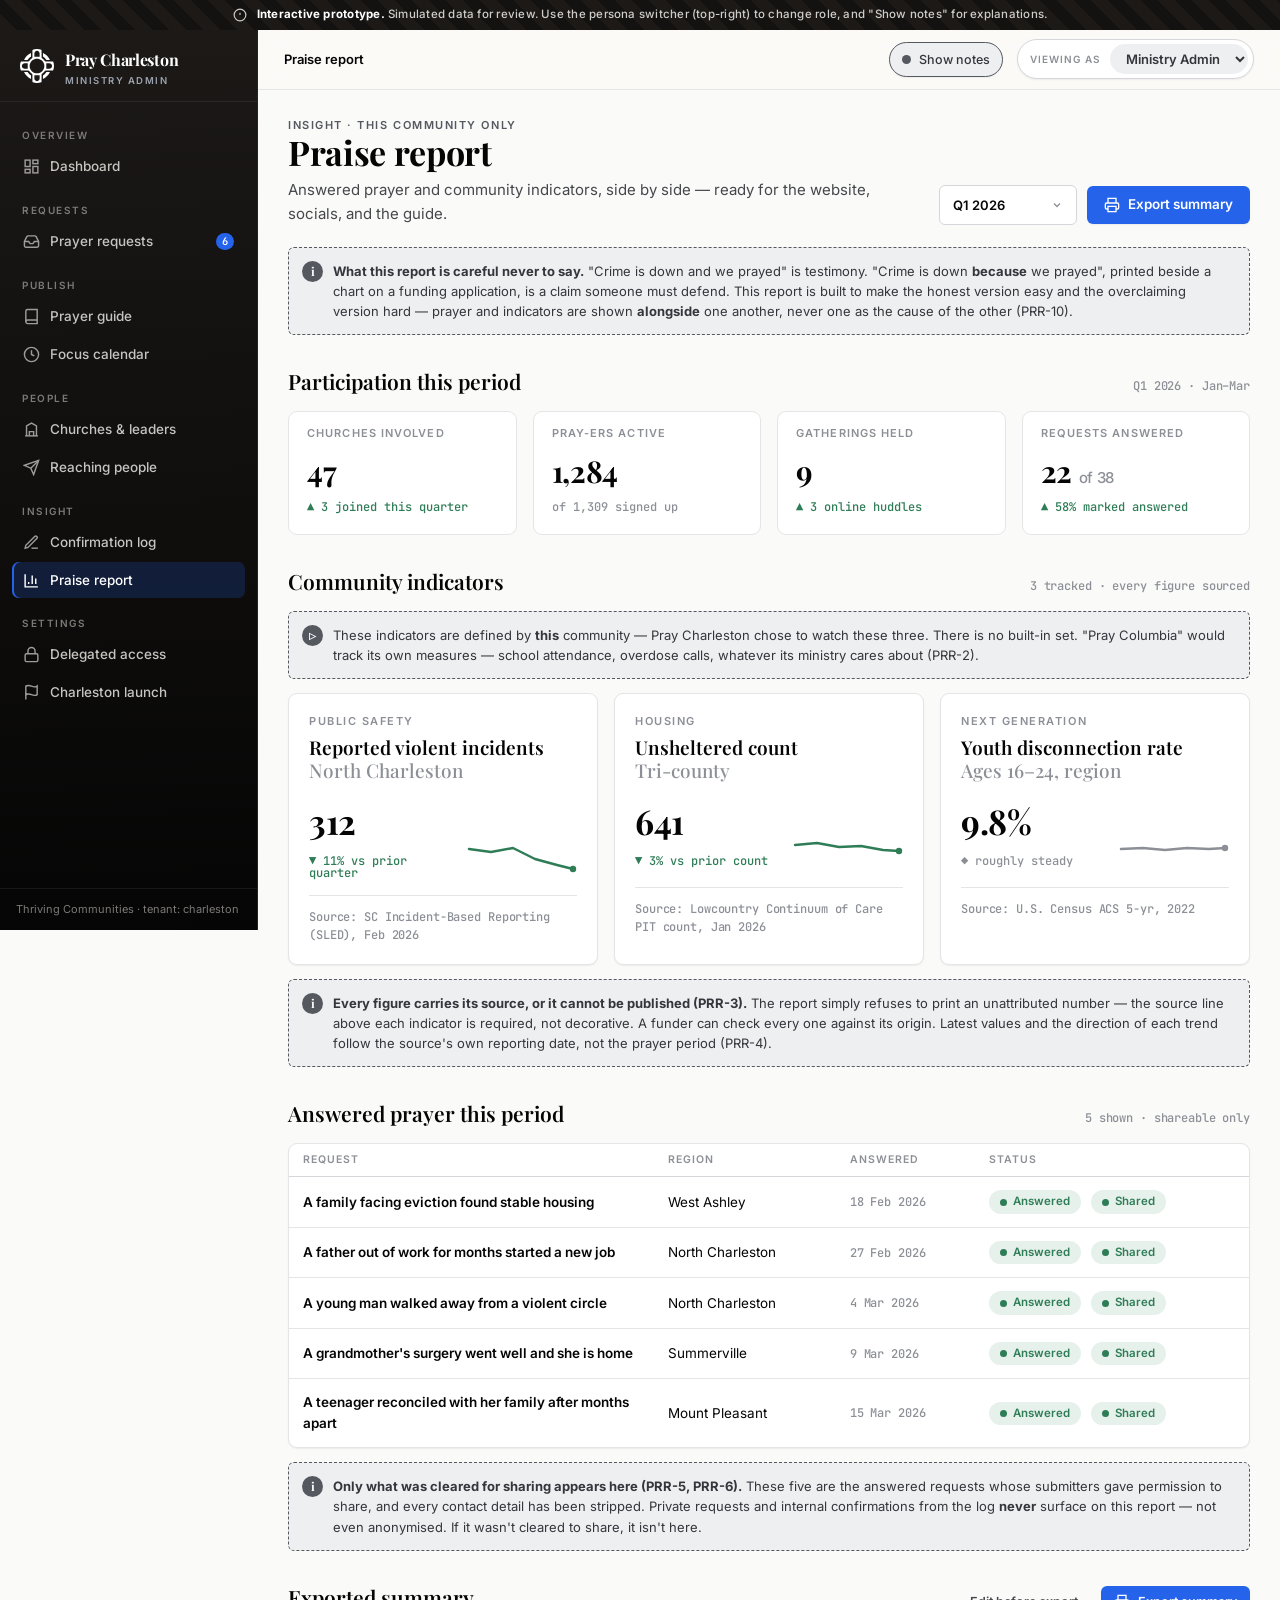
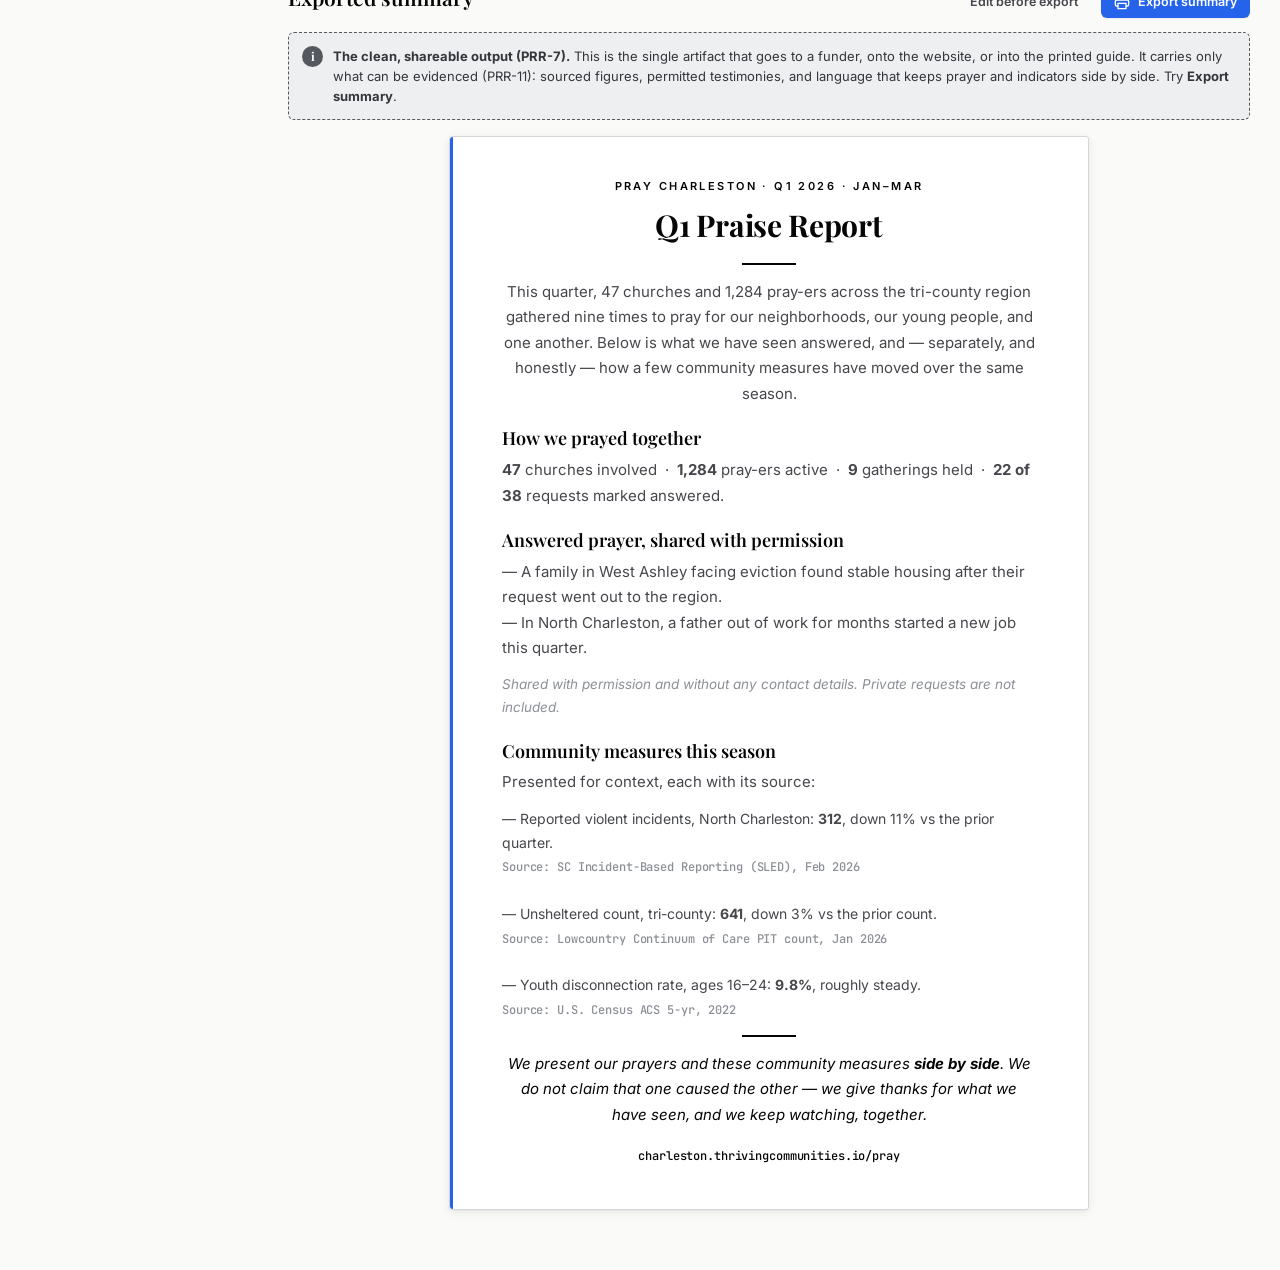
<file: admin-praise.html>
<!DOCTYPE html>
<html lang="en">
<head>
<meta charset="utf-8">
<meta name="viewport" content="width=device-width, initial-scale=1">
<meta name="robots" content="noindex, nofollow">
<title>Praise Report — Pray Charleston</title>
<link rel="stylesheet" href="assets/app.css">
</head>
<body class="notes-on">
<div class="simbar">
  <svg viewBox="0 0 24 24" fill="none" stroke="currentColor" stroke-width="2"><circle cx="12" cy="12" r="10"/><path d="M12 8v4M12 16h.01"/></svg>
  <span><b>Interactive prototype.</b> Simulated data for review. Use the persona switcher (top-right) to change role, and "Show notes" for explanations.</span>
</div>

<div class="app">
  <!-- ============ SIDEBAR (canonical — reused on all admin pages) ============ -->
  <aside class="sidebar">
    <div class="brand">
      <div class="brand__mark">✦</div>
      <div>
        <div class="brand__name">Pray Charleston</div>
        <div class="brand__sub">Ministry Admin</div>
      </div>
    </div>
    <nav class="nav">
      <div class="nav__group">
        <div class="nav__label">Overview</div>
        <a class="nav__item" href="admin-dashboard.html"><svg viewBox="0 0 24 24" fill="none" stroke="currentColor" stroke-width="2"><rect x="3" y="3" width="7" height="9"/><rect x="14" y="3" width="7" height="5"/><rect x="14" y="12" width="7" height="9"/><rect x="3" y="16" width="7" height="5"/></svg> Dashboard</a>
      </div>
      <div class="nav__group">
        <div class="nav__label">Requests</div>
        <a class="nav__item" href="admin-requests.html"><svg viewBox="0 0 24 24" fill="none" stroke="currentColor" stroke-width="2"><path d="M22 12h-6l-2 3h-4l-2-3H2"/><path d="M5.45 5.11L2 12v6a2 2 0 0 0 2 2h16a2 2 0 0 0 2-2v-6l-3.45-6.89A2 2 0 0 0 16.76 4H7.24a2 2 0 0 0-1.79 1.11z"/></svg> Prayer requests <span class="nav__badge">6</span></a>
      </div>
      <div class="nav__group">
        <div class="nav__label">Publish</div>
        <a class="nav__item" href="admin-guide.html"><svg viewBox="0 0 24 24" fill="none" stroke="currentColor" stroke-width="2"><path d="M4 19.5A2.5 2.5 0 0 1 6.5 17H20"/><path d="M6.5 2H20v20H6.5A2.5 2.5 0 0 1 4 19.5v-15A2.5 2.5 0 0 1 6.5 2z"/></svg> Prayer guide</a>
        <a class="nav__item" href="admin-focus.html"><svg viewBox="0 0 24 24" fill="none" stroke="currentColor" stroke-width="2"><circle cx="12" cy="12" r="10"/><path d="M12 6v6l4 2"/></svg> Focus calendar</a>
      </div>
      <div class="nav__group">
        <div class="nav__label">People</div>
        <a class="nav__item" href="admin-churches.html"><svg viewBox="0 0 24 24" fill="none" stroke="currentColor" stroke-width="2"><path d="M3 21h18"/><path d="M5 21V7l7-4 7 4v14"/><path d="M9 21v-6h6v6"/></svg> Churches &amp; leaders</a>
        <a class="nav__item" href="admin-messaging.html"><svg viewBox="0 0 24 24" fill="none" stroke="currentColor" stroke-width="2"><path d="M22 2L11 13"/><path d="M22 2l-7 20-4-9-9-4 20-7z"/></svg> Reaching people</a>
      </div>
      <div class="nav__group">
        <div class="nav__label">Insight</div>
        <a class="nav__item" href="admin-confirmations.html"><svg viewBox="0 0 24 24" fill="none" stroke="currentColor" stroke-width="2"><path d="M12 20h9"/><path d="M16.5 3.5a2.12 2.12 0 0 1 3 3L7 19l-4 1 1-4L16.5 3.5z"/></svg> Confirmation log</a>
        <a class="nav__item is-active" href="admin-praise.html"><svg viewBox="0 0 24 24" fill="none" stroke="currentColor" stroke-width="2"><path d="M3 3v18h18"/><path d="M18 17V9M13 17V5M8 17v-3"/></svg> Praise report</a>
      </div>
      <div class="nav__group">
        <div class="nav__label">Settings</div>
        <a class="nav__item" href="admin-access.html"><svg viewBox="0 0 24 24" fill="none" stroke="currentColor" stroke-width="2"><rect x="3" y="11" width="18" height="11" rx="2"/><path d="M7 11V7a5 5 0 0 1 10 0v4"/></svg> Delegated access</a>
        <a class="nav__item" href="admin-charleston.html"><svg viewBox="0 0 24 24" fill="none" stroke="currentColor" stroke-width="2"><path d="M4 15s1-1 4-1 5 2 8 2 4-1 4-1V3s-1 1-4 1-5-2-8-2-4 1-4 1z"/><path d="M4 22v-7"/></svg> Charleston launch</a>
      </div>
    </nav>
    <div class="nav__foot">Thriving Communities · tenant: charleston</div>
  </aside>

  <!-- ============ MAIN ============ -->
  <div class="main">
    <div class="topbar">
      <button class="menu-btn" data-menu-btn aria-label="Menu"><svg width="18" height="18" viewBox="0 0 24 24" fill="none" stroke="currentColor" stroke-width="2"><path d="M3 12h18M3 6h18M3 18h18"/></svg></button>
      <div class="topbar__crumb"><b>Praise report</b></div>
      <div class="topbar__spacer"></div>
      <label class="notes-toggle" data-notes-toggle role="button" aria-pressed="true"><span class="dot"></span> Show notes</label>
      <div class="persona">
        <span class="persona__label">Viewing as</span>
        <select data-persona aria-label="Switch persona">
          <option value="public">Public</option>
          <option value="admin" selected>Ministry Admin</option>
          <option value="leader">Church Leader</option>
          <option value="recorder">Recorder</option>
          <option value="prayer">Pray-er</option>
        </select>
      </div>
    </div>

    <div class="content">
      <div class="page-head">
        <div class="page-head-row">
          <div>
            <div class="eyebrow eyebrow--amethyst">Insight · This community only</div>
            <h1 class="page-title">Praise report</h1>
            <p class="page-sub">Answered prayer and community indicators, side by side — ready for the website, socials, and the guide.</p>
          </div>
          <div class="inline">
            <select class="select" aria-label="Reporting period" style="width:auto;padding:9px 34px 9px 13px;font-weight:600;font-size:13px;">
              <option selected>Q1 2026</option>
              <option>Q4 2025</option>
              <option>Q3 2025</option>
              <option>Full year 2025</option>
            </select>
            <button class="btn btn--ministry" data-print><svg viewBox="0 0 24 24" fill="none" stroke="currentColor" stroke-width="2"><path d="M6 9V2h12v7M6 18H4a2 2 0 0 1-2-2v-5a2 2 0 0 1 2-2h16a2 2 0 0 1 2 2v5a2 2 0 0 1-2 2h-2M6 14h12v8H6z"/></svg> Export summary</button>
          </div>
        </div>
      </div>

      <!-- PRR-10: the load-bearing constraint -->
      <div class="note">
        <b>What this report is careful never to say.</b> "Crime is down and we prayed" is testimony. "Crime is down <b>because</b> we prayed", printed beside a chart on a funding application, is a claim someone must defend. This report is built to make the honest version easy and the overclaiming version hard — prayer and indicators are shown <b>alongside</b> one another, never one as the cause of the other (PRR-10).
      </div>

      <!-- ============ Participation (PRR-9) ============ -->
      <div class="section">
        <div class="section__head">
          <div class="section__title">Participation this period</div>
          <span class="meta">Q1 2026 · Jan–Mar</span>
        </div>
        <div class="grid grid--4">
          <div class="stat">
            <div class="stat__label">Churches involved</div>
            <div class="stat__value">47</div>
            <div class="stat__delta up">▲ 3 joined this quarter</div>
          </div>
          <div class="stat">
            <div class="stat__label">Pray-ers active</div>
            <div class="stat__value">1,284</div>
            <div class="stat__delta flat">of 1,309 signed up</div>
          </div>
          <div class="stat">
            <div class="stat__label">Gatherings held</div>
            <div class="stat__value">9</div>
            <div class="stat__delta up">▲ 3 online huddles</div>
          </div>
          <div class="stat">
            <div class="stat__label">Requests answered</div>
            <div class="stat__value">22 <small>of 38</small></div>
            <div class="stat__delta up">▲ 58% marked answered</div>
          </div>
        </div>
      </div>

      <!-- ============ Community indicators (PRR-1..PRR-4) ============ -->
      <div class="section">
        <div class="section__head">
          <div class="section__title">Community indicators</div>
          <span class="meta">3 tracked · every figure sourced</span>
        </div>

        <div class="note note--sim">
          These indicators are defined by <b>this</b> community — Pray Charleston chose to watch these three. There is no built-in set. "Pray Columbia" would track its own measures — school attendance, overdose calls, whatever its ministry cares about (PRR-2).
        </div>

        <div class="grid grid--3" style="margin-top:14px;">

          <!-- Indicator 1 — violent incidents (down = good) -->
          <div class="card card--pad">
            <div class="eyebrow">Public safety</div>
            <div class="serif" style="font-size:19px;font-weight:600;margin:6px 0 12px;line-height:1.25;">Reported violent incidents<br><span class="muted" style="font-weight:500;">North Charleston</span></div>
            <div class="between" style="align-items:flex-end;">
              <div>
                <div class="stat__value" style="font-size:34px;margin:0;">312</div>
                <div class="stat__delta good">▼ 11% vs prior quarter</div>
              </div>
              <!-- hand-written sparkline: descending -->
              <svg width="112" height="40" viewBox="0 0 112 40" fill="none" aria-hidden="true" style="overflow:visible;">
                <polyline points="4,10 26,13 48,9 70,20 92,26 108,30" fill="none" stroke="#2F7D57" stroke-width="2.5" stroke-linecap="round" stroke-linejoin="round"/>
                <circle cx="108" cy="30" r="3.2" fill="#2F7D57"/>
              </svg>
            </div>
            <div class="divider" style="margin:16px 0 12px;"></div>
            <div class="meta">Source: SC Incident-Based Reporting (SLED), Feb 2026</div>
          </div>

          <!-- Indicator 2 — unsheltered count (down slightly) -->
          <div class="card card--pad">
            <div class="eyebrow">Housing</div>
            <div class="serif" style="font-size:19px;font-weight:600;margin:6px 0 12px;line-height:1.25;">Unsheltered count<br><span class="muted" style="font-weight:500;">Tri-county</span></div>
            <div class="between" style="align-items:flex-end;">
              <div>
                <div class="stat__value" style="font-size:34px;margin:0;">641</div>
                <div class="stat__delta good">▼ 3% vs prior count</div>
              </div>
              <svg width="112" height="40" viewBox="0 0 112 40" fill="none" aria-hidden="true" style="overflow:visible;">
                <polyline points="4,14 26,12 48,16 70,15 92,19 108,20" fill="none" stroke="#2F7D57" stroke-width="2.5" stroke-linecap="round" stroke-linejoin="round"/>
                <circle cx="108" cy="20" r="3.2" fill="#2F7D57"/>
              </svg>
            </div>
            <div class="divider" style="margin:16px 0 12px;"></div>
            <div class="meta">Source: Lowcountry Continuum of Care PIT count, Jan 2026</div>
          </div>

          <!-- Indicator 3 — youth disconnection (flat / slight down) -->
          <div class="card card--pad">
            <div class="eyebrow">Next generation</div>
            <div class="serif" style="font-size:19px;font-weight:600;margin:6px 0 12px;line-height:1.25;">Youth disconnection rate<br><span class="muted" style="font-weight:500;">Ages 16–24, region</span></div>
            <div class="between" style="align-items:flex-end;">
              <div>
                <div class="stat__value" style="font-size:34px;margin:0;">9.8%</div>
                <div class="stat__delta flat">◆ roughly steady</div>
              </div>
              <svg width="112" height="40" viewBox="0 0 112 40" fill="none" aria-hidden="true" style="overflow:visible;">
                <polyline points="4,18 26,17 48,19 70,17 92,18 108,17" fill="none" stroke="#8C8F96" stroke-width="2.5" stroke-linecap="round" stroke-linejoin="round"/>
                <circle cx="108" cy="17" r="3.2" fill="#8C8F96"/>
              </svg>
            </div>
            <div class="divider" style="margin:16px 0 12px;"></div>
            <div class="meta">Source: U.S. Census ACS 5-yr, 2022</div>
          </div>

        </div>

        <div class="note">
          <b>Every figure carries its source, or it cannot be published (PRR-3).</b> The report simply refuses to print an unattributed number — the source line above each indicator is required, not decorative. A funder can check every one against its origin. Latest values and the direction of each trend follow the source's own reporting date, not the prayer period (PRR-4).
        </div>
      </div>

      <!-- ============ Answered prayer (PRR-5, PRR-6) ============ -->
      <div class="section">
        <div class="section__head">
          <div class="section__title">Answered prayer this period</div>
          <span class="meta">5 shown · shareable only</span>
        </div>

        <div class="table-wrap">
          <table class="table">
            <thead>
              <tr>
                <th style="width:38%">Request</th>
                <th>Region</th>
                <th>Answered</th>
                <th>Status</th>
              </tr>
            </thead>
            <tbody>
              <tr>
                <td><div class="row__title" style="font-size:13.5px;">A family facing eviction found stable housing</div></td>
                <td>West Ashley</td>
                <td class="meta">18 Feb 2026</td>
                <td><span class="inline"><span class="pill pill--answered"><span class="pdot"></span>Answered</span> <span class="pill pill--shared"><span class="pdot"></span>Shared</span></span></td>
              </tr>
              <tr>
                <td><div class="row__title" style="font-size:13.5px;">A father out of work for months started a new job</div></td>
                <td>North Charleston</td>
                <td class="meta">27 Feb 2026</td>
                <td><span class="inline"><span class="pill pill--answered"><span class="pdot"></span>Answered</span> <span class="pill pill--shared"><span class="pdot"></span>Shared</span></span></td>
              </tr>
              <tr>
                <td><div class="row__title" style="font-size:13.5px;">A young man walked away from a violent circle</div></td>
                <td>North Charleston</td>
                <td class="meta">4 Mar 2026</td>
                <td><span class="inline"><span class="pill pill--answered"><span class="pdot"></span>Answered</span> <span class="pill pill--shared"><span class="pdot"></span>Shared</span></span></td>
              </tr>
              <tr>
                <td><div class="row__title" style="font-size:13.5px;">A grandmother's surgery went well and she is home</div></td>
                <td>Summerville</td>
                <td class="meta">9 Mar 2026</td>
                <td><span class="inline"><span class="pill pill--answered"><span class="pdot"></span>Answered</span> <span class="pill pill--shared"><span class="pdot"></span>Shared</span></span></td>
              </tr>
              <tr>
                <td><div class="row__title" style="font-size:13.5px;">A teenager reconciled with her family after months apart</div></td>
                <td>Mount Pleasant</td>
                <td class="meta">15 Mar 2026</td>
                <td><span class="inline"><span class="pill pill--answered"><span class="pdot"></span>Answered</span> <span class="pill pill--shared"><span class="pdot"></span>Shared</span></span></td>
              </tr>
            </tbody>
          </table>
        </div>

        <div class="note">
          <b>Only what was cleared for sharing appears here (PRR-5, PRR-6).</b> These five are the answered requests whose submitters gave permission to share, and every contact detail has been stripped. Private requests and internal confirmations from the log <b>never</b> surface on this report — not even anonymised. If it wasn't cleared to share, it isn't here.
        </div>
      </div>

      <!-- ============ Exported summary (PRR-7, PRR-11) ============ -->
      <div class="section">
        <div class="section__head">
          <div class="section__title">Exported summary</div>
          <div class="inline">
            <button class="btn btn--quiet btn--sm" data-action="toast:Editing summary before export">Edit before export</button>
            <button class="btn btn--ministry btn--sm" data-print><svg viewBox="0 0 24 24" fill="none" stroke="currentColor" stroke-width="2"><path d="M6 9V2h12v7M6 18H4a2 2 0 0 1-2-2v-5a2 2 0 0 1 2-2h16a2 2 0 0 1 2 2v5a2 2 0 0 1-2 2h-2M6 14h12v8H6z"/></svg> Export summary</button>
          </div>
        </div>

        <div class="note">
          <b>The clean, shareable output (PRR-7).</b> This is the single artifact that goes to a funder, onto the website, or into the printed guide. It carries only what can be evidenced (PRR-11): sourced figures, permitted testimonies, and language that keeps prayer and indicators side by side. Try <b>Export summary</b>.
        </div>

        <div style="display:grid;place-items:center;margin-top:16px;">
          <div class="paper-doc">
            <div class="paper-doc__kicker">Pray Charleston · Q1 2026 · Jan–Mar</div>
            <div class="paper-doc__title">Q1 Praise Report</div>
            <div class="paper-doc__rule"></div>

            <p style="text-align:center;color:var(--ink-soft);">
              This quarter, 47 churches and 1,284 pray-ers across the tri-county region gathered nine times
              to pray for our neighborhoods, our young people, and one another. Below is what we have seen answered,
              and — separately, and honestly — how a few community measures have moved over the same season.
            </p>

            <h4>How we prayed together</h4>
            <p>
              <b>47</b> churches involved &nbsp;·&nbsp; <b>1,284</b> pray-ers active &nbsp;·&nbsp; <b>9</b> gatherings held
              &nbsp;·&nbsp; <b>22 of 38</b> requests marked answered.
            </p>

            <h4>Answered prayer, shared with permission</h4>
            <p>
              — A family in West Ashley facing eviction found stable housing after their request went out to the region.<br>
              — In North Charleston, a father out of work for months started a new job this quarter.
            </p>
            <p style="font-style:italic;color:var(--ink-faint);font-size:13.5px;">
              Shared with permission and without any contact details. Private requests are not included.
            </p>

            <h4>Community measures this season</h4>
            <p>Presented for context, each with its source:</p>
            <p style="font-size:14px;">
              — Reported violent incidents, North Charleston: <b>312</b>, down 11% vs the prior quarter.<br>
              <span class="meta">Source: SC Incident-Based Reporting (SLED), Feb 2026</span><br><br>
              — Unsheltered count, tri-county: <b>641</b>, down 3% vs the prior count.<br>
              <span class="meta">Source: Lowcountry Continuum of Care PIT count, Jan 2026</span><br><br>
              — Youth disconnection rate, ages 16–24: <b>9.8%</b>, roughly steady.<br>
              <span class="meta">Source: U.S. Census ACS 5-yr, 2022</span>
            </p>

            <div class="paper-doc__rule"></div>
            <p style="text-align:center;font-style:italic;color:var(--ink);">
              We present our prayers and these community measures <b>side by side</b>. We do not claim that one caused the other —
              we give thanks for what we have seen, and we keep watching, together.
            </p>

            <div style="text-align:center;margin-top:20px;">
              <div class="meta" style="color:var(--gilt);">charleston.thrivingcommunities.io/pray</div>
            </div>
          </div>
        </div>
      </div>

    </div>
  </div>
</div>

<script src="assets/app.js"></script>
</body>
</html>
</file>
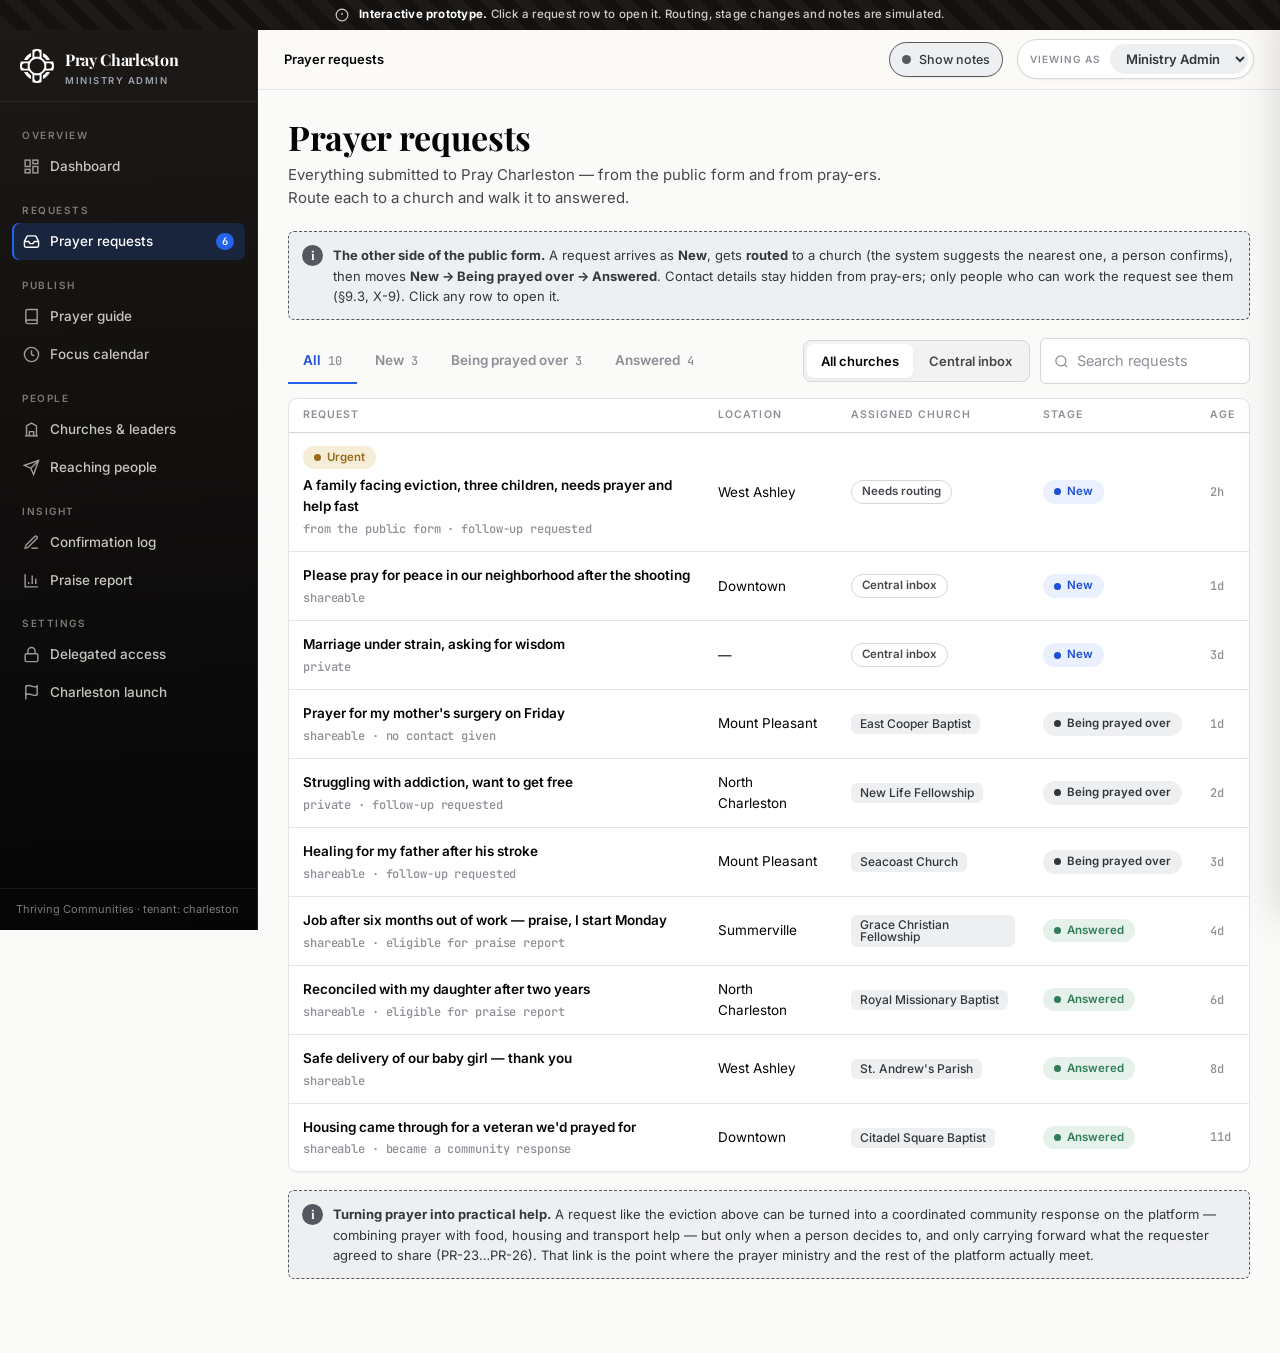
<file: admin-requests.html>
<!DOCTYPE html>
<html lang="en">
<head>
<meta charset="utf-8">
<meta name="viewport" content="width=device-width, initial-scale=1">
<meta name="robots" content="noindex, nofollow">
<title>Prayer Requests — Pray Charleston</title>
<link rel="stylesheet" href="assets/app.css">
</head>
<body class="notes-on">
<div class="simbar">
  <svg viewBox="0 0 24 24" fill="none" stroke="currentColor" stroke-width="2"><circle cx="12" cy="12" r="10"/><path d="M12 8v4M12 16h.01"/></svg>
  <span><b>Interactive prototype.</b> Click a request row to open it. Routing, stage changes and notes are simulated.</span>
</div>

<div class="app">
  <aside class="sidebar">
    <div class="brand"><div class="brand__mark">✦</div><div><div class="brand__name">Pray Charleston</div><div class="brand__sub">Ministry Admin</div></div></div>
    <nav class="nav">
      <div class="nav__group"><div class="nav__label">Overview</div>
        <a class="nav__item" href="admin-dashboard.html"><svg viewBox="0 0 24 24" fill="none" stroke="currentColor" stroke-width="2"><rect x="3" y="3" width="7" height="9"/><rect x="14" y="3" width="7" height="5"/><rect x="14" y="12" width="7" height="9"/><rect x="3" y="16" width="7" height="5"/></svg> Dashboard</a></div>
      <div class="nav__group"><div class="nav__label">Requests</div>
        <a class="nav__item is-active" href="admin-requests.html"><svg viewBox="0 0 24 24" fill="none" stroke="currentColor" stroke-width="2"><path d="M22 12h-6l-2 3h-4l-2-3H2"/><path d="M5.45 5.11L2 12v6a2 2 0 0 0 2 2h16a2 2 0 0 0 2-2v-6l-3.45-6.89A2 2 0 0 0 16.76 4H7.24a2 2 0 0 0-1.79 1.11z"/></svg> Prayer requests <span class="nav__badge">6</span></a></div>
      <div class="nav__group"><div class="nav__label">Publish</div>
        <a class="nav__item" href="admin-guide.html"><svg viewBox="0 0 24 24" fill="none" stroke="currentColor" stroke-width="2"><path d="M4 19.5A2.5 2.5 0 0 1 6.5 17H20"/><path d="M6.5 2H20v20H6.5A2.5 2.5 0 0 1 4 19.5v-15A2.5 2.5 0 0 1 6.5 2z"/></svg> Prayer guide</a>
        <a class="nav__item" href="admin-focus.html"><svg viewBox="0 0 24 24" fill="none" stroke="currentColor" stroke-width="2"><circle cx="12" cy="12" r="10"/><path d="M12 6v6l4 2"/></svg> Focus calendar</a></div>
      <div class="nav__group"><div class="nav__label">People</div>
        <a class="nav__item" href="admin-churches.html"><svg viewBox="0 0 24 24" fill="none" stroke="currentColor" stroke-width="2"><path d="M3 21h18"/><path d="M5 21V7l7-4 7 4v14"/><path d="M9 21v-6h6v6"/></svg> Churches &amp; leaders</a>
        <a class="nav__item" href="admin-messaging.html"><svg viewBox="0 0 24 24" fill="none" stroke="currentColor" stroke-width="2"><path d="M22 2L11 13M22 2l-7 20-4-9-9-4 20-7z"/></svg> Reaching people</a></div>
      <div class="nav__group"><div class="nav__label">Insight</div>
        <a class="nav__item" href="admin-confirmations.html"><svg viewBox="0 0 24 24" fill="none" stroke="currentColor" stroke-width="2"><path d="M12 20h9"/><path d="M16.5 3.5a2.12 2.12 0 0 1 3 3L7 19l-4 1 1-4z"/></svg> Confirmation log</a>
        <a class="nav__item" href="admin-praise.html"><svg viewBox="0 0 24 24" fill="none" stroke="currentColor" stroke-width="2"><path d="M3 3v18h18"/><path d="M18 17V9M13 17V5M8 17v-3"/></svg> Praise report</a></div>
      <div class="nav__group"><div class="nav__label">Settings</div>
        <a class="nav__item" href="admin-access.html"><svg viewBox="0 0 24 24" fill="none" stroke="currentColor" stroke-width="2"><rect x="3" y="11" width="18" height="11" rx="2"/><path d="M7 11V7a5 5 0 0 1 10 0v4"/></svg> Delegated access</a>
        <a class="nav__item" href="admin-charleston.html"><svg viewBox="0 0 24 24" fill="none" stroke="currentColor" stroke-width="2"><path d="M4 15s1-1 4-1 5 2 8 2 4-1 4-1V3s-1 1-4 1-5-2-8-2-4 1-4 1z"/><path d="M4 22v-7"/></svg> Charleston launch</a></div>
    </nav>
    <div class="nav__foot">Thriving Communities · tenant: charleston</div>
  </aside>

  <div class="main">
    <div class="topbar">
      <button class="menu-btn" data-menu-btn aria-label="Menu"><svg width="18" height="18" viewBox="0 0 24 24" fill="none" stroke="currentColor" stroke-width="2"><path d="M3 12h18M3 6h18M3 18h18"/></svg></button>
      <div class="topbar__crumb"><b>Prayer requests</b></div>
      <div class="topbar__spacer"></div>
      <label class="notes-toggle" data-notes-toggle role="button" aria-pressed="true"><span class="dot"></span> Show notes</label>
      <div class="persona"><span class="persona__label">Viewing as</span>
        <select data-persona aria-label="Switch persona">
          <option value="public">Public</option><option value="admin" selected>Ministry Admin</option>
          <option value="leader">Church Leader</option><option value="recorder">Recorder</option><option value="prayer">Pray-er</option>
        </select>
      </div>
    </div>

    <div class="content">
      <div class="page-head">
        <div class="page-head-row">
          <div>
            <h1 class="page-title">Prayer requests</h1>
            <p class="page-sub">Everything submitted to Pray Charleston — from the public form and from pray-ers. Route each to a church and walk it to answered.</p>
          </div>
        </div>
      </div>

      <div class="note">
        <b>The other side of the public form.</b> A request arrives as <b>New</b>, gets <b>routed</b> to a church (the system suggests the nearest one, a person confirms), then moves <b>New → Being prayed over → Answered</b>. Contact details stay hidden from pray-ers; only people who can work the request see them (§9.3, X-9). Click any row to open it.
      </div>

      <!-- Filters -->
      <div class="between" style="margin:18px 0 14px;flex-wrap:wrap;gap:12px;">
        <div class="tabs" style="border:none;margin:0;" data-filter-target="#reqRows">
          <div class="tab is-on" data-filter="all">All <span class="meta" style="margin-left:4px;">10</span></div>
          <div class="tab" data-filter="new">New <span class="meta" style="margin-left:4px;">3</span></div>
          <div class="tab" data-filter="praying">Being prayed over <span class="meta" style="margin-left:4px;">3</span></div>
          <div class="tab" data-filter="answered">Answered <span class="meta" style="margin-left:4px;">4</span></div>
        </div>
        <div class="inline">
          <div class="seg">
            <button class="is-on">All churches</button>
            <button>Central inbox</button>
          </div>
          <div class="input" style="width:210px;display:flex;align-items:center;gap:8px;color:var(--ink-faint);"><svg width="15" height="15" viewBox="0 0 24 24" fill="none" stroke="currentColor" stroke-width="2"><circle cx="11" cy="11" r="8"/><path d="M21 21l-4.3-4.3"/></svg> Search requests</div>
        </div>
      </div>

      <!-- Table -->
      <div class="table-wrap">
        <table class="table">
          <thead><tr><th>Request</th><th>Location</th><th>Assigned church</th><th>Stage</th><th>Age</th></tr></thead>
          <tbody id="reqRows">
            <tr class="row-click" data-stage="new" data-action="drawer:reqDrawer">
              <td>
                <div class="inline" style="gap:8px;"><span class="pill pill--urgent"><span class="pdot"></span>Urgent</span></div>
                <div style="font-weight:600;margin-top:6px;">A family facing eviction, three children, needs prayer and help fast</div>
                <div class="meta" style="margin-top:3px;">from the public form · follow-up requested</div>
              </td>
              <td>West Ashley</td>
              <td><span class="pill pill--outline">Needs routing</span></td>
              <td><span class="pill pill--new"><span class="pdot"></span>New</span></td>
              <td class="meta">2h</td>
            </tr>
            <tr class="row-click" data-stage="new" data-action="drawer:reqDrawer">
              <td><div style="font-weight:600;">Please pray for peace in our neighborhood after the shooting</div><div class="meta" style="margin-top:3px;">shareable</div></td>
              <td>Downtown</td>
              <td><span class="pill pill--outline">Central inbox</span></td>
              <td><span class="pill pill--new"><span class="pdot"></span>New</span></td>
              <td class="meta">1d</td>
            </tr>
            <tr class="row-click" data-stage="new" data-action="drawer:reqDrawer">
              <td><div style="font-weight:600;">Marriage under strain, asking for wisdom</div><div class="meta" style="margin-top:3px;">private</div></td>
              <td>—</td>
              <td><span class="pill pill--outline">Central inbox</span></td>
              <td><span class="pill pill--new"><span class="pdot"></span>New</span></td>
              <td class="meta">3d</td>
            </tr>
            <tr class="row-click" data-stage="praying" data-action="drawer:reqDrawer">
              <td><div style="font-weight:600;">Prayer for my mother's surgery on Friday</div><div class="meta" style="margin-top:3px;">shareable · no contact given</div></td>
              <td>Mount Pleasant</td>
              <td><span class="tag">East Cooper Baptist</span></td>
              <td><span class="pill pill--praying"><span class="pdot"></span>Being prayed over</span></td>
              <td class="meta">1d</td>
            </tr>
            <tr class="row-click" data-stage="praying" data-action="drawer:reqDrawer">
              <td><div style="font-weight:600;">Struggling with addiction, want to get free</div><div class="meta" style="margin-top:3px;">private · follow-up requested</div></td>
              <td>North Charleston</td>
              <td><span class="tag">New Life Fellowship</span></td>
              <td><span class="pill pill--praying"><span class="pdot"></span>Being prayed over</span></td>
              <td class="meta">2d</td>
            </tr>
            <tr class="row-click" data-stage="praying" data-action="drawer:reqDrawer">
              <td><div style="font-weight:600;">Healing for my father after his stroke</div><div class="meta" style="margin-top:3px;">shareable · follow-up requested</div></td>
              <td>Mount Pleasant</td>
              <td><span class="tag">Seacoast Church</span></td>
              <td><span class="pill pill--praying"><span class="pdot"></span>Being prayed over</span></td>
              <td class="meta">3d</td>
            </tr>
            <tr class="row-click" data-stage="answered" data-action="drawer:reqDrawer">
              <td><div style="font-weight:600;">Job after six months out of work — praise, I start Monday</div><div class="meta" style="margin-top:3px;">shareable · eligible for praise report</div></td>
              <td>Summerville</td>
              <td><span class="tag">Grace Christian Fellowship</span></td>
              <td><span class="pill pill--answered"><span class="pdot"></span>Answered</span></td>
              <td class="meta">4d</td>
            </tr>
            <tr class="row-click" data-stage="answered" data-action="drawer:reqDrawer">
              <td><div style="font-weight:600;">Reconciled with my daughter after two years</div><div class="meta" style="margin-top:3px;">shareable · eligible for praise report</div></td>
              <td>North Charleston</td>
              <td><span class="tag">Royal Missionary Baptist</span></td>
              <td><span class="pill pill--answered"><span class="pdot"></span>Answered</span></td>
              <td class="meta">6d</td>
            </tr>
            <tr class="row-click" data-stage="answered" data-action="drawer:reqDrawer">
              <td><div style="font-weight:600;">Safe delivery of our baby girl — thank you</div><div class="meta" style="margin-top:3px;">shareable</div></td>
              <td>West Ashley</td>
              <td><span class="tag">St. Andrew's Parish</span></td>
              <td><span class="pill pill--answered"><span class="pdot"></span>Answered</span></td>
              <td class="meta">8d</td>
            </tr>
            <tr class="row-click" data-stage="answered" data-action="drawer:reqDrawer">
              <td><div style="font-weight:600;">Housing came through for a veteran we'd prayed for</div><div class="meta" style="margin-top:3px;">shareable · became a community response</div></td>
              <td>Downtown</td>
              <td><span class="tag">Citadel Square Baptist</span></td>
              <td><span class="pill pill--answered"><span class="pdot"></span>Answered</span></td>
              <td class="meta">11d</td>
            </tr>
          </tbody>
        </table>
      </div>

      <div class="note" style="margin-top:18px;">
        <b>Turning prayer into practical help.</b> A request like the eviction above can be turned into a coordinated community response on the platform — combining prayer with food, housing and transport help — but only when a person decides to, and only carrying forward what the requester agreed to share (PR-23…PR-26). That link is the point where the prayer ministry and the rest of the platform actually meet.
      </div>
    </div>
  </div>
</div>

<!-- ============ DETAIL DRAWER ============ -->
<div class="scrim" data-scrim></div>
<aside class="drawer" id="reqDrawer" aria-label="Request detail">
  <div class="drawer__head">
    <div>
      <div class="inline" style="gap:8px;"><span class="pill pill--urgent"><span class="pdot"></span>Urgent</span><span class="pill pill--new"><span class="pdot"></span>New</span></div>
      <h2 class="serif" style="font-size:22px;margin-top:10px;max-width:36ch;">A family facing eviction, three children, needs prayer and help fast</h2>
      <div class="meta" style="margin-top:6px;">Submitted 2 hours ago via the public form · West Ashley</div>
    </div>
    <button class="iconbtn" data-action="close" aria-label="Close"><svg width="18" height="18" viewBox="0 0 24 24" fill="none" stroke="currentColor" stroke-width="2"><path d="M18 6L6 18M6 6l12 12"/></svg></button>
  </div>
  <div class="drawer__body">
    <div class="eyebrow">The request</div>
    <p style="margin:8px 0 0;color:var(--ink-soft);line-height:1.65;">"We got a notice on our door yesterday. My husband lost hours at work and we're behind two months. I have three kids and I'm scared. Please pray, and if there's any way someone can help us figure out what to do, please."</p>

    <div class="divider"></div>

    <div class="eyebrow">Contact — visible only to follow-up handlers</div>
    <div class="card card--pad" style="margin-top:8px;background:var(--vellum);">
      <div class="between"><span class="who__meta">Name</span><b>Marisa T.</b></div>
      <div class="between" style="margin-top:8px;"><span class="who__meta">Phone</span><b>(843) 555-0148</b></div>
      <div class="note" style="margin-top:12px;"><b>Never shown to pray-ers.</b> If this request is shared for prayer, it goes out without these details (X-9, PR-20).</div>
    </div>

    <div class="divider"></div>

    <div class="eyebrow">Route to a church</div>
    <div class="note note--sim" style="margin-top:8px;">The system suggests the nearest participating church to West Ashley. The suggestion is advice — a person confirms or overrides it (PR-10, PR-11).</div>
    <div class="card card--pad" style="margin-top:10px;">
      <div class="between">
        <div class="who"><div class="avatar">SP</div><div><div class="who__name">St. Andrew's Parish</div><div class="who__meta">1.2 mi from West Ashley · Rev. Coleman · 34 pray-ers</div></div></div>
        <span class="pill pill--praying">Suggested</span>
      </div>
    </div>
    <div class="inline" style="margin-top:10px;">
      <button class="btn btn--primary btn--sm" data-action="toast-close:Routed to St. Andrew's Parish">Assign to St. Andrew's</button>
      <button class="btn btn--ghost btn--sm" data-action="toast:Pick a different church">Choose another church</button>
    </div>

    <div class="divider"></div>

    <div class="eyebrow">Move stage</div>
    <div class="inline" style="margin-top:10px;">
      <button class="btn btn--ghost btn--sm" data-action="toast:Marked · Being prayed over">→ Being prayed over</button>
      <button class="btn btn--ghost btn--sm" data-action="toast:Marked · Answered">→ Answered</button>
      <button class="btn btn--quiet btn--sm" data-action="toast:Archived">Archive</button>
    </div>

    <div class="divider"></div>

    <div class="eyebrow">Internal notes</div>
    <textarea class="textarea" style="margin-top:8px;min-height:80px;" placeholder="Visible only to those who can work this request…"></textarea>

    <div class="note" style="margin-top:14px;"><b>Practical help.</b> This request reveals a tangible need. "Turn into a community response" would open the platform's encounter flow, carrying the requester's sharing choice with it.</div>
  </div>
  <div class="drawer__foot">
    <button class="btn btn--ghost" data-action="toast-close:Turned into a community response">Turn into community response</button>
    <button class="btn btn--primary" data-action="close">Done</button>
  </div>
</aside>

<script src="assets/app.js"></script>
</body>
</html>
</file>
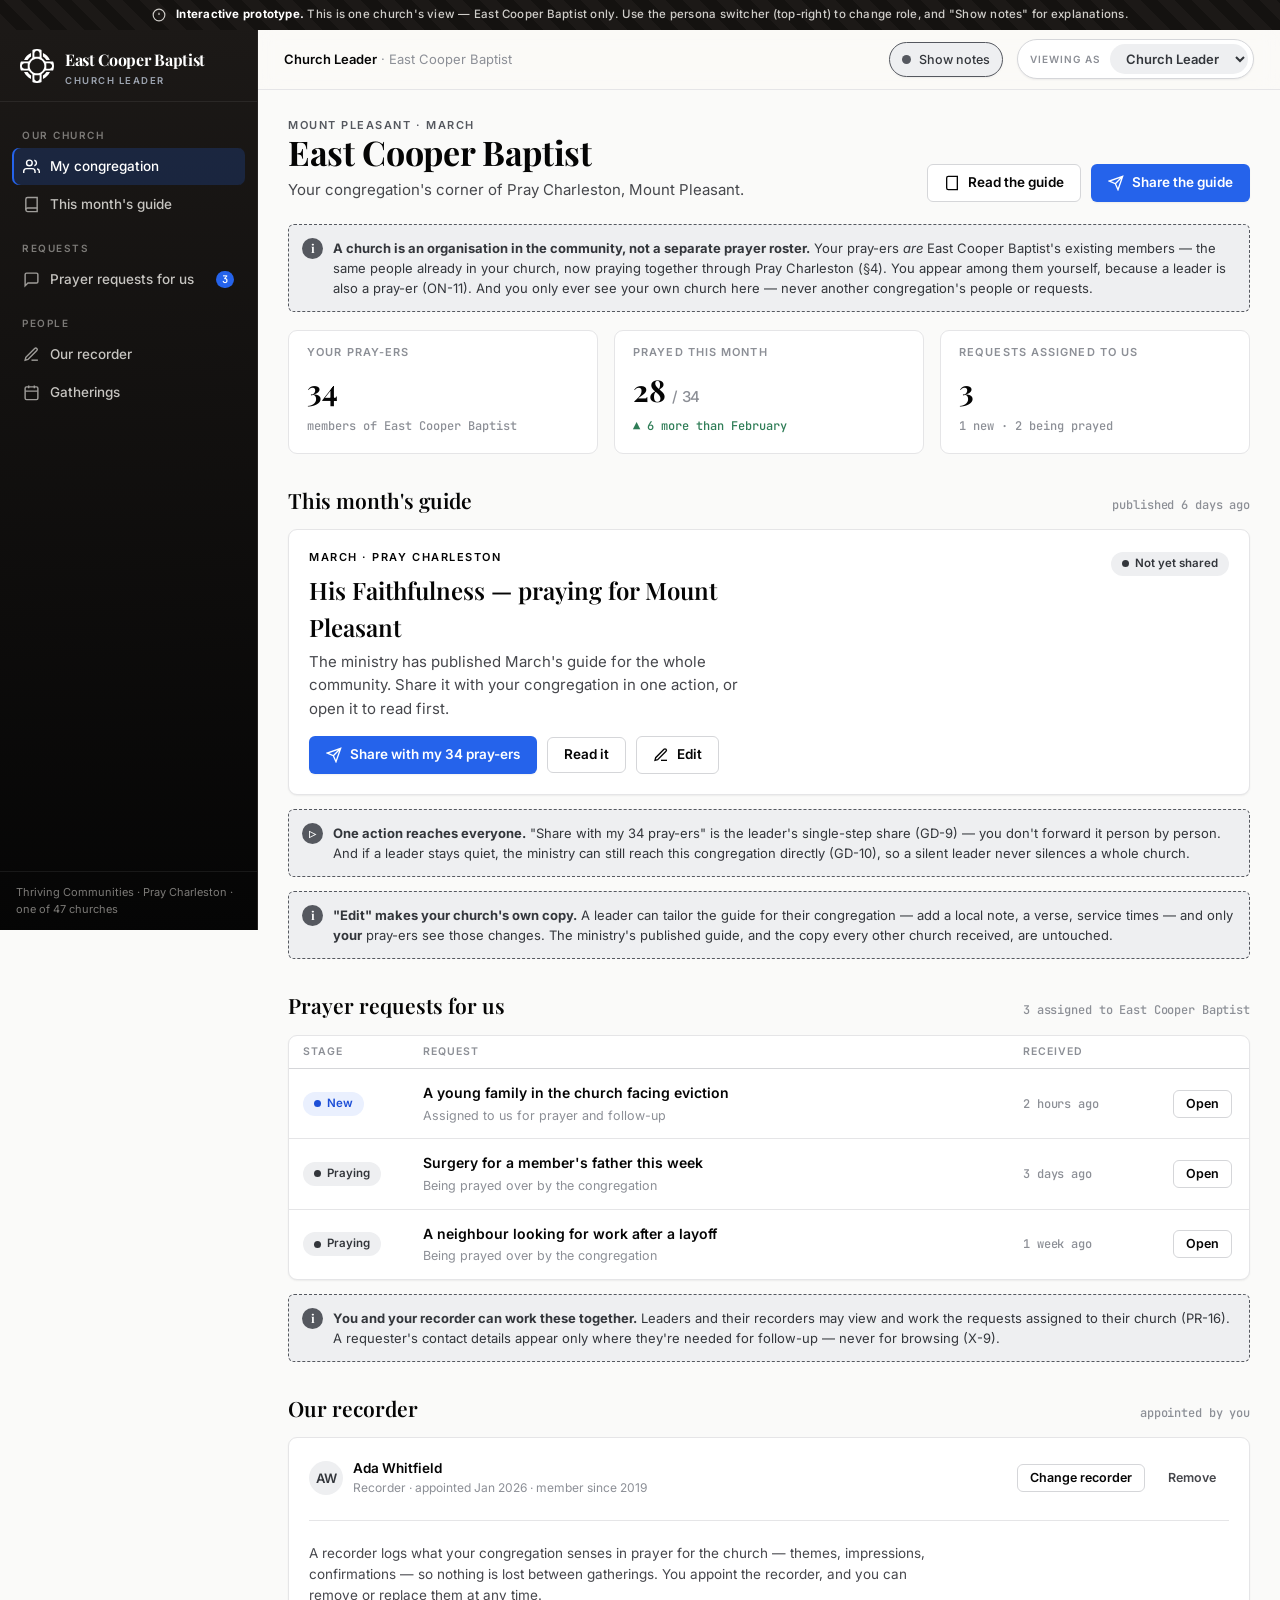
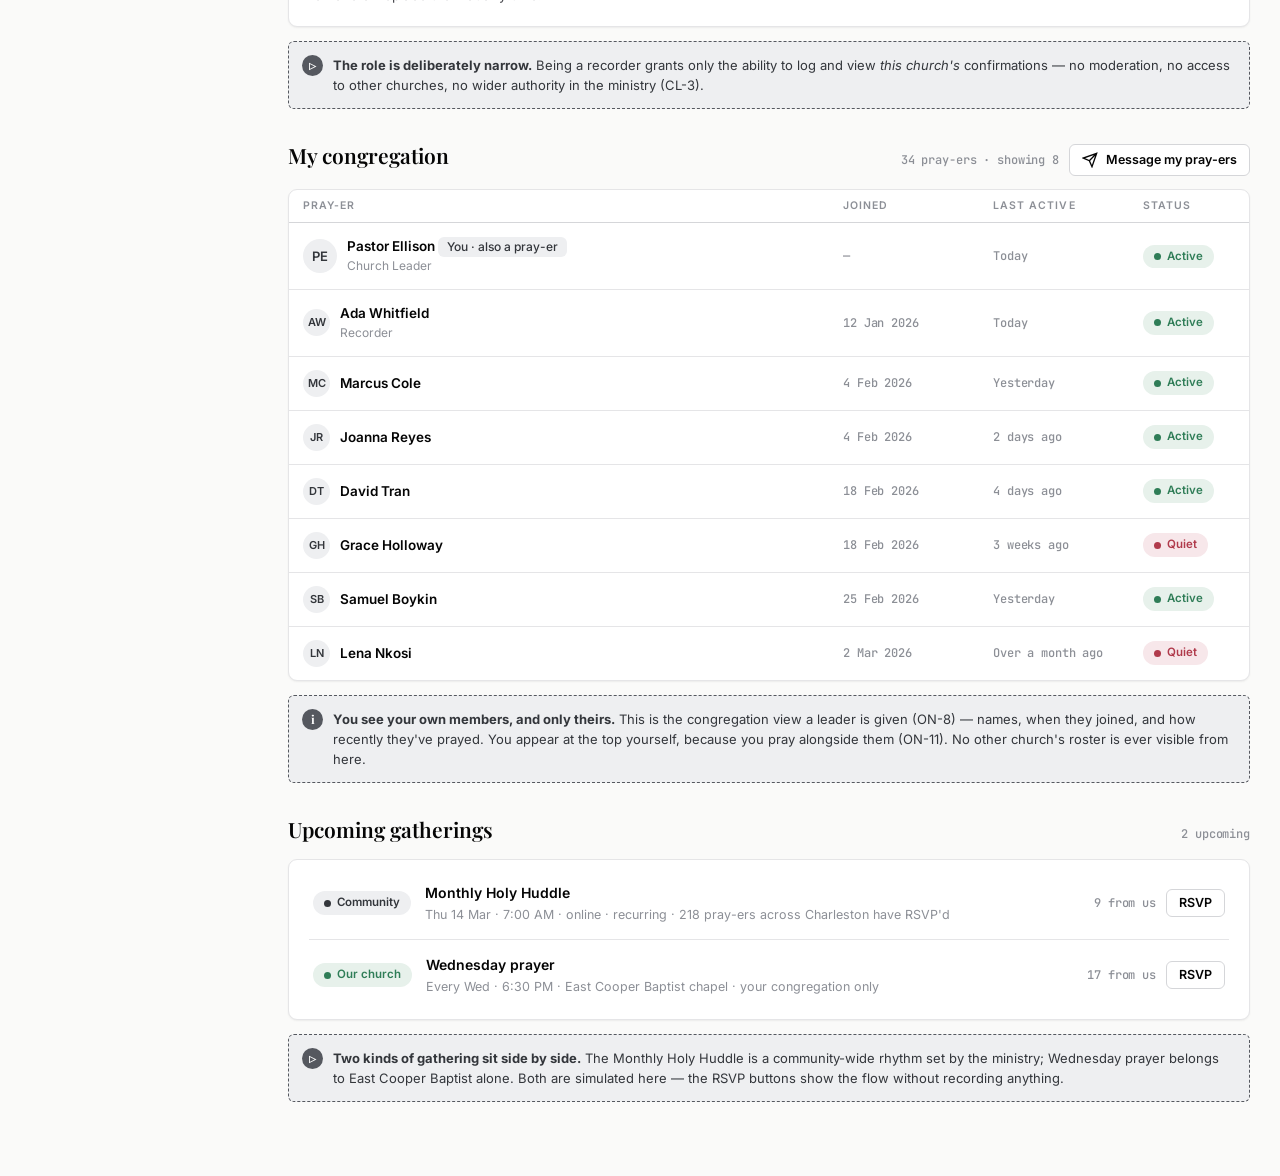
<file: leader.html>
<!DOCTYPE html>
<html lang="en">
<head>
<meta charset="utf-8">
<meta name="viewport" content="width=device-width, initial-scale=1">
<meta name="robots" content="noindex, nofollow">
<title>Church Leader — Pray Charleston</title>
<link rel="stylesheet" href="assets/app.css">
</head>
<body class="notes-on">
<div class="simbar">
  <svg viewBox="0 0 24 24" fill="none" stroke="currentColor" stroke-width="2"><circle cx="12" cy="12" r="10"/><path d="M12 8v4M12 16h.01"/></svg>
  <span><b>Interactive prototype.</b> This is one church's view — East Cooper Baptist only. Use the persona switcher (top-right) to change role, and "Show notes" for explanations.</span>
</div>

<div class="app">
  <!-- ============ SIDEBAR (church leader — lighter, own church only) ============ -->
  <aside class="sidebar">
    <div class="brand">
      <div class="brand__mark">✦</div>
      <div>
        <div class="brand__name">East Cooper Baptist</div>
        <div class="brand__sub">Church Leader</div>
      </div>
    </div>
    <nav class="nav">
      <div class="nav__group">
        <div class="nav__label">Our church</div>
        <a class="nav__item is-active" href="#congregation"><svg viewBox="0 0 24 24" fill="none" stroke="currentColor" stroke-width="2"><path d="M17 21v-2a4 4 0 0 0-4-4H5a4 4 0 0 0-4 4v2"/><circle cx="9" cy="7" r="4"/><path d="M23 21v-2a4 4 0 0 0-3-3.87M16 3.13a4 4 0 0 1 0 7.75"/></svg> My congregation</a>
        <a class="nav__item" href="#guide"><svg viewBox="0 0 24 24" fill="none" stroke="currentColor" stroke-width="2"><path d="M4 19.5A2.5 2.5 0 0 1 6.5 17H20"/><path d="M6.5 2H20v20H6.5A2.5 2.5 0 0 1 4 19.5v-15A2.5 2.5 0 0 1 6.5 2z"/></svg> This month's guide</a>
      </div>
      <div class="nav__group">
        <div class="nav__label">Requests</div>
        <a class="nav__item" href="#requests"><svg viewBox="0 0 24 24" fill="none" stroke="currentColor" stroke-width="2"><path d="M21 15a2 2 0 0 1-2 2H7l-4 4V5a2 2 0 0 1 2-2h14a2 2 0 0 1 2 2z"/></svg> Prayer requests for us <span class="nav__badge">3</span></a>
      </div>
      <div class="nav__group">
        <div class="nav__label">People</div>
        <a class="nav__item" href="#recorder"><svg viewBox="0 0 24 24" fill="none" stroke="currentColor" stroke-width="2"><path d="M12 20h9"/><path d="M16.5 3.5a2.12 2.12 0 0 1 3 3L7 19l-4 1 1-4z"/></svg> Our recorder</a>
        <a class="nav__item" href="#gatherings"><svg viewBox="0 0 24 24" fill="none" stroke="currentColor" stroke-width="2"><rect x="3" y="4" width="18" height="18" rx="2"/><path d="M16 2v4M8 2v4M3 10h18"/></svg> Gatherings</a>
      </div>
    </nav>
    <div class="nav__foot">Thriving Communities · Pray Charleston · one of 47 churches</div>
  </aside>

  <!-- ============ MAIN ============ -->
  <div class="main">
    <div class="topbar">
      <button class="menu-btn" data-menu-btn aria-label="Menu"><svg width="18" height="18" viewBox="0 0 24 24" fill="none" stroke="currentColor" stroke-width="2"><path d="M3 12h18M3 6h18M3 18h18"/></svg></button>
      <div class="topbar__crumb"><b>Church Leader</b> · East Cooper Baptist</div>
      <div class="topbar__spacer"></div>
      <label class="notes-toggle" data-notes-toggle role="button" aria-pressed="true"><span class="dot"></span> Show notes</label>
      <div class="persona">
        <span class="persona__label">Viewing as</span>
        <select data-persona aria-label="Switch persona">
          <option value="public">Public</option>
          <option value="admin">Ministry Admin</option>
          <option value="leader" selected>Church Leader</option>
          <option value="recorder">Recorder</option>
          <option value="prayer">Pray-er</option>
        </select>
      </div>
    </div>

    <div class="content">
      <div class="page-head">
        <div class="page-head-row">
          <div>
            <div class="eyebrow eyebrow--amethyst">Mount Pleasant · March</div>
            <h1 class="page-title">East Cooper Baptist</h1>
            <p class="page-sub">Your congregation's corner of Pray Charleston, Mount Pleasant.</p>
          </div>
          <div class="inline">
            <button class="btn btn--ghost" data-action="toast:Opening this month's guide"><svg viewBox="0 0 24 24" fill="none" stroke="currentColor" stroke-width="2"><path d="M6.5 2H20v20H6.5A2.5 2.5 0 0 1 4 19.5v-15A2.5 2.5 0 0 1 6.5 2z"/></svg> Read the guide</button>
            <button class="btn btn--ministry" data-action="toast:Guide shared with your 34 pray-ers"><svg viewBox="0 0 24 24" fill="none" stroke="currentColor" stroke-width="2"><path d="M22 2L11 13M22 2l-7 20-4-9-9-4 20-7z"/></svg> Share the guide</button>
          </div>
        </div>
      </div>

      <div class="note">
        <b>A church is an organisation in the community, not a separate prayer roster.</b> Your pray-ers <i>are</i> East Cooper Baptist's existing members — the same people already in your church, now praying together through Pray Charleston (§4). You appear among them yourself, because a leader is also a pray-er (ON-11). And you only ever see your own church here — never another congregation's people or requests.
      </div>

      <!-- Stats -->
      <div class="grid grid--3" style="margin-top:18px;">
        <div class="stat">
          <div class="stat__label">Your pray-ers</div>
          <div class="stat__value">34</div>
          <div class="stat__delta flat">members of East Cooper Baptist</div>
        </div>
        <div class="stat">
          <div class="stat__label">Prayed this month</div>
          <div class="stat__value">28 <small>/ 34</small></div>
          <div class="stat__delta up">▲ 6 more than February</div>
        </div>
        <div class="stat">
          <div class="stat__label">Requests assigned to us</div>
          <div class="stat__value">3</div>
          <div class="stat__delta flat">1 new · 2 being prayed</div>
        </div>
      </div>

      <!-- ============ This month's guide ============ -->
      <div class="section" id="guide">
        <div class="section__head">
          <div class="section__title">This month's guide</div>
          <span class="meta">published 6 days ago</span>
        </div>
        <div class="card card--pad">
          <div class="between" style="align-items:flex-start;flex-wrap:wrap;gap:18px;">
            <div style="max-width:52ch;">
              <div class="eyebrow" style="color:var(--gilt);">March · Pray Charleston</div>
              <div class="serif" style="font-size:24px;font-weight:600;margin:6px 0 4px;">His Faithfulness — praying for Mount Pleasant</div>
              <div class="soft">The ministry has published March's guide for the whole community. Share it with your congregation in one action, or open it to read first.</div>
              <div class="inline" style="margin-top:16px;">
                <button class="btn btn--ministry" data-action="toast:Guide shared with your 34 pray-ers"><svg viewBox="0 0 24 24" fill="none" stroke="currentColor" stroke-width="2"><path d="M22 2L11 13M22 2l-7 20-4-9-9-4 20-7z"/></svg> Share with my 34 pray-ers</button>
                <button class="btn btn--ghost" data-action="toast:Opening the March guide">Read it</button>
                <button class="btn btn--ghost" data-action="toast:Editing your church's own copy — the ministry's guide stays exactly as published"><svg viewBox="0 0 24 24" fill="none" stroke="currentColor" stroke-width="2"><path d="M12 20h9"/><path d="M16.5 3.5a2.12 2.12 0 0 1 3 3L7 19l-4 1 1-4z"/></svg> Edit</button>
              </div>
            </div>
            <div style="text-align:right;">
              <span class="pill pill--praying"><span class="pdot"></span>Not yet shared</span>
            </div>
          </div>
        </div>
        <div class="note note--sim">
          <b>One action reaches everyone.</b> "Share with my 34 pray-ers" is the leader's single-step share (GD-9) — you don't forward it person by person. And if a leader stays quiet, the ministry can still reach this congregation directly (GD-10), so a silent leader never silences a whole church.
        </div>
        <div class="note">
          <b>"Edit" makes your church's own copy.</b> A leader can tailor the guide for their congregation — add a local note, a verse, service times — and only <b>your</b> pray-ers see those changes. The ministry's published guide, and the copy every other church received, are untouched.
        </div>
      </div>

      <!-- ============ Prayer requests for us ============ -->
      <div class="section" id="requests">
        <div class="section__head">
          <div class="section__title">Prayer requests for us</div>
          <span class="meta">3 assigned to East Cooper Baptist</span>
        </div>
        <div class="table-wrap">
          <table class="table">
            <thead>
              <tr><th style="width:120px;">Stage</th><th>Request</th><th style="width:150px;">Received</th><th style="width:90px;"></th></tr>
            </thead>
            <tbody>
              <tr>
                <td><span class="pill pill--new"><span class="pdot"></span>New</span></td>
                <td><div class="row__title">A young family in the church facing eviction</div><div class="row__sub">Assigned to us for prayer and follow-up</div></td>
                <td class="meta">2 hours ago</td>
                <td><button class="btn btn--sm btn--ghost" data-action="toast:Opening request — eviction">Open</button></td>
              </tr>
              <tr>
                <td><span class="pill pill--praying"><span class="pdot"></span>Praying</span></td>
                <td><div class="row__title">Surgery for a member's father this week</div><div class="row__sub">Being prayed over by the congregation</div></td>
                <td class="meta">3 days ago</td>
                <td><button class="btn btn--sm btn--ghost" data-action="toast:Opening request — surgery">Open</button></td>
              </tr>
              <tr>
                <td><span class="pill pill--praying"><span class="pdot"></span>Praying</span></td>
                <td><div class="row__title">A neighbour looking for work after a layoff</div><div class="row__sub">Being prayed over by the congregation</div></td>
                <td class="meta">1 week ago</td>
                <td><button class="btn btn--sm btn--ghost" data-action="toast:Opening request — work">Open</button></td>
              </tr>
            </tbody>
          </table>
        </div>
        <div class="note">
          <b>You and your recorder can work these together.</b> Leaders and their recorders may view and work the requests assigned to their church (PR-16). A requester's contact details appear only where they're needed for follow-up — never for browsing (X-9).
        </div>
      </div>

      <!-- ============ Our recorder ============ -->
      <div class="section" id="recorder">
        <div class="section__head">
          <div class="section__title">Our recorder</div>
          <span class="meta">appointed by you</span>
        </div>
        <div class="card card--pad">
          <div class="between" style="flex-wrap:wrap;gap:16px;">
            <div class="who">
              <div class="avatar">AW</div>
              <div>
                <div class="who__name">Ada Whitfield</div>
                <div class="who__meta">Recorder · appointed Jan 2026 · member since 2019</div>
              </div>
            </div>
            <div class="inline">
              <button class="btn btn--sm btn--ghost" data-action="toast:Change recorder — choose a member">Change recorder</button>
              <button class="btn btn--sm btn--quiet" data-action="toast:Recorder removed">Remove</button>
            </div>
          </div>
          <div class="divider"></div>
          <p class="soft" style="font-size:13.5px;max-width:70ch;">
            A recorder logs what your congregation senses in prayer for the church — themes, impressions, confirmations — so nothing is lost between gatherings. You appoint the recorder, and you can remove or replace them at any time.
          </p>
        </div>
        <div class="note note--sim">
          <b>The role is deliberately narrow.</b> Being a recorder grants only the ability to log and view <i>this church's</i> confirmations — no moderation, no access to other churches, no wider authority in the ministry (CL-3).
        </div>
      </div>

      <!-- ============ My congregation ============ -->
      <div class="section" id="congregation">
        <div class="section__head">
          <div class="section__title">My congregation</div>
          <div class="inline">
            <span class="meta">34 pray-ers · showing 8</span>
            <button class="btn btn--sm btn--ghost" data-action="toast:Message composed to your 34 pray-ers"><svg viewBox="0 0 24 24" fill="none" stroke="currentColor" stroke-width="2"><path d="M22 2L11 13M22 2l-7 20-4-9-9-4 20-7z"/></svg> Message my pray-ers</button>
          </div>
        </div>
        <div class="table-wrap">
          <table class="table">
            <thead>
              <tr><th>Pray-er</th><th style="width:150px;">Joined</th><th style="width:150px;">Last active</th><th style="width:120px;">Status</th></tr>
            </thead>
            <tbody>
              <tr>
                <td><div class="who"><div class="avatar">PE</div><div><div class="who__name">Pastor Ellison <span class="tag">You · also a pray-er</span></div><div class="who__meta">Church Leader</div></div></div></td>
                <td class="meta">—</td>
                <td class="meta">Today</td>
                <td><span class="pill pill--active"><span class="pdot"></span>Active</span></td>
              </tr>
              <tr>
                <td><div class="who"><div class="avatar avatar--sm">AW</div><div><div class="who__name">Ada Whitfield</div><div class="who__meta">Recorder</div></div></div></td>
                <td class="meta">12 Jan 2026</td>
                <td class="meta">Today</td>
                <td><span class="pill pill--active"><span class="pdot"></span>Active</span></td>
              </tr>
              <tr>
                <td><div class="who"><div class="avatar avatar--sm">MC</div><div class="who__name">Marcus Cole</div></div></td>
                <td class="meta">4 Feb 2026</td>
                <td class="meta">Yesterday</td>
                <td><span class="pill pill--active"><span class="pdot"></span>Active</span></td>
              </tr>
              <tr>
                <td><div class="who"><div class="avatar avatar--sm">JR</div><div class="who__name">Joanna Reyes</div></div></td>
                <td class="meta">4 Feb 2026</td>
                <td class="meta">2 days ago</td>
                <td><span class="pill pill--active"><span class="pdot"></span>Active</span></td>
              </tr>
              <tr>
                <td><div class="who"><div class="avatar avatar--sm">DT</div><div class="who__name">David Tran</div></div></td>
                <td class="meta">18 Feb 2026</td>
                <td class="meta">4 days ago</td>
                <td><span class="pill pill--active"><span class="pdot"></span>Active</span></td>
              </tr>
              <tr>
                <td><div class="who"><div class="avatar avatar--sm">GH</div><div class="who__name">Grace Holloway</div></div></td>
                <td class="meta">18 Feb 2026</td>
                <td class="meta">3 weeks ago</td>
                <td><span class="pill pill--quiet"><span class="pdot"></span>Quiet</span></td>
              </tr>
              <tr>
                <td><div class="who"><div class="avatar avatar--sm">SB</div><div class="who__name">Samuel Boykin</div></div></td>
                <td class="meta">25 Feb 2026</td>
                <td class="meta">Yesterday</td>
                <td><span class="pill pill--active"><span class="pdot"></span>Active</span></td>
              </tr>
              <tr>
                <td><div class="who"><div class="avatar avatar--sm">LN</div><div class="who__name">Lena Nkosi</div></div></td>
                <td class="meta">2 Mar 2026</td>
                <td class="meta">Over a month ago</td>
                <td><span class="pill pill--quiet"><span class="pdot"></span>Quiet</span></td>
              </tr>
            </tbody>
          </table>
        </div>
        <div class="note">
          <b>You see your own members, and only theirs.</b> This is the congregation view a leader is given (ON-8) — names, when they joined, and how recently they've prayed. You appear at the top yourself, because you pray alongside them (ON-11). No other church's roster is ever visible from here.
        </div>
      </div>

      <!-- ============ Upcoming gatherings ============ -->
      <div class="section" id="gatherings">
        <div class="section__head">
          <div class="section__title">Upcoming gatherings</div>
          <span class="meta">2 upcoming</span>
        </div>
        <div class="card">
          <div class="card__body" style="padding-top:8px;padding-bottom:8px;">
            <div class="rows">
              <div class="row">
                <span class="pill pill--praying"><span class="pdot"></span>Community</span>
                <div class="row__main">
                  <div class="row__title">Monthly Holy Huddle</div>
                  <div class="row__sub">Thu 14 Mar · 7:00 AM · online · recurring · 218 pray-ers across Charleston have RSVP'd</div>
                </div>
                <div class="inline">
                  <span class="meta">9 from us</span>
                  <button class="btn btn--sm btn--ghost" data-action="toast:RSVP'd to the Monthly Holy Huddle">RSVP</button>
                </div>
              </div>
              <div class="row">
                <span class="pill pill--active"><span class="pdot"></span>Our church</span>
                <div class="row__main">
                  <div class="row__title">Wednesday prayer</div>
                  <div class="row__sub">Every Wed · 6:30 PM · East Cooper Baptist chapel · your congregation only</div>
                </div>
                <div class="inline">
                  <span class="meta">17 from us</span>
                  <button class="btn btn--sm btn--ghost" data-action="toast:RSVP'd to Wednesday prayer">RSVP</button>
                </div>
              </div>
            </div>
          </div>
        </div>
        <div class="note note--sim">
          <b>Two kinds of gathering sit side by side.</b> The Monthly Holy Huddle is a community-wide rhythm set by the ministry; Wednesday prayer belongs to East Cooper Baptist alone. Both are simulated here — the RSVP buttons show the flow without recording anything.
        </div>
      </div>

    </div>
  </div>
</div>

<script src="assets/app.js"></script>
</body>
</html>
</file>
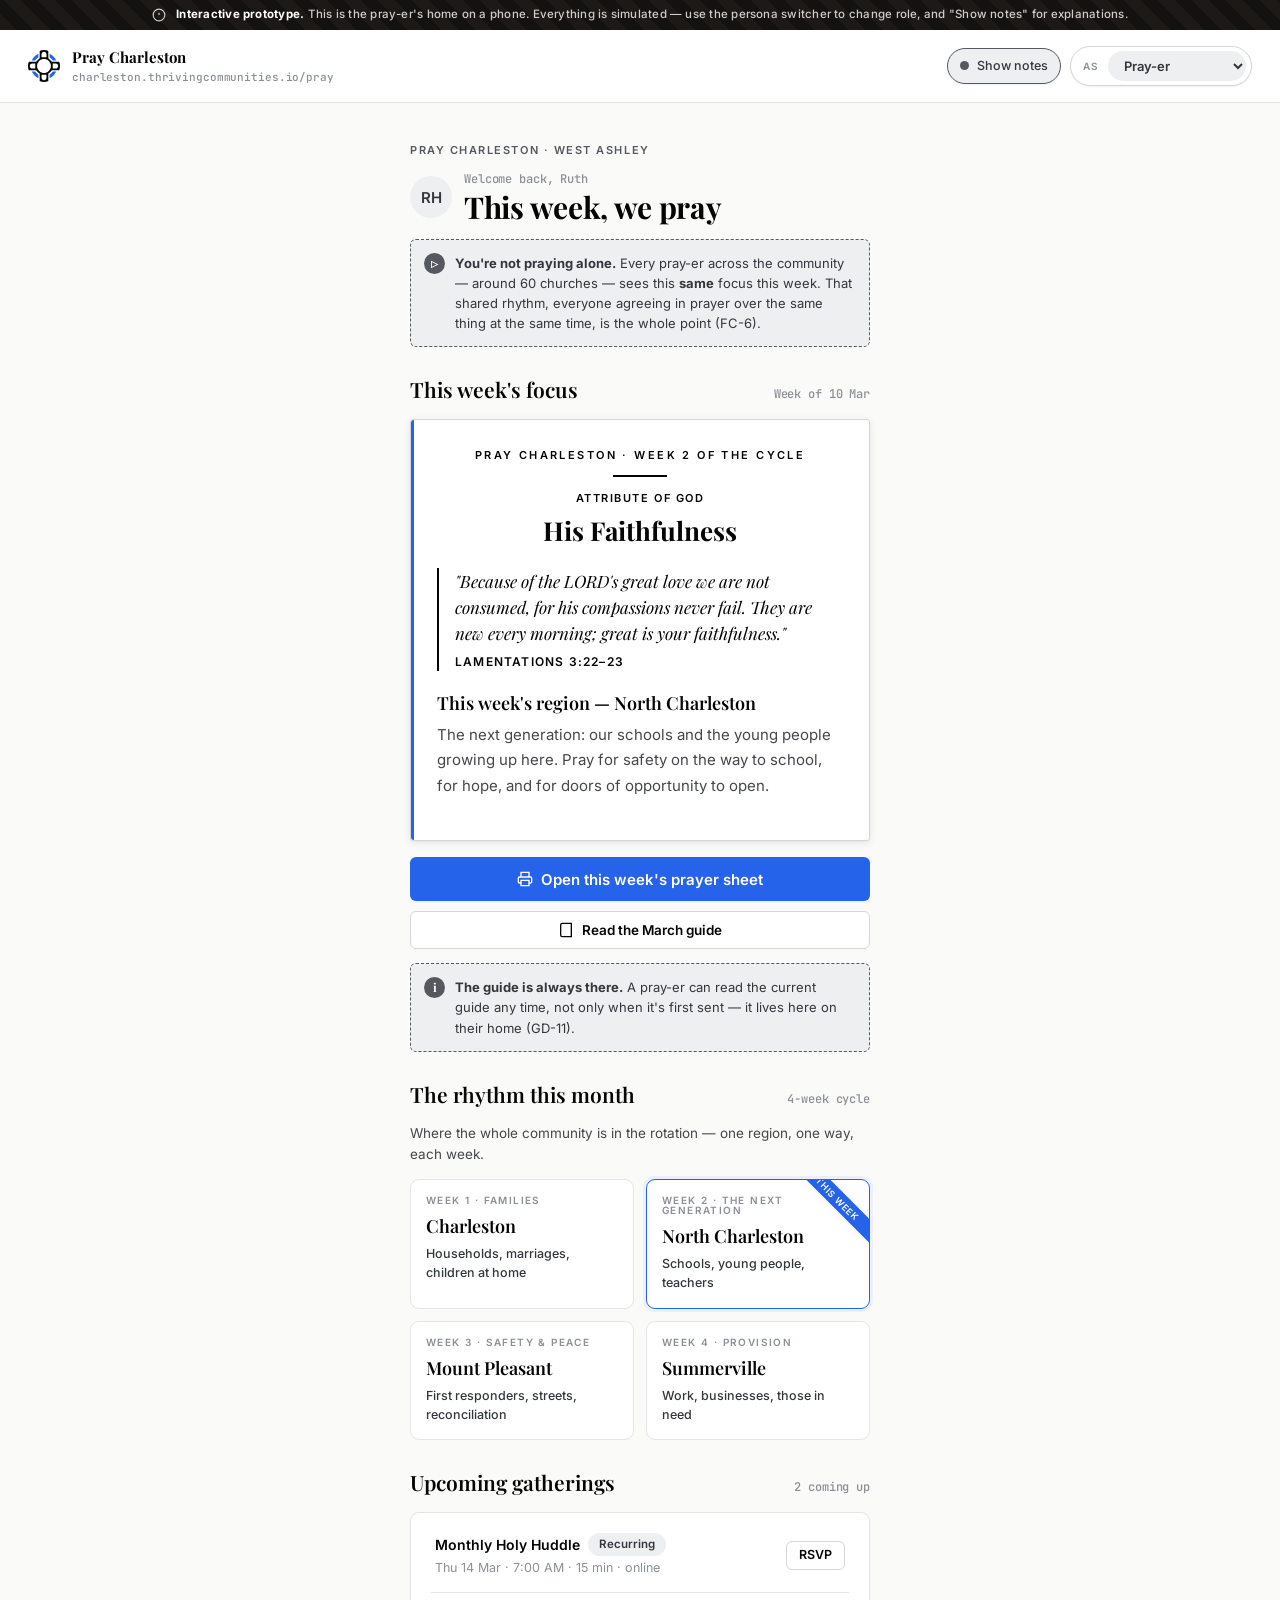
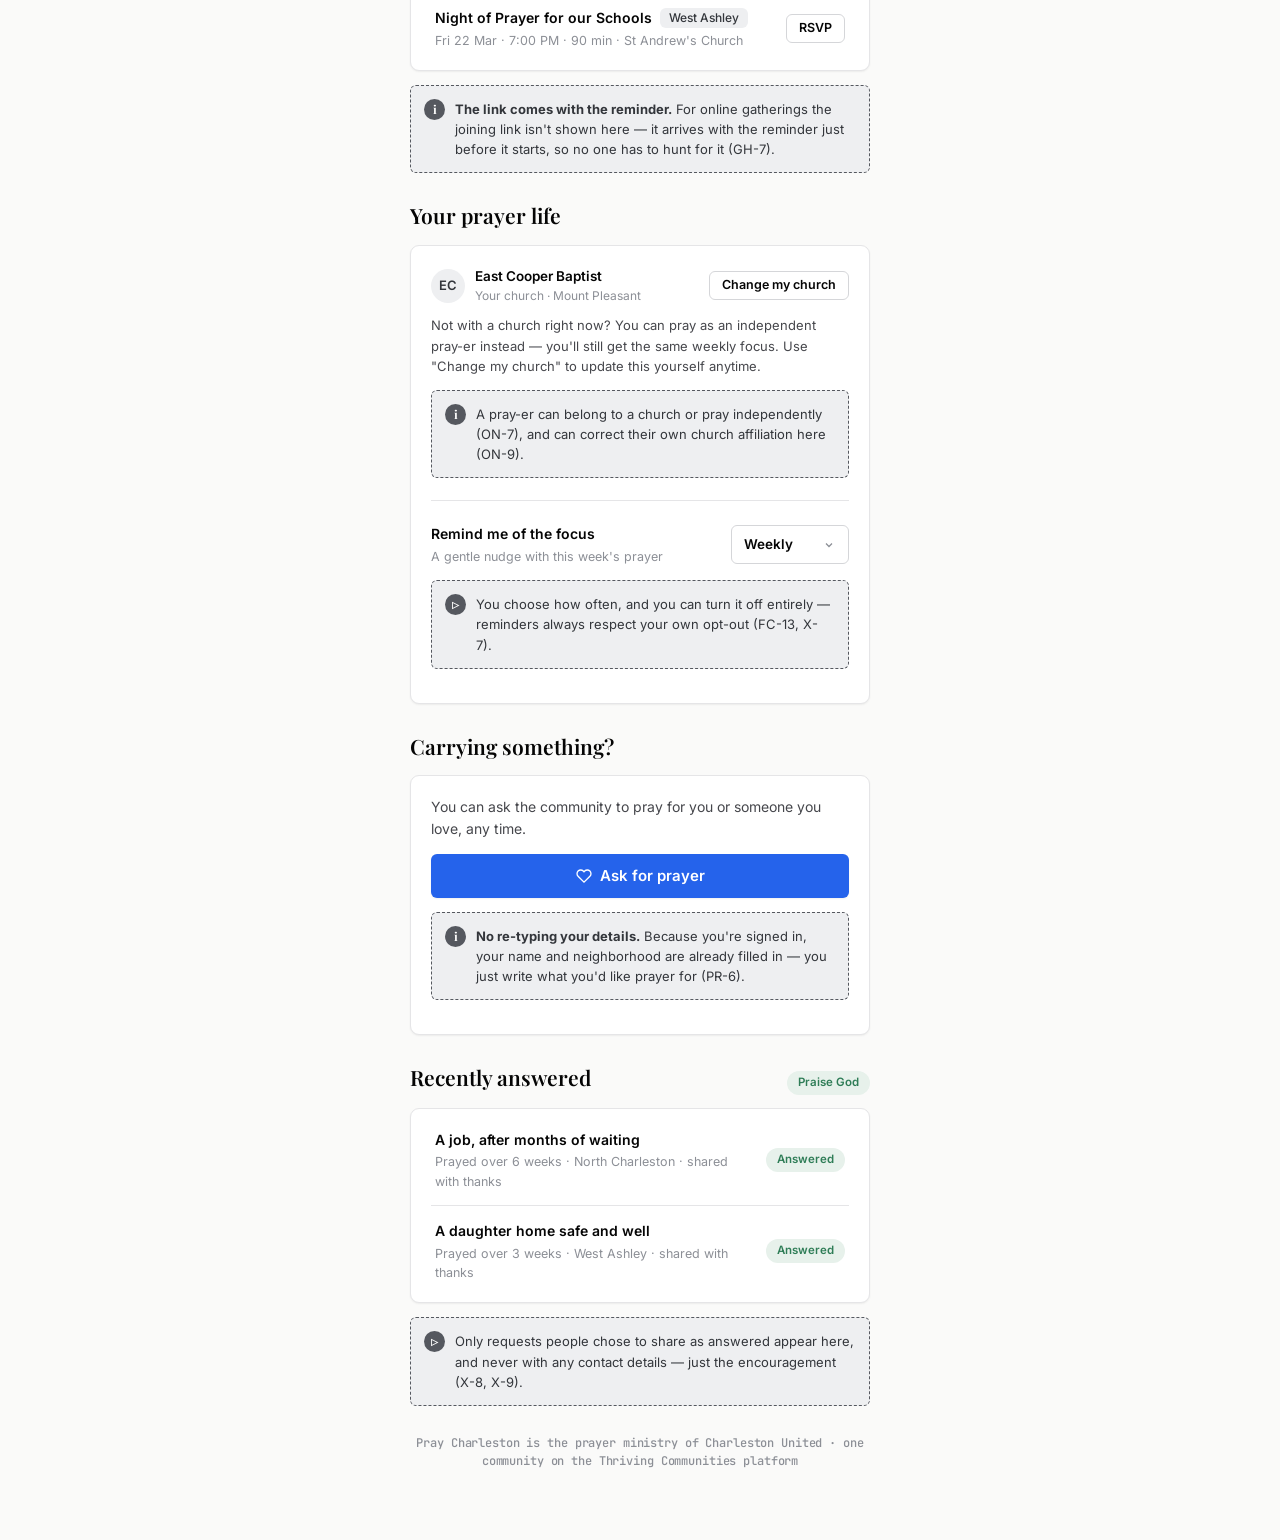
<file: prayer.html>
<!DOCTYPE html>
<html lang="en">
<head>
<meta charset="utf-8">
<meta name="viewport" content="width=device-width, initial-scale=1">
<meta name="robots" content="noindex, nofollow">
<title>This Week We Pray — Pray Charleston</title>
<link rel="stylesheet" href="assets/app.css">
<style>
  /* Phone-first column — a pray-er lives on their phone (X-28) */
  .ph { width: min(460px, 100%); margin: 0 auto; }
  .ph .cycle { grid-template-columns: repeat(2, 1fr); } /* always 2-up inside the phone column */
  .ph .section { margin-top: 26px; }
  .ph .section:first-child { margin-top: 0; }
  .greet { display: flex; align-items: center; gap: 12px; }
  .greet .avatar { width: 42px; height: 42px; font-size: 15px; }
  .focus-actions { display: grid; gap: 10px; margin-top: 16px; }
  .focus-actions .btn { width: 100%; }
  .rmd-select { width: auto; min-width: 118px; padding: 8px 34px 8px 12px; font-size: 13.5px; font-weight: 600; }
  @media (max-width: 480px){
    .greet { align-items: flex-start; }
  }
</style>
</head>
<body class="notes-on">
<div class="simbar">
  <svg viewBox="0 0 24 24" fill="none" stroke="currentColor" stroke-width="2"><circle cx="12" cy="12" r="10"/><path d="M12 8v4M12 16h.01"/></svg>
  <span><b>Interactive prototype.</b> This is the pray-er's home on a phone. Everything is simulated — use the persona switcher to change role, and "Show notes" for explanations.</span>
</div>

<div class="public-shell">
  <div class="public-top">
    <div class="brand__mark" style="width:32px;height:32px;font-size:17px;">✦</div>
    <div>
      <div style="font-family:var(--serif);font-weight:700;font-size:15px;">Pray Charleston</div>
      <div class="meta" style="font-size:11px;">charleston.thrivingcommunities.io/pray</div>
    </div>
    <div class="right inline" style="gap:9px;">
      <label class="notes-toggle" data-notes-toggle role="button" aria-pressed="true">
        <span class="dot"></span> Show notes
      </label>
      <div class="persona">
        <span class="persona__label">As</span>
        <select data-persona aria-label="Switch persona">
          <option value="public">Public</option>
          <option value="admin">Ministry Admin</option>
          <option value="leader">Church Leader</option>
          <option value="recorder">Recorder</option>
          <option value="prayer" selected>Pray-er</option>
        </select>
      </div>
    </div>
  </div>

  <div class="public-wrap">
    <div class="ph">

      <!-- ============ 1 · GREETING ============ -->
      <div class="section">
        <div class="eyebrow eyebrow--amethyst">Pray Charleston · West Ashley</div>
        <div class="greet" style="margin-top:12px;">
          <div class="avatar">RH</div>
          <div>
            <div class="meta" style="font-size:12px;">Welcome back, Ruth</div>
            <h1 class="page-title" style="font-size:30px;margin-top:2px;">This week, we pray</h1>
          </div>
        </div>
        <div class="note note--sim">
          <b>You're not praying alone.</b> Every pray-er across the community — around 60 churches — sees this <b>same</b> focus this week. That shared rhythm, everyone agreeing in prayer over the same thing at the same time, is the whole point (FC-6).
        </div>
      </div>

      <!-- ============ 2 · THIS WEEK'S FOCUS ============ -->
      <div class="section">
        <div class="section__head">
          <div class="section__title">This week's focus</div>
          <span class="meta">Week of 10 Mar</span>
        </div>

        <div class="paper-doc" style="padding:30px 26px;">
          <div class="paper-doc__kicker">Pray Charleston · Week 2 of the cycle</div>
          <div class="paper-doc__rule"></div>

          <div style="text-align:center;">
            <div class="eyebrow" style="color:var(--gilt);">Attribute of God</div>
            <div class="serif" style="font-size:26px;font-weight:700;margin-top:5px;">His Faithfulness</div>
          </div>

          <div class="verse">
            "Because of the LORD's great love we are not consumed, for his compassions never fail. They are new every morning; great is your faithfulness."
            <cite>Lamentations 3:22–23</cite>
          </div>

          <h4>This week's region — North Charleston</h4>
          <p>The next generation: our schools and the young people growing up here. Pray for safety on the way to school, for hope, and for doors of opportunity to open.</p>
        </div>

        <div class="focus-actions">
          <button class="btn btn--ministry btn--lg" data-action="toast:Opening this week's prayer sheet">
            <svg viewBox="0 0 24 24" fill="none" stroke="currentColor" stroke-width="2"><path d="M6 9V2h12v7M6 18H4a2 2 0 0 1-2-2v-5a2 2 0 0 1 2-2h16a2 2 0 0 1 2 2v5a2 2 0 0 1-2 2h-2M6 14h12v8H6z"/></svg>
            Open this week's prayer sheet
          </button>
          <button class="btn btn--ghost" data-action="toast:Opening the March prayer guide">
            <svg viewBox="0 0 24 24" fill="none" stroke="currentColor" stroke-width="2"><path d="M6.5 2H20v20H6.5A2.5 2.5 0 0 1 4 19.5v-15A2.5 2.5 0 0 1 6.5 2z"/></svg>
            Read the March guide
          </button>
        </div>
        <div class="note">
          <b>The guide is always there.</b> A pray-er can read the current guide any time, not only when it's first sent — it lives here on their home (GD-11).
        </div>
      </div>

      <!-- ============ 3 · THE RHYTHM THIS MONTH ============ -->
      <div class="section">
        <div class="section__head">
          <div class="section__title">The rhythm this month</div>
          <span class="meta">4-week cycle</span>
        </div>
        <p class="soft" style="font-size:13.5px;margin-bottom:4px;">Where the whole community is in the rotation — one region, one way, each week.</p>
        <div class="cycle" style="margin-top:14px;">
          <div class="cycle__wk">
            <div class="cycle__n">Week 1 · Families</div>
            <div class="cycle__region">Charleston</div>
            <div class="cycle__way">Households, marriages, children at home</div>
          </div>
          <div class="cycle__wk is-current">
            <div class="cycle__n">Week 2 · The next generation</div>
            <div class="cycle__region">North Charleston</div>
            <div class="cycle__way">Schools, young people, teachers</div>
          </div>
          <div class="cycle__wk">
            <div class="cycle__n">Week 3 · Safety &amp; peace</div>
            <div class="cycle__region">Mount Pleasant</div>
            <div class="cycle__way">First responders, streets, reconciliation</div>
          </div>
          <div class="cycle__wk">
            <div class="cycle__n">Week 4 · Provision</div>
            <div class="cycle__region">Summerville</div>
            <div class="cycle__way">Work, businesses, those in need</div>
          </div>
        </div>
      </div>

      <!-- ============ 4 · UPCOMING GATHERINGS ============ -->
      <div class="section">
        <div class="section__head">
          <div class="section__title">Upcoming gatherings</div>
          <span class="meta">2 coming up</span>
        </div>
        <div class="card">
          <div class="card__body" style="padding-top:6px;padding-bottom:6px;">
            <div class="rows">
              <div class="row">
                <div class="row__main">
                  <div class="inline" style="gap:8px;">
                    <div class="row__title">Monthly Holy Huddle</div>
                    <span class="pill pill--praying">Recurring</span>
                  </div>
                  <div class="row__sub">Thu 14 Mar · 7:00 AM · 15 min · online</div>
                </div>
                <button class="btn btn--sm btn--ghost" data-action="toast:You're RSVP'd — reminder set">RSVP</button>
              </div>
              <div class="row">
                <div class="row__main">
                  <div class="inline" style="gap:8px;">
                    <div class="row__title">Night of Prayer for our Schools</div>
                    <span class="tag">West Ashley</span>
                  </div>
                  <div class="row__sub">Fri 22 Mar · 7:00 PM · 90 min · St Andrew's Church</div>
                </div>
                <button class="btn btn--sm btn--ghost" data-action="toast:You're RSVP'd — reminder set">RSVP</button>
              </div>
            </div>
          </div>
        </div>
        <div class="note">
          <b>The link comes with the reminder.</b> For online gatherings the joining link isn't shown here — it arrives with the reminder just before it starts, so no one has to hunt for it (GH-7).
        </div>
      </div>

      <!-- ============ 5 · YOUR PRAYER LIFE ============ -->
      <div class="section">
        <div class="section__head">
          <div class="section__title">Your prayer life</div>
        </div>
        <div class="card card--pad">
          <div class="who">
            <div class="avatar">EC</div>
            <div style="flex:1;min-width:0;">
              <div class="who__name">East Cooper Baptist</div>
              <div class="who__meta">Your church · Mount Pleasant</div>
            </div>
            <button class="btn btn--sm btn--ghost" data-action="toast:Change your church or go independent">Change my church</button>
          </div>
          <p class="soft" style="font-size:13px;margin-top:10px;">Not with a church right now? You can pray as an independent pray-er instead — you'll still get the same weekly focus. Use "Change my church" to update this yourself anytime.</p>
          <div class="note">A pray-er can belong to a church or pray independently (ON-7), and can correct their own church affiliation here (ON-9).</div>

          <div class="divider"></div>

          <div class="between">
            <div>
              <div class="row__title">Remind me of the focus</div>
              <div class="row__sub">A gentle nudge with this week's prayer</div>
            </div>
            <select class="select rmd-select" aria-label="Focus reminder frequency">
              <option>Daily</option>
              <option selected>Weekly</option>
              <option>Off</option>
            </select>
          </div>
          <div class="note note--sim">
            You choose how often, and you can turn it off entirely — reminders always respect your own opt-out (FC-13, X-7).
          </div>
        </div>
      </div>

      <!-- ============ 6 · SUBMIT A REQUEST ============ -->
      <div class="section">
        <div class="section__head">
          <div class="section__title">Carrying something?</div>
        </div>
        <div class="card card--pad">
          <p class="soft" style="font-size:14px;margin-bottom:14px;">You can ask the community to pray for you or someone you love, any time.</p>
          <button class="btn btn--ministry btn--lg" data-action="nav:public-request.html" style="width:100%;">
            <svg viewBox="0 0 24 24" fill="none" stroke="currentColor" stroke-width="2"><path d="M20.84 4.61a5.5 5.5 0 0 0-7.78 0L12 5.67l-1.06-1.06a5.5 5.5 0 0 0-7.78 7.78l1.06 1.06L12 21.23l7.78-7.78 1.06-1.06a5.5 5.5 0 0 0 0-7.78z"/></svg>
            Ask for prayer
          </button>
          <div class="note">
            <b>No re-typing your details.</b> Because you're signed in, your name and neighborhood are already filled in — you just write what you'd like prayer for (PR-6).
          </div>
        </div>
      </div>

      <!-- ============ 7 · RECENTLY ANSWERED ============ -->
      <div class="section">
        <div class="section__head">
          <div class="section__title">Recently answered</div>
          <span class="pill pill--answered">Praise God</span>
        </div>
        <div class="card">
          <div class="card__body" style="padding-top:6px;padding-bottom:6px;">
            <div class="rows">
              <div class="row">
                <div class="row__main">
                  <div class="row__title">A job, after months of waiting</div>
                  <div class="row__sub">Prayed over 6 weeks · North Charleston · shared with thanks</div>
                </div>
                <span class="pill pill--answered">Answered</span>
              </div>
              <div class="row">
                <div class="row__main">
                  <div class="row__title">A daughter home safe and well</div>
                  <div class="row__sub">Prayed over 3 weeks · West Ashley · shared with thanks</div>
                </div>
                <span class="pill pill--answered">Answered</span>
              </div>
            </div>
          </div>
        </div>
        <div class="note note--sim">
          Only requests people chose to share as answered appear here, and never with any contact details — just the encouragement (X-8, X-9).
        </div>
      </div>

      <p class="meta" style="text-align:center;margin-top:28px;">
        Pray Charleston is the prayer ministry of Charleston United · one community on the Thriving Communities platform
      </p>

    </div>
  </div>
</div>

<script src="assets/app.js"></script>
</body>
</html>
</file>
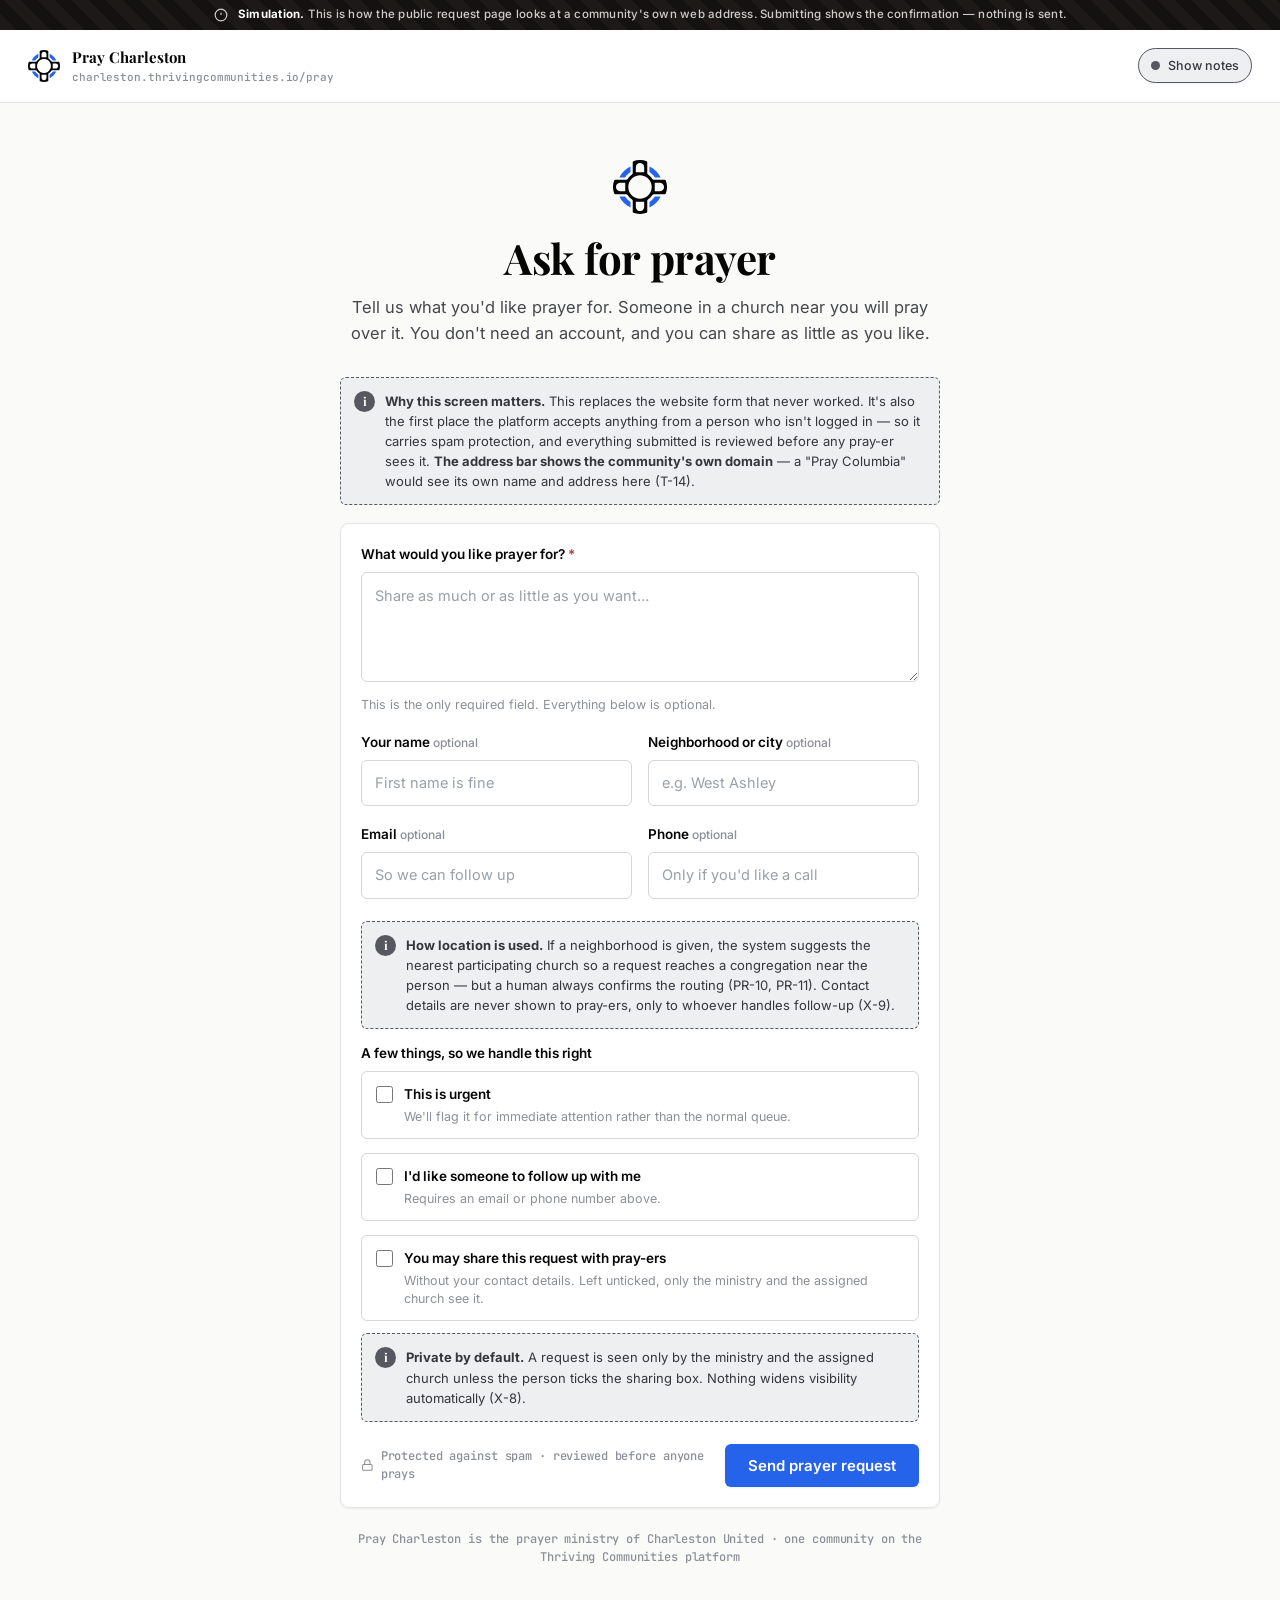
<file: public-request.html>
<!DOCTYPE html>
<html lang="en">
<head>
<meta charset="utf-8">
<meta name="viewport" content="width=device-width, initial-scale=1">
<meta name="robots" content="noindex, nofollow">
<title>Request Prayer — Pray Charleston</title>
<link rel="stylesheet" href="assets/app.css">
<style>
  .pr-hero { text-align:center; max-width:600px; margin:0 auto 30px; }
  .pr-hero .mk { width:54px;height:54px;display:inline-block;background:url(assets/icon_mark_color.svg) center/contain no-repeat;color:transparent;font-size:0;}
  .pr-hero h1 { font-family:var(--serif); font-weight:700; font-size:clamp(30px,4.5vw,42px); letter-spacing:-.01em; margin-top:20px; }
  .pr-hero p { color:var(--ink-soft); font-size:16.5px; margin-top:12px; line-height:1.6; }
  .pr-card { width:min(600px,100%); }
  .done { text-align:center; padding:16px 8px 8px; }
  .done__seal { width:72px;height:72px;border-radius:50%;background:var(--sage-wash);color:var(--sage);display:grid;place-items:center;margin:0 auto 18px; }
  .done__seal svg { width:34px;height:34px; }
  .done h2 { font-family:var(--serif); font-size:28px; font-weight:700; }
  .done p { color:var(--ink-soft); max-width:44ch; margin:10px auto 0; font-size:15px; line-height:1.6; }
  .fieldrow { display:grid; grid-template-columns:1fr 1fr; gap:16px; }
  .toggle-row { display:flex; gap:12px; }
  .toggle-row .check { flex:1; }
  @media (max-width:560px){ .fieldrow,.toggle-row{grid-template-columns:1fr;flex-direction:column;} }
</style>
</head>
<body>
<div class="simbar">
  <svg viewBox="0 0 24 24" fill="none" stroke="currentColor" stroke-width="2"><circle cx="12" cy="12" r="10"/><path d="M12 8v4M12 16h.01"/></svg>
  <span><b>Simulation.</b> This is how the public request page looks at a community's own web address. Submitting shows the confirmation — nothing is sent.</span>
</div>

<div class="public-shell">
  <div class="public-top">
    <div class="brand__mark" style="width:32px;height:32px;font-size:17px;">✦</div>
    <div>
      <div style="font-family:var(--serif);font-weight:700;font-size:15px;">Pray Charleston</div>
      <div class="meta" style="font-size:11px;">charleston.thrivingcommunities.io/pray</div>
    </div>
    <div class="right">
      <label class="notes-toggle" data-notes-toggle role="button" aria-pressed="true">
        <span class="dot"></span> Show notes
      </label>
    </div>
  </div>

  <div class="public-wrap">
    <div class="pr-card">

      <!-- FORM -->
      <div data-form-view>
        <div class="pr-hero">
          <div class="mk">✦</div>
          <h1>Ask for prayer</h1>
          <p>Tell us what you'd like prayer for. Someone in a church near you will pray over it. You don't need an account, and you can share as little as you like.</p>
        </div>

        <div class="note" style="max-width:600px;margin:0 auto 18px;">
          <b>Why this screen matters.</b> This replaces the website form that never worked. It's also the first place the platform accepts anything from a person who isn't logged in — so it carries spam protection, and everything submitted is reviewed before any pray-er sees it. <b>The address bar shows the community's own domain</b> — a "Pray Columbia" would see its own name and address here (T-14).
        </div>

        <div class="card card--pad pr-card">
          <form data-prayer-form>
            <div class="field">
              <label class="field__label" for="req">What would you like prayer for? <span style="color:var(--rose)">*</span></label>
              <textarea class="textarea" id="req" required placeholder="Share as much or as little as you want…"></textarea>
              <div class="field__hint">This is the only required field. Everything below is optional.</div>
            </div>

            <div class="fieldrow">
              <div class="field">
                <label class="field__label" for="nm">Your name <span class="field__opt">optional</span></label>
                <input class="input" id="nm" placeholder="First name is fine">
              </div>
              <div class="field">
                <label class="field__label" for="area">Neighborhood or city <span class="field__opt">optional</span></label>
                <input class="input" id="area" placeholder="e.g. West Ashley">
              </div>
            </div>

            <div class="fieldrow">
              <div class="field">
                <label class="field__label" for="em">Email <span class="field__opt">optional</span></label>
                <input class="input" id="em" type="email" placeholder="So we can follow up">
              </div>
              <div class="field">
                <label class="field__label" for="ph">Phone <span class="field__opt">optional</span></label>
                <input class="input" id="ph" placeholder="Only if you'd like a call">
              </div>
            </div>

            <div class="note" style="margin-top:4px;">
              <b>How location is used.</b> If a neighborhood is given, the system suggests the nearest participating church so a request reaches a congregation near the person — but a human always confirms the routing (PR-10, PR-11). Contact details are never shown to pray-ers, only to whoever handles follow-up (X-9).
            </div>

            <div class="field">
              <label class="field__label">A few things, so we handle this right</label>
              <div class="stack">
                <label class="check">
                  <input type="checkbox">
                  <span><span class="check__title">This is urgent</span><span class="check__desc">We'll flag it for immediate attention rather than the normal queue.</span></span>
                </label>
                <label class="check">
                  <input type="checkbox">
                  <span><span class="check__title">I'd like someone to follow up with me</span><span class="check__desc">Requires an email or phone number above.</span></span>
                </label>
                <label class="check">
                  <input type="checkbox">
                  <span><span class="check__title">You may share this request with pray-ers</span><span class="check__desc">Without your contact details. Left unticked, only the ministry and the assigned church see it.</span></span>
                </label>
              </div>
              <div class="note" style="margin-top:12px;">
                <b>Private by default.</b> A request is seen only by the ministry and the assigned church unless the person ticks the sharing box. Nothing widens visibility automatically (X-8).
              </div>
            </div>

            <div class="between" style="margin-top:22px;">
              <div class="meta" style="display:flex;align-items:center;gap:7px;">
                <svg width="14" height="14" viewBox="0 0 24 24" fill="none" stroke="currentColor" stroke-width="2"><rect x="3" y="11" width="18" height="11" rx="2"/><path d="M7 11V7a5 5 0 0 1 10 0v4"/></svg>
                Protected against spam · reviewed before anyone prays
              </div>
              <button type="submit" class="btn btn--ministry btn--lg">Send prayer request</button>
            </div>
          </form>
        </div>
      </div>

      <!-- CONFIRMATION -->
      <div data-done-view style="display:none;">
        <div class="card card--pad">
          <div class="done">
            <div class="done__seal">
              <svg viewBox="0 0 24 24" fill="none" stroke="currentColor" stroke-width="2.5" stroke-linecap="round" stroke-linejoin="round"><path d="M20 6L9 17l-5-5"/></svg>
            </div>
            <h2>Your request has been received</h2>
            <p>Thank you for trusting us with this. It's now with the Pray Charleston ministry, who will make sure a church near you prays over it. If you left an email, you'll get a short confirmation there too.</p>
            <div class="note" style="text-align:left;margin:22px auto 0;max-width:46ch;">
              <b>What just happened (simulated).</b> On the real page the person sees this immediately (PR-4), an emailed confirmation follows if they gave an address (PR-5), and the request lands in the ministry's inbox as <b>New</b> — awaiting review and routing. Open the <b>Requests inbox</b> as Ministry Admin to see the other side.
            </div>
            <div class="inline" style="justify-content:center;margin-top:24px;">
              <button class="btn btn--ghost" data-form-reset>Submit another request</button>
              <a class="btn btn--primary" href="admin-requests.html">See the ministry's inbox →</a>
            </div>
          </div>
        </div>
      </div>

      <p class="meta" style="text-align:center;margin-top:22px;">
        Pray Charleston is the prayer ministry of Charleston United · one community on the Thriving Communities platform
      </p>
    </div>
  </div>
</div>

<script src="assets/app.js"></script>
</body>
</html>
</file>
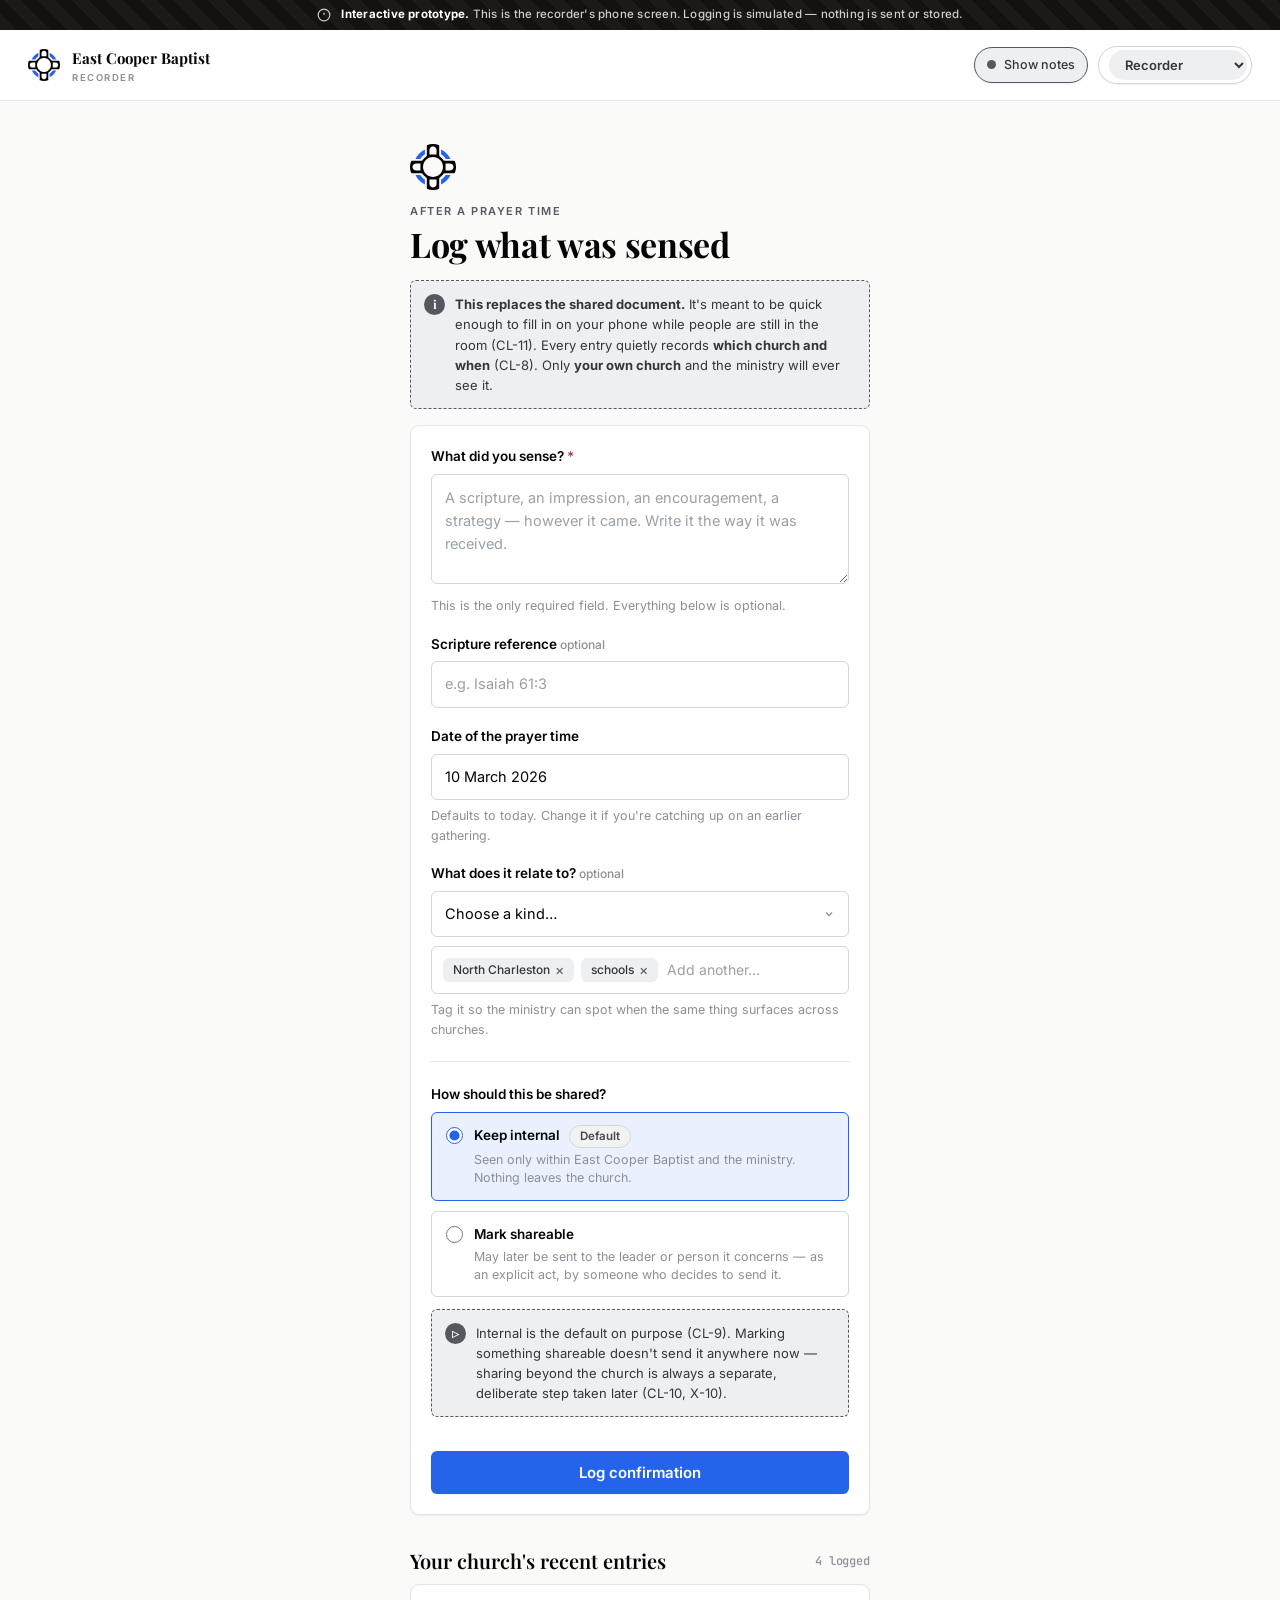
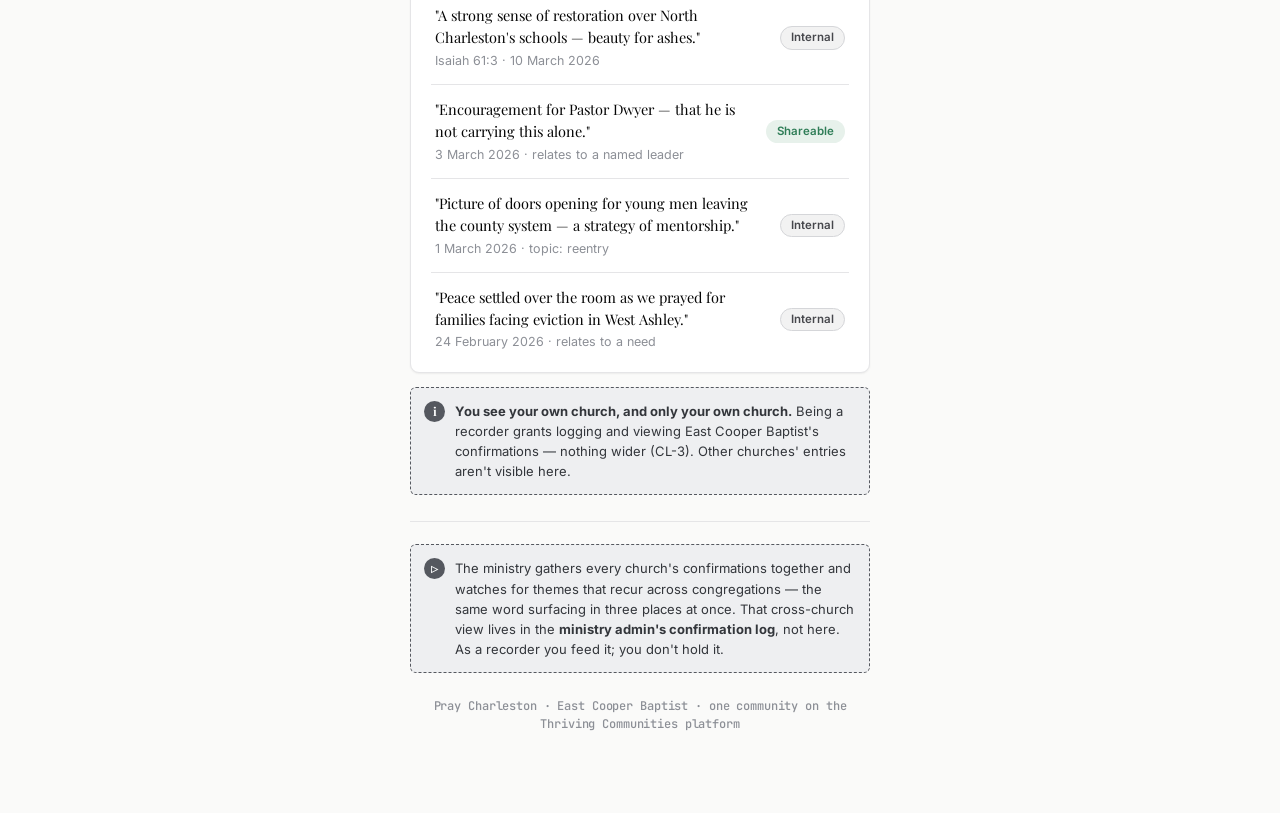
<file: recorder.html>
<!DOCTYPE html>
<html lang="en">
<head>
<meta charset="utf-8">
<meta name="viewport" content="width=device-width, initial-scale=1">
<meta name="robots" content="noindex, nofollow">
<title>Log a Confirmation — Pray Charleston</title>
<link rel="stylesheet" href="assets/app.css">
<style>
  /* Phone-frame layout — this screen is designed to be filled on a phone,
     right after a prayer time, while people are still in the room (CL-11). */
  .rec-wrap { flex:1; display:grid; place-items:start center; padding:26px 16px 80px; }
  .rec-col  { width:min(460px, 100%); }

  .rec-top .brand__mark { width:32px; height:32px; font-size:17px; }
  .rec-top .right { display:flex; align-items:center; gap:10px; }
  .rec-top .persona { padding:3px 4px 3px 10px; }
  .rec-top .persona__label { display:none; }

  /* tag input feel — chips sitting inside a field-like tray */
  .tagtray {
    display:flex; flex-wrap:wrap; gap:7px; align-items:center;
    background:var(--surface); border:1px solid var(--line-strong);
    border-radius:var(--r-sm); padding:9px 11px;
  }
  .tagtray .tag { padding:5px 10px; }
  .tagtray .tag button { border:none; background:none; cursor:pointer; color:var(--amethyst-deep); font-size:14px; line-height:1; padding:0; opacity:.7; }
  .tagtray .tag button:hover { opacity:1; }
  .tagtray input {
    border:none; outline:none; background:none; flex:1; min-width:110px;
    font-size:14px; padding:3px 2px; color:var(--ink);
  }
  .tagtray input::placeholder { color:#9AA0A6; }

  /* sharing choice — two .check cards, radio-style */
  .share-choice { display:flex; flex-direction:column; gap:10px; }

  .excerpt { font-family:var(--serif); font-size:14.5px; color:var(--ink); line-height:1.5; }
  .rec-hero-mk {
    width:46px; height:46px; display:inline-block;
    background:url(assets/icon_mark_color.svg) center/contain no-repeat;
    color:transparent; font-size:0; margin-bottom:14px;
  }

  @media (max-width:420px) {
    .rec-top { padding:12px 16px; }
    .rec-top .brand__sub { display:none; }
  }
</style>
</head>
<body class="notes-on">
<div class="simbar">
  <svg viewBox="0 0 24 24" fill="none" stroke="currentColor" stroke-width="2"><circle cx="12" cy="12" r="10"/><path d="M12 8v4M12 16h.01"/></svg>
  <span><b>Interactive prototype.</b> This is the recorder's phone screen. Logging is simulated — nothing is sent or stored.</span>
</div>

<div class="public-shell">
  <!-- Top bar (lighter public chrome, not the admin sidebar) -->
  <div class="public-top rec-top">
    <div class="brand__mark">✦</div>
    <div>
      <div style="font-family:var(--serif);font-weight:700;font-size:15px;">East Cooper Baptist</div>
      <div class="brand__sub" style="font:600 9.5px/1 var(--sans);letter-spacing:.16em;text-transform:uppercase;color:var(--ink-faint);margin-top:3px;">Recorder</div>
    </div>
    <div class="right">
      <label class="notes-toggle" data-notes-toggle role="button" aria-pressed="true">
        <span class="dot"></span> Show notes
      </label>
      <div class="persona">
        <select data-persona aria-label="Switch persona">
          <option value="public">Public</option>
          <option value="admin">Ministry Admin</option>
          <option value="leader">Church Leader</option>
          <option value="recorder" selected>Recorder</option>
          <option value="prayer">Pray-er</option>
        </select>
      </div>
    </div>
  </div>

  <div class="rec-wrap">
    <div class="rec-col">

      <!-- 1. Heading -->
      <div class="rec-hero-mk">✦</div>
      <div class="eyebrow eyebrow--amethyst">After a prayer time</div>
      <h1 class="page-title" style="margin-top:6px;">Log what was sensed</h1>

      <div class="note" style="margin-top:16px;">
        <b>This replaces the shared document.</b> It's meant to be quick enough to fill in on your phone while people are still in the room (CL-11). Every entry quietly records <b>which church and when</b> (CL-8). Only <b>your own church</b> and the ministry will ever see it.
      </div>

      <!-- 2. The form -->
      <div class="card card--pad" style="margin-top:16px;">
        <form data-recorder-form onsubmit="return false;">

          <!-- What was sensed (required) -->
          <div class="field">
            <label class="field__label" for="sensed">What did you sense? <span style="color:var(--rose)">*</span></label>
            <textarea class="textarea" id="sensed" required
              placeholder="A scripture, an impression, an encouragement, a strategy — however it came. Write it the way it was received."></textarea>
            <div class="field__hint">This is the only required field. Everything below is optional.</div>
          </div>

          <!-- Scripture reference -->
          <div class="field">
            <label class="field__label" for="scr">Scripture reference <span class="field__opt">optional</span></label>
            <input class="input" id="scr" placeholder="e.g. Isaiah 61:3">
          </div>

          <!-- Date of the prayer time -->
          <div class="field">
            <label class="field__label" for="pdate">Date of the prayer time</label>
            <input class="input" id="pdate" value="10 March 2026" aria-label="Date of the prayer time">
            <div class="field__hint">Defaults to today. Change it if you're catching up on an earlier gathering.</div>
          </div>

          <!-- What does it relate to -->
          <div class="field">
            <label class="field__label" for="relkind">What does it relate to? <span class="field__opt">optional</span></label>
            <select class="select" id="relkind" style="margin-bottom:9px;">
              <option>Choose a kind…</option>
              <option>A region or neighborhood</option>
              <option>A topic or theme</option>
              <option>A specific need</option>
              <option>A named person or leader</option>
            </select>
            <div class="tagtray">
              <span class="tag">North Charleston <button type="button" aria-label="Remove">×</button></span>
              <span class="tag">schools <button type="button" aria-label="Remove">×</button></span>
              <input type="text" placeholder="Add another…" aria-label="Add a tag">
            </div>
            <div class="field__hint">Tag it so the ministry can spot when the same thing surfaces across churches.</div>
          </div>

          <div class="divider"></div>

          <!-- Sharing setting -->
          <div class="field" style="margin-bottom:0;">
            <label class="field__label">How should this be shared?</label>
            <div class="share-choice">
              <label class="check is-on">
                <input type="radio" name="share" checked>
                <span>
                  <span class="check__title">Keep internal <span class="pill pill--private" style="margin-left:6px;">Default</span></span>
                  <span class="check__desc">Seen only within East Cooper Baptist and the ministry. Nothing leaves the church.</span>
                </span>
              </label>
              <label class="check">
                <input type="radio" name="share">
                <span>
                  <span class="check__title">Mark shareable</span>
                  <span class="check__desc">May later be sent to the leader or person it concerns — as an explicit act, by someone who decides to send it.</span>
                </span>
              </label>
            </div>
            <div class="note note--sim" style="margin-top:12px;">
              Internal is the default on purpose (CL-9). Marking something shareable doesn't send it anywhere now — sharing beyond the church is always a separate, deliberate step taken later (CL-10, X-10).
            </div>
          </div>

          <button type="submit" class="btn btn--ministry btn--lg" style="width:100%;margin-top:20px;"
            data-action="toast:Confirmation logged">
            Log confirmation
          </button>
        </form>
      </div>

      <!-- 3. Recent entries -->
      <div class="between" style="margin-top:34px;">
        <h2 class="serif" style="font-size:20px;font-weight:600;">Your church's recent entries</h2>
        <span class="meta">4 logged</span>
      </div>

      <div class="card" style="margin-top:12px;">
        <div class="card__body" style="padding-top:6px;padding-bottom:6px;">
          <div class="rows">
            <div class="row">
              <div class="row__main">
                <div class="excerpt">"A strong sense of restoration over North Charleston's schools — beauty for ashes."</div>
                <div class="row__sub">Isaiah 61:3 · 10 March 2026</div>
              </div>
              <span class="pill pill--private">Internal</span>
            </div>
            <div class="row">
              <div class="row__main">
                <div class="excerpt">"Encouragement for Pastor Dwyer — that he is not carrying this alone."</div>
                <div class="row__sub">3 March 2026 · relates to a named leader</div>
              </div>
              <span class="pill pill--shared">Shareable</span>
            </div>
            <div class="row">
              <div class="row__main">
                <div class="excerpt">"Picture of doors opening for young men leaving the county system — a strategy of mentorship."</div>
                <div class="row__sub">1 March 2026 · topic: reentry</div>
              </div>
              <span class="pill pill--private">Internal</span>
            </div>
            <div class="row">
              <div class="row__main">
                <div class="excerpt">"Peace settled over the room as we prayed for families facing eviction in West Ashley."</div>
                <div class="row__sub">24 February 2026 · relates to a need</div>
              </div>
              <span class="pill pill--private">Internal</span>
            </div>
          </div>
        </div>
      </div>

      <div class="note" style="margin-top:14px;">
        <b>You see your own church, and only your own church.</b> Being a recorder grants logging and viewing East Cooper Baptist's confirmations — nothing wider (CL-3). Other churches' entries aren't visible here.
      </div>

      <!-- 4. Closing note -->
      <div class="divider" style="margin-top:26px;"></div>
      <div class="note note--sim">
        The ministry gathers every church's confirmations together and watches for themes that recur across congregations — the same word surfacing in three places at once. That cross-church view lives in the <b>ministry admin's confirmation log</b>, not here. As a recorder you feed it; you don't hold it.
      </div>

      <p class="meta" style="text-align:center;margin-top:24px;">
        Pray Charleston · East Cooper Baptist · one community on the Thriving Communities platform
      </p>

    </div>
  </div>
</div>

<script src="assets/app.js"></script>
</body>
</html>
</file>
<file: assets/app.css>
/* ============================================================================
   Pray Charleston — Prayer Ministry Module · Prototype design system
   Thriving Communities platform · Charleston United (example tenant)
   Static simulation. No backend.
   ========================================================================= */

@import url('https://fonts.googleapis.com/css2?family=Playfair+Display:ital,wght@0,500;0,600;0,700;0,800;1,500;1,600&family=Inter:wght@400;500;600;700&family=JetBrains+Mono:wght@400;500;600&display=swap');

/* ---- Tokens ------------------------------------------------------------- */
:root {
  /* Charleston United tenant brand — Void / Paper / Stone / Concrete + Klein Blue.
     Klein Blue is the only loud colour; used for actions, active states and energy
     marks. Accent washes/statuses run neutral so the blue stays deliberate. */
  --ink:        #050505;   /* Void — text, structure */
  --ink-soft:   #46474C;   /* secondary body */
  --ink-faint:  #8C8F96;   /* Concrete-ish — meta, timestamps, muted */

  --paper:      #FAFAF9;   /* Stone Light — page background */
  --vellum:     #F2F2F2;   /* Paper — panels */
  --vellum-edge:#E3E3E4;
  --line:       #E5E5E7;
  --line-strong:#D5D6D9;
  --surface:    #FFFFFF;

  /* "accent" hue now runs NEUTRAL (grayscale) — was the violet ministry hue */
  --amethyst:      #55585F;
  --amethyst-deep: #33363B;
  --amethyst-wash: #EEEFF1;

  /* Klein Blue — the one energy colour */
  --klein:      #2563EB;
  --klein-deep: #1D4FD7;
  --klein-wash: #EAF0FE;

  /* austere ink accent for the printed artifacts (was gilt/brass) */
  --gilt:       #050505;

  --sage:       #2F7D57;
  --sage-wash:  #E7F1EB;
  --amber:      #9A6B1B;
  --amber-wash: #F6EDD9;
  --rose:       #B03A4B;
  --rose-wash:  #F7E7EA;

  --shadow-sm: 0 1px 2px rgba(5,5,5,.06);
  --shadow:    0 2px 8px rgba(5,5,5,.08), 0 1px 2px rgba(5,5,5,.04);
  --shadow-lg: 0 16px 40px rgba(5,5,5,.16);

  --r-sm: 6px;
  --r:    9px;
  --r-lg: 14px;

  --serif: 'Playfair Display', Georgia, 'Times New Roman', serif;
  --sans:  'Inter', system-ui, -apple-system, 'Segoe UI', Roboto, sans-serif;
  --mono:  'JetBrains Mono', ui-monospace, 'SF Mono', Menlo, monospace;

  --sidebar-w: 258px;
  --topbar-h: 60px;
}

/* ---- Reset -------------------------------------------------------------- */
*, *::before, *::after { box-sizing: border-box; }
* { margin: 0; }
html { -webkit-text-size-adjust: 100%; scroll-behavior: smooth; }
body {
  font-family: var(--sans);
  background: var(--paper);
  color: var(--ink);
  line-height: 1.55;
  font-size: 15px;
  -webkit-font-smoothing: antialiased;
  text-rendering: optimizeLegibility;
}
img, svg { display: block; max-width: 100%; }
button, input, select, textarea { font: inherit; color: inherit; }
a { color: inherit; text-decoration: none; }
h1,h2,h3,h4 { line-height: 1.15; font-weight: 600; }

/* ---- Utility type ------------------------------------------------------- */
.eyebrow {
  font: 600 11px/1.4 var(--sans);
  letter-spacing: .14em;
  text-transform: uppercase;
  color: var(--ink-faint);
}
.eyebrow--amethyst { color: var(--amethyst); }
.meta { font: 500 12px/1.5 var(--mono); color: var(--ink-faint); letter-spacing: -.01em; }
.serif { font-family: var(--serif); }
.muted { color: var(--ink-faint); }
.soft  { color: var(--ink-soft); }

/* ============================================================================
   APP SHELL
   ========================================================================= */
.app { display: grid; grid-template-columns: var(--sidebar-w) 1fr; min-height: 100vh; }

/* ---- Sidebar ------------------------------------------------------------ */
.sidebar {
  background: linear-gradient(178deg, #1C1917 0%, #050505 100%);
  color: #E7E6E3;
  display: flex; flex-direction: column;
  position: sticky; top: 0; height: 100vh;
  border-right: 1px solid #262322;
}
.brand {
  display: flex; align-items: center; gap: 11px;
  padding: 18px 20px 16px;
  border-bottom: 1px solid rgba(255,255,255,.07);
}
.brand__mark {
  width: 34px; height: 34px; flex: none;
  background: url(icon_mark_color.svg) center/contain no-repeat;
  color: transparent; /* hides the fallback glyph in the markup */
  border-radius: 0; box-shadow: none;
}
.sidebar .brand__mark { background-image: url(icon_mark_white.svg); }
.brand__name { font-family: var(--serif); font-weight: 700; font-size: 16px; letter-spacing: -.02em; color: #fff; }
.brand__sub  { font: 600 9.5px/1 var(--sans); letter-spacing: .16em; text-transform: uppercase; color: #9CA3AF; margin-top: 3px; }

.nav { flex: 1; overflow-y: auto; padding: 14px 12px 20px; }
.nav__group { margin-bottom: 6px; }
.nav__label {
  font: 600 10px/1 var(--sans); letter-spacing: .15em; text-transform: uppercase;
  color: #7C7A77; padding: 14px 10px 7px;
}
.nav__item {
  display: flex; align-items: center; gap: 10px;
  padding: 8px 11px; border-radius: 7px; margin: 1px 0;
  color: #C6C4C0; font-size: 13.5px; font-weight: 500;
  cursor: pointer; transition: background .14s, color .14s;
}
.nav__item svg { width: 17px; height: 17px; flex: none; opacity: .78; }
.nav__item:hover { background: rgba(255,255,255,.06); color: #fff; }
.nav__item.is-active { background: rgba(37,99,235,.20); color: #fff; box-shadow: inset 2px 0 0 var(--klein); }
.nav__item.is-active svg { opacity: 1; }
.nav__badge {
  margin-left: auto; font: 600 10.5px/1 var(--mono);
  background: var(--klein); color:#fff; padding: 3px 6px; border-radius: 20px;
}
.nav__foot { padding: 12px 16px; border-top: 1px solid rgba(255,255,255,.07); font-size: 11px; color: #7C7A77; }

/* ---- Topbar ------------------------------------------------------------- */
.main { display: flex; flex-direction: column; min-width: 0; }
.topbar {
  height: var(--topbar-h); position: sticky; top: 0; z-index: 30;
  background: rgba(251,250,247,.86); backdrop-filter: blur(10px);
  border-bottom: 1px solid var(--line);
  display: flex; align-items: center; gap: 14px; padding: 0 26px;
}
.topbar__crumb { font-size: 13px; color: var(--ink-faint); }
.topbar__crumb b { color: var(--ink); font-weight: 600; }
.topbar__spacer { flex: 1; }

.persona {
  display: flex; align-items: center; gap: 9px;
  background: var(--surface); border: 1px solid var(--line-strong);
  border-radius: 40px; padding: 4px 5px 4px 12px; box-shadow: var(--shadow-sm);
}
.persona__label { font: 600 10px/1 var(--sans); letter-spacing: .1em; text-transform: uppercase; color: var(--ink-faint); }
.persona select {
  border: none; background: var(--amethyst-wash); color: var(--amethyst-deep);
  font-weight: 600; font-size: 13px; border-radius: 30px; padding: 6px 12px; cursor: pointer;
}
.persona select:focus-visible { outline: 2px solid var(--klein); outline-offset: 1px; }

.notes-toggle {
  display: flex; align-items: center; gap: 8px; cursor: pointer;
  font-size: 12.5px; font-weight: 500; color: var(--ink-soft);
  border: 1px solid var(--line-strong); background: var(--surface);
  padding: 7px 12px; border-radius: 40px; box-shadow: var(--shadow-sm);
}
.notes-toggle .dot { width: 9px; height: 9px; border-radius: 50%; background: var(--line-strong); transition: background .15s; }
body.notes-on .notes-toggle { border-color: var(--amethyst); color: var(--amethyst-deep); background: var(--amethyst-wash); }
body.notes-on .notes-toggle .dot { background: var(--amethyst); }

/* ---- Sim banner --------------------------------------------------------- */
.simbar {
  display: flex; align-items: center; gap: 10px; justify-content: center;
  background: repeating-linear-gradient(45deg, #1C1917, #1C1917 12px, #141210 12px, #141210 24px);
  color: #CFCDC9; font-size: 11.5px; font-weight: 500; letter-spacing: .02em;
  padding: 6px 16px; text-align: center;
}
.simbar b { color: #fff; }
.simbar svg { width: 14px; height: 14px; }

/* ---- Content ------------------------------------------------------------ */
.content { padding: 28px 30px 60px; max-width: 1180px; width: 100%; }
.content--narrow { max-width: 820px; }

.page-head { margin-bottom: 22px; }
.page-title { font-family: var(--serif); font-weight: 700; font-size: clamp(26px, 3.2vw, 34px); letter-spacing: -.01em; }
.page-sub { color: var(--ink-soft); font-size: 15px; margin-top: 6px; max-width: 66ch; }
.page-head-row { display: flex; align-items: flex-end; justify-content: space-between; gap: 20px; flex-wrap: wrap; }

.section { margin-top: 30px; scroll-margin-top: 78px; }
.section__head { display: flex; align-items: baseline; justify-content: space-between; gap: 14px; margin-bottom: 13px; }
.section__title { font-family: var(--serif); font-size: 21px; font-weight: 600; }

/* ============================================================================
   COMPONENTS
   ========================================================================= */

/* ---- Buttons ------------------------------------------------------------ */
.btn {
  display: inline-flex; align-items: center; justify-content: center; gap: 8px;
  font: 600 13.5px/1 var(--sans); cursor: pointer;
  padding: 10px 16px; border-radius: var(--r-sm); border: 1px solid transparent;
  transition: background .14s, border-color .14s, transform .05s, box-shadow .14s;
  white-space: nowrap;
}
.btn:active { transform: translateY(1px); }
.btn svg { width: 16px; height: 16px; }
.btn--primary { background: var(--klein); color: #fff; box-shadow: var(--shadow-sm); }
.btn--primary:hover { background: var(--klein-deep); }
.btn--ministry { background: var(--klein); color: #fff; box-shadow: var(--shadow-sm); }
.btn--ministry:hover { background: var(--klein-deep); }
.btn--ghost { background: var(--surface); border-color: var(--line-strong); color: var(--ink); }
.btn--ghost:hover { border-color: var(--ink-faint); background: var(--vellum); }
.btn--quiet { background: transparent; color: var(--ink-soft); padding: 8px 10px; }
.btn--quiet:hover { background: var(--vellum); color: var(--ink); }
.btn--danger { background: var(--surface); border-color: var(--rose); color: var(--rose); }
.btn--danger:hover { background: var(--rose-wash); }
.btn--sm { padding: 7px 12px; font-size: 12.5px; }
.btn--lg { padding: 13px 22px; font-size: 15px; }
.btn:focus-visible { outline: 2px solid var(--klein); outline-offset: 2px; }

/* ---- Cards -------------------------------------------------------------- */
.card {
  background: var(--surface); border: 1px solid var(--line);
  border-radius: var(--r); box-shadow: var(--shadow-sm);
}
.card--pad { padding: 20px; }
.card__head { padding: 16px 20px; border-bottom: 1px solid var(--line); display: flex; align-items: center; justify-content: space-between; gap: 12px; }
.card__title { font-weight: 600; font-size: 15px; }
.card__body { padding: 20px; }

.grid { display: grid; gap: 16px; }
.grid--2 { grid-template-columns: repeat(2, 1fr); }
.grid--3 { grid-template-columns: repeat(3, 1fr); }
.grid--4 { grid-template-columns: repeat(4, 1fr); }

/* ---- Stat tiles --------------------------------------------------------- */
.stat { background: var(--surface); border: 1px solid var(--line); border-radius: var(--r); padding: 16px 18px; }
.stat__label { font: 600 11px/1 var(--sans); letter-spacing: .1em; text-transform: uppercase; color: var(--ink-faint); }
.stat__value { font-family: var(--serif); font-weight: 700; font-size: 30px; margin-top: 9px; letter-spacing: -.01em; }
.stat__value small { font-size: 15px; color: var(--ink-faint); font-family: var(--sans); font-weight: 500; }
.stat__delta { font: 500 12px/1 var(--mono); margin-top: 7px; display: inline-flex; align-items: center; gap: 5px; }
.stat__delta.up { color: var(--sage); }
.stat__delta.down { color: var(--rose); }
.stat__delta.good { color: var(--sage); }
.stat__delta.flat { color: var(--ink-faint); }

/* ---- Pills / badges ----------------------------------------------------- */
.pill {
  display: inline-flex; align-items: center; gap: 6px;
  font: 600 11.5px/1 var(--sans); padding: 5px 10px; border-radius: 30px;
  border: 1px solid transparent; white-space: nowrap;
}
.pill .pdot { width: 7px; height: 7px; border-radius: 50%; background: currentColor; }
.pill--new     { background: var(--klein-wash);   color: var(--klein-deep); }
.pill--praying { background: var(--amethyst-wash); color: var(--amethyst-deep); }
.pill--answered{ background: var(--sage-wash);     color: var(--sage); }
.pill--archived{ background: var(--vellum);        color: var(--ink-faint); }
.pill--urgent  { background: var(--amber-wash);    color: var(--amber); }
.pill--private { background: var(--vellum);        color: var(--ink-soft); border-color: var(--line-strong); }
.pill--shared  { background: var(--sage-wash);     color: var(--sage); }
.pill--quiet   { background: var(--rose-wash);     color: var(--rose); }
.pill--active  { background: var(--sage-wash);     color: var(--sage); }
.pill--outline { background: transparent; border-color: var(--line-strong); color: var(--ink-soft); }

.tag { display:inline-flex; align-items:center; gap:5px; font:500 12px/1 var(--sans); color: var(--amethyst-deep); background: var(--amethyst-wash); padding: 4px 9px; border-radius: 6px; }

/* ---- Tables ------------------------------------------------------------- */
.table { width: 100%; border-collapse: collapse; font-size: 13.5px; }
.table th {
  text-align: left; font: 600 10.5px/1 var(--sans); letter-spacing: .1em; text-transform: uppercase;
  color: var(--ink-faint); padding: 11px 14px; border-bottom: 1px solid var(--line-strong); white-space: nowrap;
}
.table td { padding: 13px 14px; border-bottom: 1px solid var(--line); vertical-align: middle; }
.table tr:last-child td { border-bottom: none; }
.table tbody tr { transition: background .12s; }
.table tbody tr:hover { background: var(--vellum); }
.table .row-click { cursor: pointer; }
.table-wrap { overflow-x: auto; border: 1px solid var(--line); border-radius: var(--r); background: var(--surface); box-shadow: var(--shadow-sm); }

/* ---- Avatar ------------------------------------------------------------- */
.avatar {
  width: 34px; height: 34px; border-radius: 50%; flex: none;
  display: grid; place-items: center; font: 600 13px/1 var(--sans);
  background: var(--amethyst-wash); color: var(--amethyst-deep);
}
.avatar--sm { width: 27px; height: 27px; font-size: 11px; }
.who { display: flex; align-items: center; gap: 10px; }
.who__name { font-weight: 600; font-size: 13.5px; }
.who__meta { font-size: 12px; color: var(--ink-faint); }

/* ---- Forms -------------------------------------------------------------- */
.field { margin-bottom: 18px; }
.field__label { display: block; font-weight: 600; font-size: 13.5px; margin-bottom: 7px; }
.field__hint { font-size: 12.5px; color: var(--ink-faint); margin-top: 6px; }
.field__opt { font-weight: 500; color: var(--ink-faint); font-size: 12px; }
.input, .textarea, .select {
  width: 100%; background: var(--surface); border: 1px solid var(--line-strong);
  border-radius: var(--r-sm); padding: 11px 13px; font-size: 14.5px; color: var(--ink);
  transition: border-color .14s, box-shadow .14s;
}
.input::placeholder, .textarea::placeholder { color: #9AA0A6; }
.input:focus, .textarea:focus, .select:focus { outline: none; border-color: var(--klein); box-shadow: 0 0 0 3px var(--klein-wash); }
.textarea { resize: vertical; min-height: 110px; line-height: 1.6; }
.select { appearance: none; background-image: url("data:image/svg+xml,%3Csvg xmlns='http://www.w3.org/2000/svg' width='12' height='12' viewBox='0 0 24 24' fill='none' stroke='%238C8F96' stroke-width='2.5'%3E%3Cpath d='M6 9l6 6 6-6'/%3E%3C/svg%3E"); background-repeat: no-repeat; background-position: right 13px center; padding-right: 36px; cursor: pointer; }

.check { display: flex; gap: 11px; align-items: flex-start; padding: 12px 14px; border: 1px solid var(--line-strong); border-radius: var(--r-sm); cursor: pointer; background: var(--surface); transition: border-color .14s, background .14s; }
.check:hover { border-color: var(--ink-faint); }
.check input { margin-top: 2px; width: 17px; height: 17px; accent-color: var(--klein); flex: none; }
.check__title { display: block; font-weight: 600; font-size: 13.5px; }
.check__desc { display: block; font-size: 12.5px; color: var(--ink-faint); margin-top: 3px; line-height: 1.45; }
.check.is-on { border-color: var(--klein); background: var(--klein-wash); }

.seg { display: inline-flex; background: var(--vellum); border: 1px solid var(--line-strong); border-radius: 8px; padding: 3px; gap: 2px; }
.seg button { border: none; background: transparent; padding: 7px 14px; border-radius: 6px; font-weight: 600; font-size: 13px; color: var(--ink-soft); cursor: pointer; }
.seg button.is-on { background: var(--surface); color: var(--ink); box-shadow: var(--shadow-sm); }

/* ---- Tabs --------------------------------------------------------------- */
.tabs { display: flex; gap: 3px; border-bottom: 1px solid var(--line-strong); margin-bottom: 20px; }
.tab { padding: 11px 15px; font-weight: 600; font-size: 13.5px; color: var(--ink-faint); cursor: pointer; border-bottom: 2px solid transparent; margin-bottom: -1px; }
.tab:hover { color: var(--ink); }
.tab.is-on { color: var(--klein-deep); border-bottom-color: var(--klein); }

/* ---- Annotation notes (client explainers) ------------------------------- */
.note {
  display: none;
  position: relative;
  border: 1px dashed var(--amethyst);
  background: linear-gradient(0deg, var(--amethyst-wash), var(--amethyst-wash));
  border-radius: var(--r-sm);
  padding: 13px 15px 13px 44px;
  margin: 14px 0;
  font-size: 13px; line-height: 1.55; color: var(--amethyst-deep);
}
.note::before {
  content: "i";
  position: absolute; left: 13px; top: 13px;
  width: 21px; height: 21px; border-radius: 50%;
  background: var(--amethyst); color: #fff;
  font: 700 12px/21px var(--serif); text-align: center;
}
.note b { font-weight: 700; }
.note--sim::before { content: "▷"; font-size: 9px; }
body.notes-on .note { display: block; }
/* margin note variant sits to the side on wide screens */
.note code { font: 500 12px var(--mono); background: rgba(37,99,235,.10); padding: 1px 5px; border-radius: 4px; }

/* ---- Drawer ------------------------------------------------------------- */
.scrim { position: fixed; inset: 0; background: rgba(5,5,5,.45); backdrop-filter: blur(2px); opacity: 0; pointer-events: none; transition: opacity .2s; z-index: 60; }
.scrim.is-open { opacity: 1; pointer-events: auto; }
.drawer {
  position: fixed; top: 0; right: 0; height: 100vh; width: min(560px, 94vw);
  background: var(--paper); box-shadow: var(--shadow-lg); z-index: 70;
  transform: translateX(100%); transition: transform .26s cubic-bezier(.4,0,.2,1);
  display: flex; flex-direction: column;
}
.drawer.is-open { transform: none; }
.drawer__head { padding: 20px 24px; border-bottom: 1px solid var(--line); display: flex; align-items: flex-start; justify-content: space-between; gap: 14px; }
.drawer__body { padding: 22px 24px; overflow-y: auto; flex: 1; }
.drawer__foot { padding: 16px 24px; border-top: 1px solid var(--line); display: flex; gap: 10px; justify-content: flex-end; background: var(--surface); }
.iconbtn { width: 34px; height: 34px; border-radius: 8px; border: 1px solid var(--line-strong); background: var(--surface); display: grid; place-items: center; cursor: pointer; color: var(--ink-soft); }
.iconbtn:hover { background: var(--vellum); color: var(--ink); }

/* ---- Modal -------------------------------------------------------------- */
.modal { position: fixed; inset: 0; z-index: 70; display: grid; place-items: center; padding: 24px; opacity: 0; pointer-events: none; transition: opacity .2s; }
.modal.is-open { opacity: 1; pointer-events: auto; }
.modal__card { background: var(--paper); border-radius: var(--r-lg); box-shadow: var(--shadow-lg); width: min(540px, 96vw); max-height: 90vh; overflow: hidden; display: flex; flex-direction: column; transform: translateY(8px) scale(.99); transition: transform .2s; }
.modal.is-open .modal__card { transform: none; }
.modal__head { padding: 20px 24px; border-bottom: 1px solid var(--line); }
.modal__body { padding: 22px 24px; overflow-y: auto; }
.modal__foot { padding: 16px 24px; border-top: 1px solid var(--line); display: flex; gap: 10px; justify-content: flex-end; background: var(--surface); }

/* ---- Toast -------------------------------------------------------------- */
.toast-wrap { position: fixed; bottom: 24px; left: 50%; transform: translateX(-50%); z-index: 90; display: flex; flex-direction: column; gap: 10px; align-items: center; }
.toast {
  display: flex; align-items: center; gap: 11px;
  background: var(--ink); color: #fff; padding: 12px 18px; border-radius: 40px;
  box-shadow: var(--shadow-lg); font-size: 13.5px; font-weight: 500;
  animation: toast-in .3s cubic-bezier(.2,.8,.2,1);
}
.toast svg { width: 17px; height: 17px; color: #9BE3B0; }
@keyframes toast-in { from { opacity: 0; transform: translateY(14px); } }

/* ---- Paper artifact (the signature: guide + prayer sheet) --------------- */
.paper-doc {
  background: var(--surface);
  border: 1px solid var(--line-strong);
  border-radius: 3px;
  box-shadow: var(--shadow);
  padding: 44px 52px;
  position: relative;
  max-width: 640px;
}
.paper-doc::before {
  content: ""; position: absolute; left: 0; top: 0; bottom: 0; width: 3px;
  background: var(--klein); border-radius: 3px 0 0 3px;
}
.paper-doc__kicker { font: 600 11px/1 var(--sans); letter-spacing: .22em; text-transform: uppercase; color: var(--gilt); text-align: center; }
.paper-doc__title { font-family: var(--serif); font-weight: 700; font-size: 30px; text-align: center; margin: 10px 0 6px; letter-spacing: -.01em; }
.paper-doc__rule { width: 54px; height: 2px; background: var(--gilt); margin: 14px auto; }
.paper-doc h4 { font-family: var(--serif); font-size: 18px; font-weight: 600; margin: 22px 0 8px; }
.paper-doc p { color: var(--ink-soft); margin-bottom: 12px; line-height: 1.7; }
.paper-doc .verse { font-family: var(--serif); font-style: italic; font-size: 17px; color: var(--ink); border-left: 2px solid var(--gilt); padding-left: 16px; margin: 16px 0; }
.paper-doc .verse cite { display: block; font-style: normal; font-size: 12px; letter-spacing: .1em; text-transform: uppercase; color: var(--gilt); margin-top: 6px; font-family: var(--sans); font-weight: 600; }

/* ---- Focus cycle (weekly rotation) -------------------------------------- */
.cycle { display: grid; grid-template-columns: repeat(4, 1fr); gap: 12px; }
.cycle__wk { border: 1px solid var(--line); border-radius: var(--r); background: var(--surface); padding: 15px; position: relative; overflow: hidden; }
.cycle__wk.is-current { border-color: var(--klein); box-shadow: 0 0 0 3px var(--klein-wash); }
.cycle__n { font: 600 10px/1 var(--sans); letter-spacing: .14em; text-transform: uppercase; color: var(--ink-faint); }
.cycle__region { font-family: var(--serif); font-size: 18px; font-weight: 600; margin: 8px 0 3px; }
.cycle__way { font-size: 12.5px; color: var(--amethyst-deep); font-weight: 500; }
.cycle__wk.is-current::after { content: "This week"; position: absolute; top: 10px; right: -26px; transform: rotate(45deg); background: var(--klein); color: #fff; font: 600 9px/1 var(--sans); letter-spacing: .1em; text-transform: uppercase; padding: 4px 30px; }

/* ---- Timeline / list rows ---------------------------------------------- */
.rows { display: flex; flex-direction: column; }
.row { display: flex; align-items: center; gap: 14px; padding: 14px 4px; border-bottom: 1px solid var(--line); }
.row:last-child { border-bottom: none; }
.row__main { flex: 1; min-width: 0; }
.row__title { font-weight: 600; font-size: 14px; }
.row__sub { font-size: 12.5px; color: var(--ink-faint); margin-top: 2px; }

/* ---- Empty state -------------------------------------------------------- */
.empty { text-align: center; padding: 48px 24px; }
.empty__icon { width: 52px; height: 52px; border-radius: 14px; background: var(--amethyst-wash); color: var(--amethyst); display: grid; place-items: center; margin: 0 auto 16px; }
.empty__title { font-family: var(--serif); font-size: 20px; font-weight: 600; }
.empty__text { color: var(--ink-soft); max-width: 42ch; margin: 8px auto 18px; font-size: 14px; }

/* ---- Progress / meter --------------------------------------------------- */
.meter { height: 8px; background: var(--vellum); border-radius: 20px; overflow: hidden; }
.meter__fill { height: 100%; border-radius: 20px; background: var(--amethyst); }
.meter__fill.sage { background: var(--sage); }
.meter__fill.amber { background: var(--amber); }

/* ---- Misc --------------------------------------------------------------- */
.divider { height: 1px; background: var(--line); margin: 22px 0; border: none; }
.stack > * + * { margin-top: 14px; }
.inline { display: flex; align-items: center; gap: 10px; flex-wrap: wrap; }
.between { display: flex; align-items: center; justify-content: space-between; gap: 14px; }
.right { margin-left: auto; }

/* ============================================================================
   PUBLIC (no-login) pages — lighter chrome
   ========================================================================= */
.public-shell { min-height: 100vh; display: flex; flex-direction: column; }
.public-top { display: flex; align-items: center; gap: 12px; flex-wrap: wrap; padding: 16px 28px; border-bottom: 1px solid var(--line); background: var(--surface); }
.public-wrap { flex: 1; display: grid; place-items: start center; padding: 40px 20px 70px; }

/* ============================================================================
   RESPONSIVE
   ========================================================================= */
@media (max-width: 1160px) {
  /* collapse 3- and 4-up grids early: the 258px sidebar eats content width */
  .grid--4, .grid--3 { grid-template-columns: repeat(2,1fr); }
  .cycle { grid-template-columns: repeat(2,1fr); }
}
@media (max-width: 1024px) {
  /* inline two-column grids (dashboard, guide, charleston) collapse to one */
  .content .grid[style*="fr"] { grid-template-columns: 1fr !important; }
}
@media (max-width: 860px) {
  .app { grid-template-columns: 1fr; }
  .sidebar { position: fixed; z-index: 80; width: 278px; transform: translateX(-100%); transition: transform .24s; }
  .sidebar.is-open { transform: none; }
  .menu-btn { display: grid !important; }
  .grid--2, .grid--3 { grid-template-columns: 1fr; }
  .content { padding: 22px 18px 50px; }
  .paper-doc { padding: 30px 24px; }
}
.menu-btn { display: none; width: 36px; height: 36px; border-radius: 8px; border: 1px solid var(--line-strong); background: var(--surface); place-items: center; cursor: pointer; }

@media (max-width: 560px) {
  .grid--4 { grid-template-columns: 1fr; }
  .cycle { grid-template-columns: 1fr; }
  .page-title { font-size: 24px; }
}

/* ---- Accessibility ------------------------------------------------------ */
:focus-visible { outline: 2px solid var(--klein); outline-offset: 2px; }
@media (prefers-reduced-motion: reduce) {
  * { animation-duration: .01ms !important; transition-duration: .01ms !important; scroll-behavior: auto !important; }
}

/* ---- Print (guides, prayer sheets, reports) ----------------------------- */
@media print {
  .sidebar, .topbar, .simbar, .note, .drawer, .scrim, .modal, .toast-wrap, .no-print { display: none !important; }
  .app { display: block; }
  .content { padding: 0; max-width: none; }
  .paper-doc { box-shadow: none; border: none; max-width: none; padding: 0; }
  body { background: #fff; }
}
</file>
